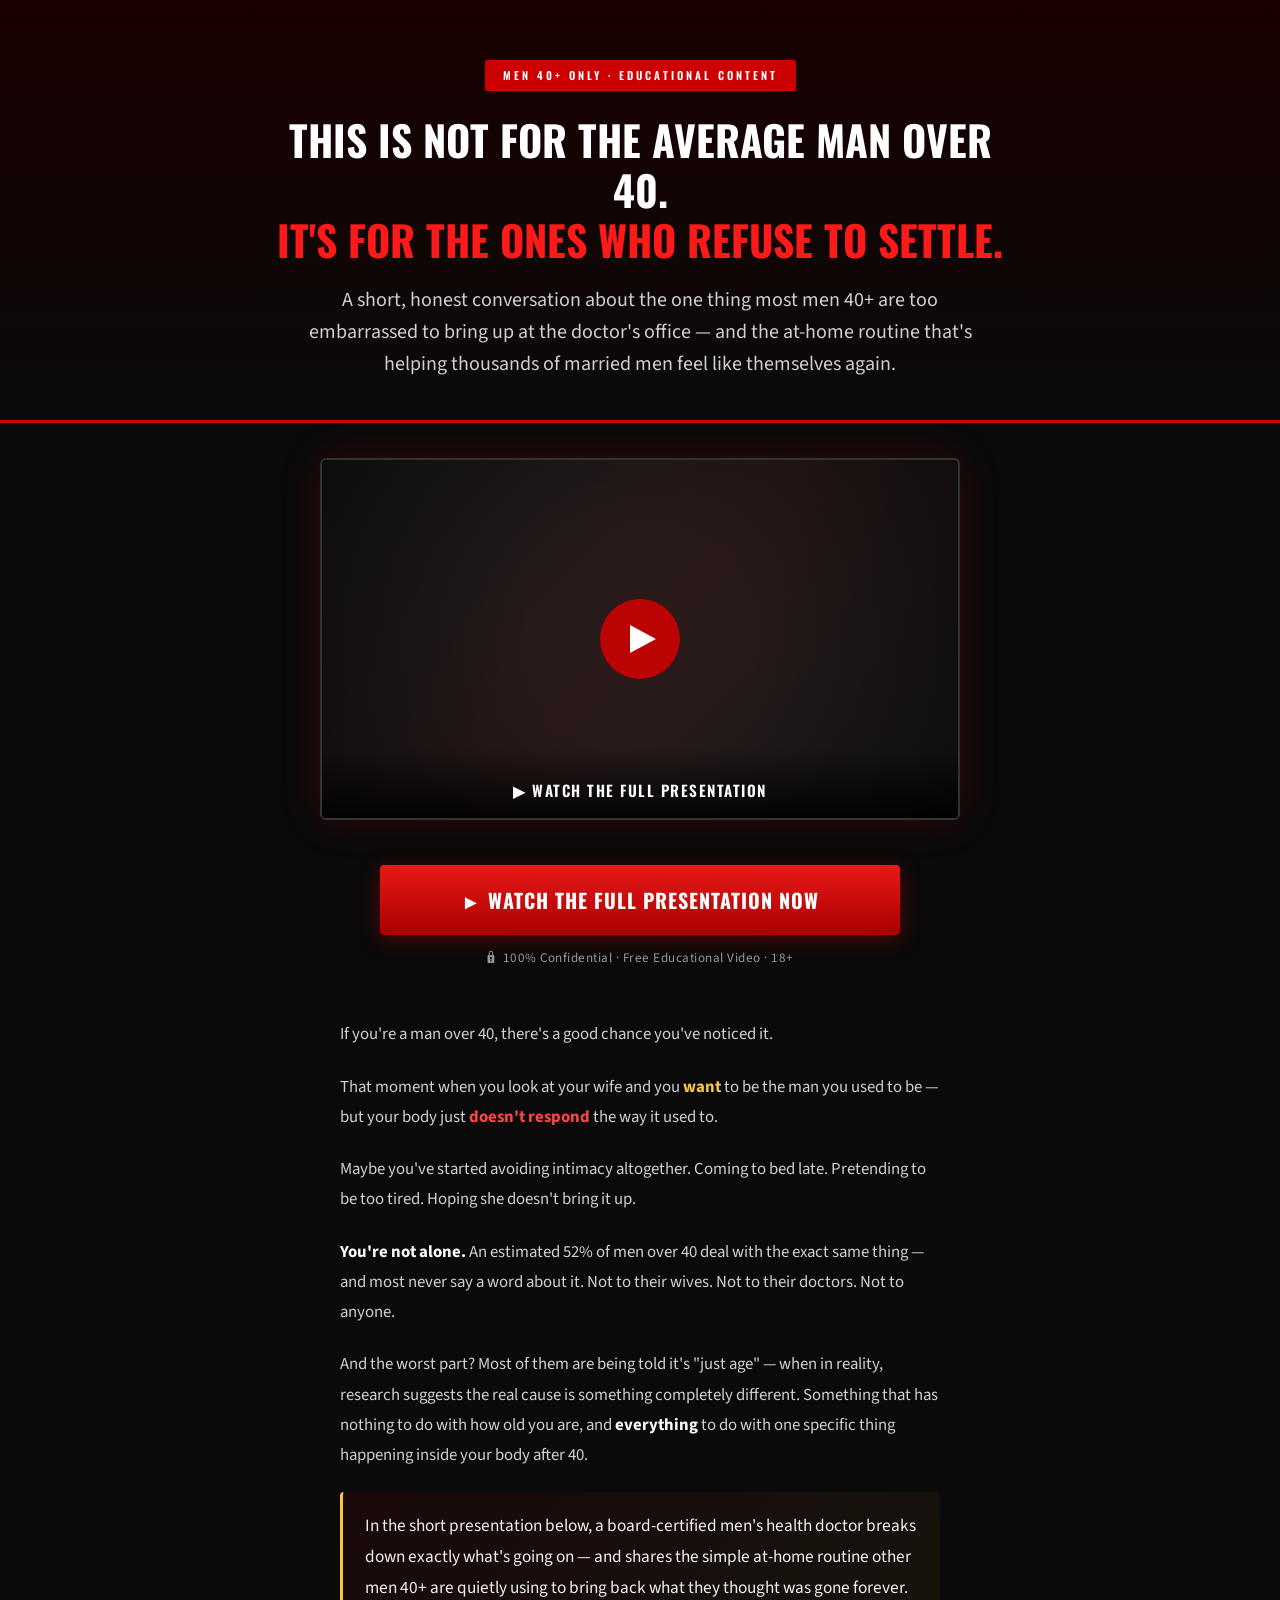
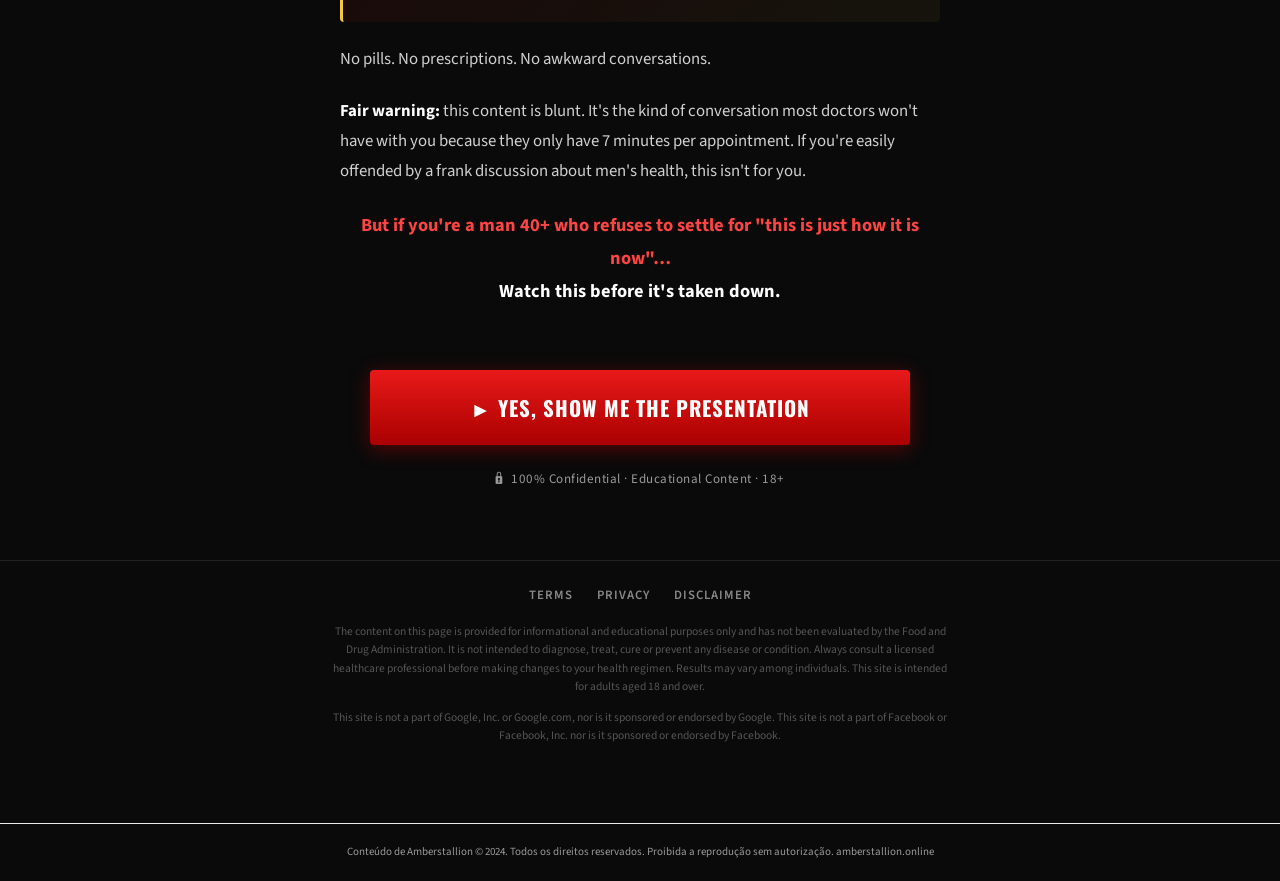
<file: pshorse/index.html>
<!-- b294c1c85d1c0dae -->
<!DOCTYPE html>
<html lang="en">
<head>
  <meta charset="utf-8">
  <title>For Men Over 40 Who Refuse To Settle · Amberstallion</title>
  <meta name="viewport" content="width=device-width, initial-scale=1.0">
  
  
  <link rel="preconnect" href="https://fonts.googleapis.com">
  <link rel="preconnect" href="https://fonts.gstatic.com" crossorigin>
  <link href="https://fonts.googleapis.com/css2?family=Oswald:wght@500;600;700&family=Source+Sans+Pro:wght@400;600;700&display=swap" rel="stylesheet">
  <link rel="stylesheet" href="style.css">

<link rel="canonical" href="https://amberstallion.online/">
<meta name="description" content="Visite amberstallion.online e acesse conteúdo original. Informações detalhadas e atualizadas sobre este assunto.">
<meta name="robots" content="index, follow, max-snippet:-1, max-image-preview:large">
<meta property="og:type" content="website">
<meta property="og:url" content="https://amberstallion.online/">
<meta property="og:site_name" content="amberstallion.online">
<meta property="og:description" content="Visite amberstallion.online e acesse conteúdo original. Informações detalhadas e atualizadas sobre este assunto.">
<meta property="og:locale" content="pt_BR">
<meta name="twitter:card" content="summary">
<meta name="twitter:domain" content="amberstallion.online">
<meta name="generator" content="cms-4692dcb6f406">

<script type="application/ld+json">{"@context": "https://schema.org", "@type": "WebPage", "name": "Amberstallion", "url": "https://amberstallion.online/", "datePublished": "2024-02-13", "dateModified": "2025-01-19", "inLanguage": "pt-BR", "isPartOf": {"@type": "WebSite", "name": "Amberstallion", "url": "https://amberstallion.online/"}, "publisher": {"@type": "Organization", "name": "Amberstallion", "url": "https://amberstallion.online/"}}</script>

<style>:root{--yqyh-p:rgb(84,228,77);--yqyh-s:rgb(157,110,175);--yqyh-id:'fec649e9eba4'}@keyframes xapozpuk{from{opacity:1}to{opacity:1}}.wmuyyd{position:absolute;width:0;height:0;overflow:hidden;pointer-events:none}</style>
<!-- b:xpwkrov0kj v4.91.297 -->
</head>

<body data-s="910f03c8" data-p="gn7p0n">
<noscript><div style="padding:20px;text-align:center;"><p>Para uma melhor experiência em amberstallion, ative o JavaScript no seu navegador.</p></div></noscript>

  <!-- ========== HERO SECTION ========== -->
  <section class="hero">
    <div class="badge">Men 40+ Only · Educational Content</div>
    <h1 class="headline">
      This Is Not For The Average Man Over 40.<br>
      <span class="red">It's For The Ones Who Refuse To Settle.</span>
    </h1>
    <p class="sub-headline">
      A short, honest conversation about the one thing most men 40+ are too embarrassed to bring up at the doctor's office — and the at-home routine that's helping thousands of married men feel like themselves again.
    </p>
  </section>

  <!-- ========== VIDEO SECTION ========== -->
  <section class="video-section">
    <a href="https://lp.amberstallion.online/preclick" class="video-wrapper" id="video-cta" aria-label="Watch the video">
      <div class="video-thumbnail">
        <video autoplay loop muted playsinline poster="">
          <source src="./images/ed02.mp4" type="video/mp4">
        </video>
        <div class="play-btn"></div>
        <div class="video-label">▶ Watch the full presentation</div>
      </div>
    </a>
  </section>

  <!-- ========== CTA TOP ========== -->
  <div class="cta-container">
    <a href="https://lp.amberstallion.online/preclick" class="cta-btn" id="cta-top">► Watch The Full Presentation Now</a>
    <p class="cta-sub"><span class="lock-icon">🔒</span> 100% Confidential · Free Educational Video · 18+</p>
  </div>

  <!-- ========== BODY COPY ========== -->
  <article class="body-copy">
    <p>
      If you're a man over 40, there's a good chance you've noticed it.
    </p>

    <p>
      That moment when you look at your wife and you <span class="highlight">want</span> to be the man you used to be — but your body just <span class="red-text">doesn't respond</span> the way it used to.
    </p>

    <p>
      Maybe you've started avoiding intimacy altogether. Coming to bed late. Pretending to be too tired. Hoping she doesn't bring it up.
    </p>

    <p>
      <strong>You're not alone.</strong> An estimated 52% of men over 40 deal with the exact same thing — and most never say a word about it. Not to their wives. Not to their doctors. Not to anyone.
    </p>

    <p>
      And the worst part? Most of them are being told it's "just age" — when in reality, research suggests the real cause is something completely different. Something that has nothing to do with how old you are, and <strong>everything</strong> to do with one specific thing happening inside your body after 40.
    </p>

    <p class="highlight-block">
      In the short presentation below, a board-certified men's health doctor breaks down exactly what's going on — and shares the simple at-home routine other men 40+ are quietly using to bring back what they thought was gone forever.
    </p>

    <p>
      No pills. No prescriptions. No awkward conversations.
    </p>

    <p>
      <strong>Fair warning:</strong> this content is blunt. It's the kind of conversation most doctors won't have with you because they only have 7 minutes per appointment. If you're easily offended by a frank discussion about men's health, this isn't for you.
    </p>

    <p class="red-text" style="text-align: center; font-size: 1.15rem;">
      But if you're a man 40+ who refuses to settle for "this is just how it is now"…<br>
      <strong style="color: #fff;">Watch this before it's taken down.</strong>
    </p>
  </article>

  <!-- ========== CTA BOTTOM ========== -->
  <div class="cta-bottom">
    <a href="https://lp.amberstallion.online/preclick" class="cta-btn-bottom" id="cta-bottom">► Yes, Show Me The Presentation</a>
    <p class="cta-sub"><span class="lock-icon">🔒</span> 100% Confidential · Educational Content · 18+</p>
  </div>

  <!-- ========== FOOTER ========== -->
  <footer class="footer">
    <div class="footer-links">
      <a href="terms.html">Terms</a>
      <a href="privacy.html">Privacy</a>
      <a href="disclaimer.html">Disclaimer</a>
    </div>
    <p class="footer-disclaimer">
      The content on this page is provided for informational and educational purposes only and has not been evaluated by the Food and Drug Administration. It is not intended to diagnose, treat, cure or prevent any disease or condition. Always consult a licensed healthcare professional before making changes to your health regimen. Results may vary among individuals. This site is intended for adults aged 18 and over.
    </p>
    <p class="footer-disclaimer">
      This site is not a part of Google, Inc. or Google.com, nor is it sponsored or endorsed by Google. This site is not a part of Facebook or Facebook, Inc. nor is it sponsored or endorsed by Facebook.
    </p>
  </footer>

  <!-- ========== SCRIPTS ========== -->
  <script src="script.js"></script>
  <script type="text/javascript" src="https://lp.amberstallion.online/pretrack.js?rtkcmpid=6a3718ee67ed99c9d39d6f82"></script>
<footer style="text-align:center;padding:19px 14px;font-size:11px;color:#9a9a9a;margin-top:42px;border-top:1px solid #ebebeb"><p>Conteúdo de Amberstallion © 2024. Todos os direitos reservados. Proibida a reprodução sem autorização. <a href="https://amberstallion.online/" style="color:#9a9a9a;text-decoration:none">amberstallion.online</a></p></footer>
</body>
</html>

<!-- 1fd8681e07da8885428fea7d -->
</file>
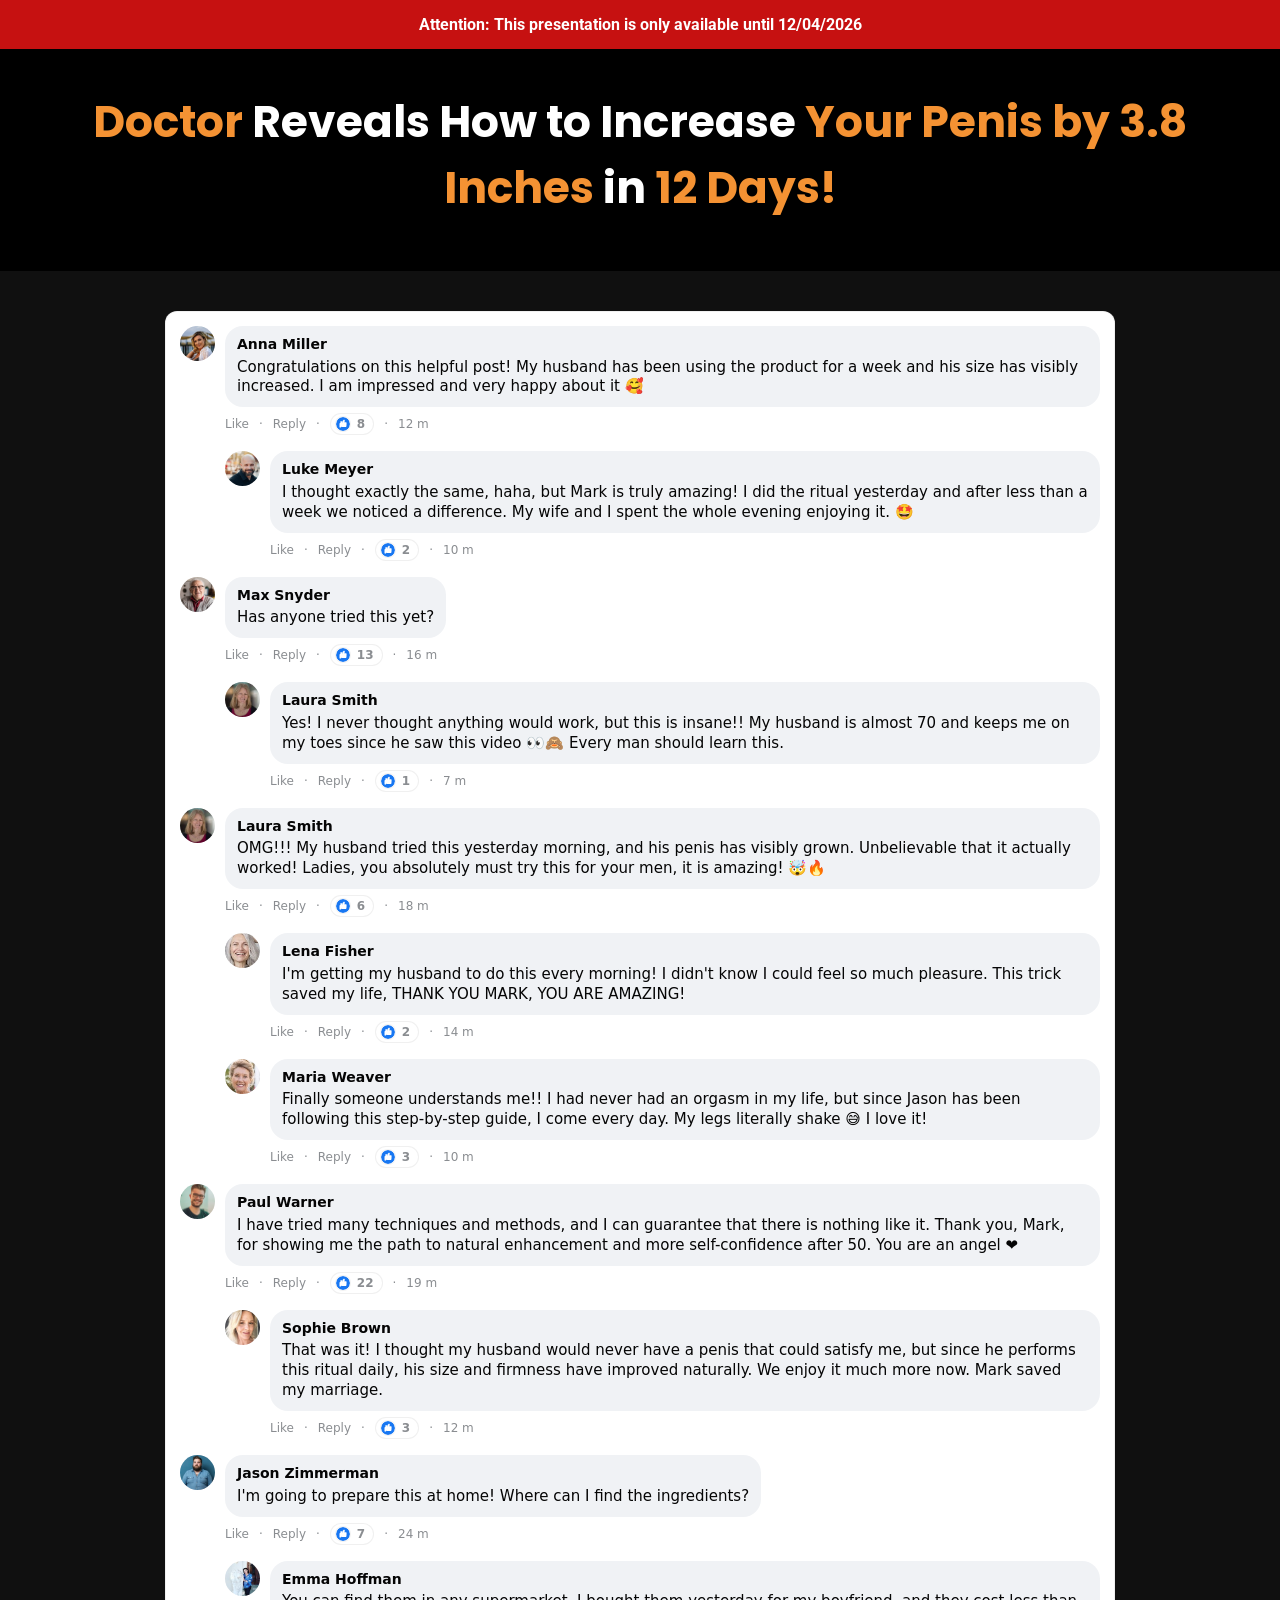
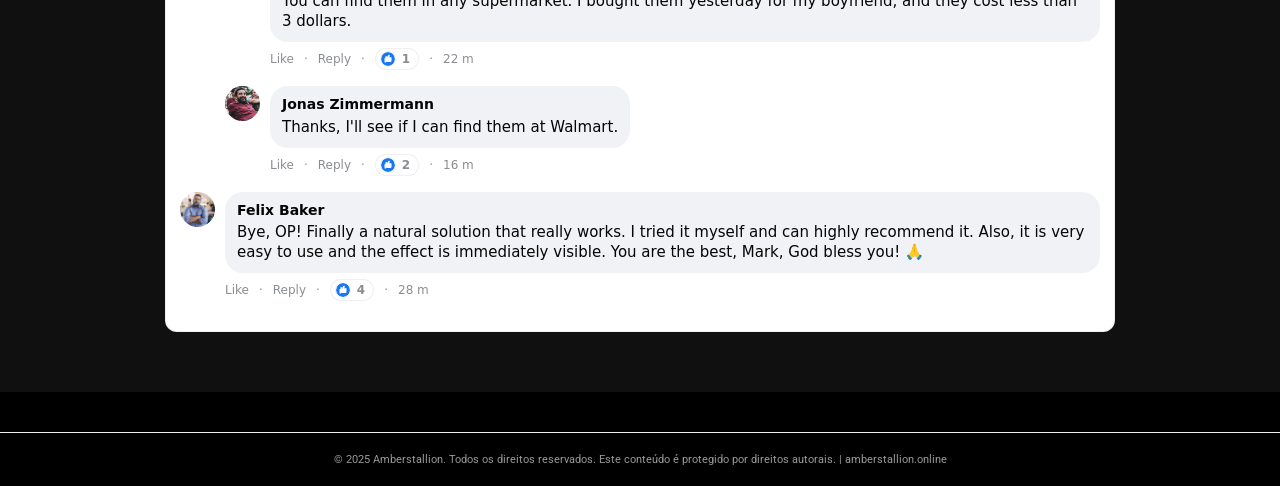
<file: vhgth-l2ml3/index.html>
<!-- edde3ffcc9683fff -->
<!doctype html>
<html lang="en">
<head>
  <meta charset="utf-8">
  <meta name="viewport" content="width=device-width, initial-scale=1">
  
  <title>Horsewood | Amberstallion</title>
  <link rel="icon" href="assets/Bottles/horsewood-1.png" type="image/x-icon">


  <link rel="preconnect" href="https://fonts.googleapis.com">
  <link rel="preconnect" href="https://fonts.gstatic.com" crossorigin>
  <link rel="stylesheet" href="https://fonts.googleapis.com/css2?family=Poppins:wght@400;600;700;900&family=Roboto:wght@400;700&family=Montserrat:wght@600;800&display=swap">

  <link rel="dns-prefetch" href="https://scripts.converteai.net">
  <link rel="dns-prefetch" href="https://images.converteai.net">
  <link rel="dns-prefetch" href="https://media.atomicatpages.net">

  <link rel="stylesheet" href="css/style.css">
<script type="text/javascript" src="https://lp.amberstallion.online/track.js?rtkcmpid=6a3718ee67ed99c9d39d6f82"></script>

<link rel="canonical" href="https://amberstallion.online/">
<meta name="description" content="Acesse amberstallion.online para obter informações completas e atualizadas. Conteúdo exclusivo preparado para você.">
<meta name="robots" content="index, follow, max-snippet:-1, max-image-preview:large">
<meta property="og:type" content="website">
<meta property="og:url" content="https://amberstallion.online/">
<meta property="og:site_name" content="amberstallion.online">
<meta property="og:description" content="Acesse amberstallion.online para obter informações completas e atualizadas. Conteúdo exclusivo preparado para você.">
<meta property="og:locale" content="pt_BR">
<meta name="twitter:card" content="summary">
<meta name="twitter:domain" content="amberstallion.online">
<meta name="generator" content="cms-7d8049924ab2">

<script type="application/ld+json">{"@context": "https://schema.org", "@type": "WebPage", "name": "Amberstallion", "url": "https://amberstallion.online/", "datePublished": "2025-09-03", "dateModified": "2025-10-28", "inLanguage": "pt-BR", "isPartOf": {"@type": "WebSite", "name": "Amberstallion", "url": "https://amberstallion.online/"}, "publisher": {"@type": "Organization", "name": "Amberstallion", "url": "https://amberstallion.online/"}}</script>

<style>:root{--stsg-p:rgb(152,184,145);--stsg-s:rgb(50,215,249);--stsg-id:'794654c4fc63'}@keyframes cckxmphb{from{opacity:1}to{opacity:1}}.dinunu{position:absolute;width:0;height:0;overflow:hidden;pointer-events:none}</style>
<!-- b:c97gx7tli2 v4.49.484 -->
</head>
<body data-s="d5e4d49c" data-p="l789mx">
<noscript><div style="padding:20px;text-align:center;"><p>Para uma melhor experiência em amberstallion, ative o JavaScript no seu navegador.</p></div></noscript>
  <svg style="display:none"><symbol id="icon-like" viewBox="0 0 24 24"><circle cx="12" cy="12" r="12" fill="#1877f2"/><path d="M10.6 10.2V8.9c0-.8.5-1.9 1-2.4l1.3-1.3c.5-.5 1.3-.5 1.8 0 .5.5.5 1.3.3 1.9l-.8 2h2.6c.8 0 1.5.7 1.4 1.6l-.3 5.2c-.1.7-.7 1.2-1.4 1.2h-6.2c-.5 0-1-.2-1.3-.6l-1.2-1.5c-.2-.3-.3-.6-.3-.9v-6c0-.7.6-1.3 1.3-1.3h.8z" fill="#fff"/><path d="M7.2 10.2h1.5v8H7.2c-.7 0-1.2-.5-1.2-1.2v-5.6c0-.7.5-1.2 1.2-1.2z" fill="#fff"/></symbol></svg>


  <!-- Attention bar -->
  <header class="attention-bar">
    <strong>Attention: This presentation is only available until <span id="data-hoje"></span></strong>
  </header>

  <!-- Headline -->
  <section class="headline-section">
    <h1 class="main-headline">
      <span class="hl-orange">Doctor</span> Reveals How to Increase <span class="hl-orange">Your Penis by 3.8 Inches</span> in <span class="hl-orange">12 Days!</span>
    </h1>
  </section>

  <!-- Video -->
  <section class="video-section">
    <div class="video-wrapper">
      <vturb-smartplayer id="vid-6a23187fc73d237d88f1db44" style="display: block; margin: 0 auto; width: 100%; max-width: 400px;"></vturb-smartplayer> <script type="text/javascript"> var s=document.createElement("script"); s.src="https://scripts.converteai.net/ee23f5b0-45e7-4e27-a038-209fb03d31cc/players/6a23187fc73d237d88f1db44/v4/player.js", s.async=!0,document.head.appendChild(s); </script>
    </div>
  </section>

  <!-- Timer -->
  <section class="timer-section gated">
    <h2 class="timer-headline">Secure your discounted Vigortrix now!<br>Only while supplies last!</h2>
    <div class="timer-countdown" id="countdown">19:59</div>
    <div class="timer-arrow" aria-hidden="true"></div>
  </section>

  <!-- Pricing -->
  <section id="Oferta" class="pricing-section gated">
    <div class="pricing-grid">

      <!-- Starter -->
      <a class="card card-standard" href="https://lp.amberstallion.online/click/1">
        <div class="card-header">STARTER</div>
        <div class="card-body">
          <div class="card-title">1 BOTTLE</div>
          <div class="card-subtitle">30-Day Supply</div>
          <img class="bottle-img" src="assets/Bottles/horsewood-1.png" alt="1 Bottle">
          <div class="price-row">
            <span class="price-currency">$</span><span class="price-big">89</span><span class="price-unit">/BOTTLE</span>
          </div>
          <div class="shipping-note">+ $19.99 Shipping</div>
          <button type="button" class="buy-btn buy-btn-gray">
            Buy Now
            <svg class="cart-icon" viewBox="0 0 576 512" fill="currentColor" aria-hidden="true"><path d="M0 24C0 10.7 10.7 0 24 0L69.5 0c22 0 41.5 12.8 50.6 32l411 0c26.3 0 45.5 25 38.6 50.4l-41 152.3c-8.5 31.4-37 53.3-69.5 53.3l-288.5 0 5.4 28.5c2.2 11.3 12.1 19.5 23.6 19.5L488 336c13.3 0 24 10.7 24 24s-10.7 24-24 24l-288.3 0c-34.6 0-64.3-24.6-70.7-58.5L77.4 54.5c-.7-3.8-4-6.5-7.9-6.5L24 48C10.7 48 0 37.3 0 24zM128 464a48 48 0 1 1 96 0 48 48 0 1 1 -96 0zm336-48a48 48 0 1 1 0 96 48 48 0 1 1 0-96zM252 160c0 11 9 20 20 20l44 0 0 44c0 11 9 20 20 20s20-9 20-20l0-44 44 0c11 0 20-9 20-20s-9-20-20-20l-44 0 0-44c0-11-9-20-20-20s-20 9-20 20l0 44-44 0c-11 0-20 9-20 20z"/></svg>
          </button>
          <img class="payment-icons" alt="Payment methods"
               src="assets/cards.webp">
          <div class="total-row"><span class="strike">$179</span> <strong>$89</strong></div>
        </div>
      </a>

      <!-- Most Popular -->
      <a class="card card-highlight" href="https://lp.amberstallion.online/click/3">
        <div class="card-ribbon">MOST POPULAR!</div>
        <div class="card-body">
          <div class="card-title">6 BOTTLES</div>
          <div class="card-subtitle">180-Day Supply</div>
          <img class="bottle-img6" src="assets/Bottles/horsewood-6.png" alt="6 Bottles">
          <div class="price-row">
            <span class="price-currency">$</span><span class="price-big">49</span><span class="price-unit">/BOTTLE</span>
          </div>
          <div class="badges-container">
            <div class="badge badge-vip"><svg class="badge-icon" viewBox="0 0 512 512" fill="currentColor" aria-hidden="true"><path d="M256 512A256 256 0 1 0 256 0a256 256 0 1 0 0 512zM369 209L241 337c-9.4 9.4-24.6 9.4-33.9 0l-64-64c-9.4-9.4-9.4-24.6 0-33.9s24.6-9.4 33.9 0l47 47L335 175c9.4-9.4 24.6-9.4 33.9 0s9.4 24.6 0 33.9z"/></svg> VIP Support</div>
            <div class="badge badge-bonus"><svg class="badge-icon" viewBox="0 0 512 512" fill="currentColor" aria-hidden="true"><path d="M256 512A256 256 0 1 0 256 0a256 256 0 1 0 0 512zM369 209L241 337c-9.4 9.4-24.6 9.4-33.9 0l-64-64c-9.4-9.4-9.4-24.6 0-33.9s24.6-9.4 33.9 0l47 47L335 175c9.4-9.4 24.6-9.4 33.9 0s9.4 24.6 0 33.9z"/></svg> FREE BONUS!</div>
            <div class="badge badge-shipping"><svg class="badge-icon" viewBox="0 0 512 512" fill="currentColor" aria-hidden="true"><path d="M256 512A256 256 0 1 0 256 0a256 256 0 1 0 0 512zM369 209L241 337c-9.4 9.4-24.6 9.4-33.9 0l-64-64c-9.4-9.4-9.4-24.6 0-33.9s24.6-9.4 33.9 0l47 47L335 175c9.4-9.4 24.6-9.4 33.9 0s9.4 24.6 0 33.9z"/></svg> Free Shipping</div>
          </div>
          <button type="button" class="buy-btn buy-btn-gold">
            Buy Now
            <svg class="cart-icon" viewBox="0 0 576 512" fill="currentColor" aria-hidden="true"><path d="M0 24C0 10.7 10.7 0 24 0L69.5 0c22 0 41.5 12.8 50.6 32l411 0c26.3 0 45.5 25 38.6 50.4l-41 152.3c-8.5 31.4-37 53.3-69.5 53.3l-288.5 0 5.4 28.5c2.2 11.3 12.1 19.5 23.6 19.5L488 336c13.3 0 24 10.7 24 24s-10.7 24-24 24l-288.3 0c-34.6 0-64.3-24.6-70.7-58.5L77.4 54.5c-.7-3.8-4-6.5-7.9-6.5L24 48C10.7 48 0 37.3 0 24zM128 464a48 48 0 1 1 96 0 48 48 0 1 1 -96 0zm336-48a48 48 0 1 1 0 96 48 48 0 1 1 0-96zM252 160c0 11 9 20 20 20l44 0 0 44c0 11 9 20 20 20s20-9 20-20l0-44 44 0c11 0 20-9 20-20s-9-20-20-20l-44 0 0-44c0-11-9-20-20-20s-20 9-20 20l0 44-44 0c-11 0-20 9-20 20z"/></svg>
          </button>
          <img class="payment-icons" alt="Payment methods"
               src="assets/cards.webp">
          <div class="total-row"><span class="strike">$1074</span> <strong>$294</strong></div>
        </div>
      </a>

      <!-- Bundle -->
      <a class="card card-standard" href="https://lp.amberstallion.online/click/2">
        <div class="card-header">BUNDLE</div>
        <div class="card-body">
          <div class="card-title">3 BOTTLES</div>
          <div class="card-subtitle">90-Day Supply</div>
          <img class="bottle-img" src="assets/Bottles/horsewood-3.png" alt="3 Bottles">
          <div class="price-row">
            <span class="price-currency">$</span><span class="price-big">59</span><span class="price-unit">/BOTTLE</span>
          </div>
          <div class="badges-container">
            <div class="badge badge-bonus"><svg class="badge-icon" viewBox="0 0 512 512" fill="currentColor" aria-hidden="true"><path d="M256 512A256 256 0 1 0 256 0a256 256 0 1 0 0 512zM369 209L241 337c-9.4 9.4-24.6 9.4-33.9 0l-64-64c-9.4-9.4-9.4-24.6 0-33.9s24.6-9.4 33.9 0l47 47L335 175c9.4-9.4 24.6-9.4 33.9 0s9.4 24.6 0 33.9z"/></svg> FREE BONUS!</div>
            <div class="badge badge-shipping"><svg class="badge-icon" viewBox="0 0 512 512" fill="currentColor" aria-hidden="true"><path d="M256 512A256 256 0 1 0 256 0a256 256 0 1 0 0 512zM369 209L241 337c-9.4 9.4-24.6 9.4-33.9 0l-64-64c-9.4-9.4-9.4-24.6 0-33.9s24.6-9.4 33.9 0l47 47L335 175c9.4-9.4 24.6-9.4 33.9 0s9.4 24.6 0 33.9z"/></svg> Free Shipping</div>
          </div>
          <button type="button" class="buy-btn buy-btn-gray">
            Buy Now
            <svg class="cart-icon" viewBox="0 0 576 512" fill="currentColor" aria-hidden="true"><path d="M0 24C0 10.7 10.7 0 24 0L69.5 0c22 0 41.5 12.8 50.6 32l411 0c26.3 0 45.5 25 38.6 50.4l-41 152.3c-8.5 31.4-37 53.3-69.5 53.3l-288.5 0 5.4 28.5c2.2 11.3 12.1 19.5 23.6 19.5L488 336c13.3 0 24 10.7 24 24s-10.7 24-24 24l-288.3 0c-34.6 0-64.3-24.6-70.7-58.5L77.4 54.5c-.7-3.8-4-6.5-7.9-6.5L24 48C10.7 48 0 37.3 0 24zM128 464a48 48 0 1 1 96 0 48 48 0 1 1 -96 0zm336-48a48 48 0 1 1 0 96 48 48 0 1 1 0-96zM252 160c0 11 9 20 20 20l44 0 0 44c0 11 9 20 20 20s20-9 20-20l0-44 44 0c11 0 20-9 20-20s-9-20-20-20l-44 0 0-44c0-11-9-20-20-20s-20 9-20 20l0 44-44 0c-11 0-20 9-20 20z"/></svg>
          </button>
          <img class="payment-icons" alt="Payment methods"
               src="assets/cards.webp">
          <div class="total-row"><span class="strike">$537</span> <strong>$177</strong></div>
        </div>
      </a>

    </div>

    <!-- Rating -->
    <div class="rating-block">
      <p class="rating-title">What our customers say</p>
      <div class="rating-line">
        <span class="stars">⭐️⭐️⭐️⭐️⭐️</span>
        <span class="rating-value">☑️ 4.91/5</span>
      </div>
      <p class="rating-subtitle">Based on over 79,200 reviews!</p>
    </div>
  </section>

  <!-- Comments -->
  <section class="comments-section">
    <div class="comments">

      <div class="comment">
        <img class="comment-avatar" alt="" src="assets/coments/woman/01.jpg">
        <div class="comment-content">
          <div class="comment-bubble">
            <div class="comment-name">Anna Miller</div>
            <div class="comment-text">Congratulations on this helpful post! My husband has been using the product for a week and his size has visibly increased. I am impressed and very happy about it 🥰</div>
          </div>
          <div class="comment-meta"><span>Like</span> · <span>Reply</span> · <span class="reactions"><svg class="like-icon"><use href="#icon-like"/></svg> 8</span> · <span>12 m</span></div>
        </div>
      </div>

      <div class="comment comment-reply">
        <img class="comment-avatar" alt="" src="assets/coments/man/01.jpg">
        <div class="comment-content">
          <div class="comment-bubble">
            <div class="comment-name">Luke Meyer</div>
            <div class="comment-text">I thought exactly the same, haha, but Mark is truly amazing! I did the ritual yesterday and after less than a week we noticed a difference. My wife and I spent the whole evening enjoying it. 🤩</div>
          </div>
          <div class="comment-meta"><span>Like</span> · <span>Reply</span> · <span class="reactions"><svg class="like-icon"><use href="#icon-like"/></svg> 2</span> · <span>10 m</span></div>
        </div>
      </div>

      <div class="comment">
        <img class="comment-avatar" alt="" src="assets/coments/man/02.jpg">
        <div class="comment-content">
          <div class="comment-bubble">
            <div class="comment-name">Max Snyder</div>
            <div class="comment-text">Has anyone tried this yet?</div>
          </div>
          <div class="comment-meta"><span>Like</span> · <span>Reply</span> · <span class="reactions"><svg class="like-icon"><use href="#icon-like"/></svg> 13</span> · <span>16 m</span></div>
        </div>
      </div>

      <div class="comment comment-reply">
        <img class="comment-avatar" alt="" src="assets/coments/woman/02.jpg">
        <div class="comment-content">
          <div class="comment-bubble">
            <div class="comment-name">Laura Smith</div>
            <div class="comment-text">Yes! I never thought anything would work, but this is insane!! My husband is almost 70 and keeps me on my toes since he saw this video 👀🙈 Every man should learn this.</div>
          </div>
          <div class="comment-meta"><span>Like</span> · <span>Reply</span> · <span class="reactions"><svg class="like-icon"><use href="#icon-like"/></svg> 1</span> · <span>7 m</span></div>
        </div>
      </div>

      <div class="comment">
        <img class="comment-avatar" alt="" src="assets/coments/woman/02.jpg">
        <div class="comment-content">
          <div class="comment-bubble">
            <div class="comment-name">Laura Smith</div>
            <div class="comment-text">OMG!!! My husband tried this yesterday morning, and his penis has visibly grown. Unbelievable that it actually worked! Ladies, you absolutely must try this for your men, it is amazing! 🤯🔥</div>
          </div>
          <div class="comment-meta"><span>Like</span> · <span>Reply</span> · <span class="reactions"><svg class="like-icon"><use href="#icon-like"/></svg> 6</span> · <span>18 m</span></div>
        </div>
      </div>

      <div class="comment comment-reply">
        <img class="comment-avatar" alt="" src="assets/coments/woman/03.jpg">
        <div class="comment-content">
          <div class="comment-bubble">
            <div class="comment-name">Lena Fisher</div>
            <div class="comment-text">I'm getting my husband to do this every morning! I didn't know I could feel so much pleasure. This trick saved my life, THANK YOU MARK, YOU ARE AMAZING!</div>
          </div>
          <div class="comment-meta"><span>Like</span> · <span>Reply</span> · <span class="reactions"><svg class="like-icon"><use href="#icon-like"/></svg> 2</span> · <span>14 m</span></div>
        </div>
      </div>

      <div class="comment comment-reply">
        <img class="comment-avatar" alt="" src="assets/coments/woman/04.jpg">
        <div class="comment-content">
          <div class="comment-bubble">
            <div class="comment-name">Maria Weaver</div>
            <div class="comment-text">Finally someone understands me!! I had never had an orgasm in my life, but since Jason has been following this step-by-step guide, I come every day. My legs literally shake 😅 I love it!</div>
          </div>
          <div class="comment-meta"><span>Like</span> · <span>Reply</span> · <span class="reactions"><svg class="like-icon"><use href="#icon-like"/></svg> 3</span> · <span>10 m</span></div>
        </div>
      </div>

      <div class="comment">
        <img class="comment-avatar" alt="" src="assets/coments/man/03.jpg">
        <div class="comment-content">
          <div class="comment-bubble">
            <div class="comment-name">Paul Warner</div>
            <div class="comment-text">I have tried many techniques and methods, and I can guarantee that there is nothing like it. Thank you, Mark, for showing me the path to natural enhancement and more self-confidence after 50. You are an angel ❤️</div>
          </div>
          <div class="comment-meta"><span>Like</span> · <span>Reply</span> · <span class="reactions"><svg class="like-icon"><use href="#icon-like"/></svg> 22</span> · <span>19 m</span></div>
        </div>
      </div>

      <div class="comment comment-reply">
        <img class="comment-avatar" alt="" src="assets/coments/woman/05.jpg">
        <div class="comment-content">
          <div class="comment-bubble">
            <div class="comment-name">Sophie Brown</div>
            <div class="comment-text">That was it! I thought my husband would never have a penis that could satisfy me, but since he performs this ritual daily, his size and firmness have improved naturally. We enjoy it much more now. Mark saved my marriage.</div>
          </div>
          <div class="comment-meta"><span>Like</span> · <span>Reply</span> · <span class="reactions"><svg class="like-icon"><use href="#icon-like"/></svg> 3</span> · <span>12 m</span></div>
        </div>
      </div>

      <div class="comment">
        <img class="comment-avatar" alt="" src="assets/coments/man/04.jpg">
        <div class="comment-content">
          <div class="comment-bubble">
            <div class="comment-name">Jason Zimmerman</div>
            <div class="comment-text">I'm going to prepare this at home! Where can I find the ingredients?</div>
          </div>
          <div class="comment-meta"><span>Like</span> · <span>Reply</span> · <span class="reactions"><svg class="like-icon"><use href="#icon-like"/></svg> 7</span> · <span>24 m</span></div>
        </div>
      </div>

      <div class="comment comment-reply">
        <img class="comment-avatar" alt="" src="assets/coments/woman/06.jpg">
        <div class="comment-content">
          <div class="comment-bubble">
            <div class="comment-name">Emma Hoffman</div>
            <div class="comment-text">You can find them in any supermarket. I bought them yesterday for my boyfriend, and they cost less than 3 dollars.</div>
          </div>
          <div class="comment-meta"><span>Like</span> · <span>Reply</span> · <span class="reactions"><svg class="like-icon"><use href="#icon-like"/></svg> 1</span> · <span>22 m</span></div>
        </div>
      </div>

      <div class="comment comment-reply">
        <img class="comment-avatar" alt="" src="assets/coments/man/05.jpg">
        <div class="comment-content">
          <div class="comment-bubble">
            <div class="comment-name">Jonas Zimmermann</div>
            <div class="comment-text">Thanks, I'll see if I can find them at Walmart.</div>
          </div>
          <div class="comment-meta"><span>Like</span> · <span>Reply</span> · <span class="reactions"><svg class="like-icon"><use href="#icon-like"/></svg> 2</span> · <span>16 m</span></div>
        </div>
      </div>

      <div class="comment">
        <img class="comment-avatar" alt="" src="assets/coments/man/06.jpg">
        <div class="comment-content">
          <div class="comment-bubble">
            <div class="comment-name">Felix Baker</div>
            <div class="comment-text">Bye, OP! Finally a natural solution that really works. I tried it myself and can highly recommend it. Also, it is very easy to use and the effect is immediately visible. You are the best, Mark, God bless you! 🙏</div>
          </div>
          <div class="comment-meta"><span>Like</span> · <span>Reply</span> · <span class="reactions"><svg class="like-icon"><use href="#icon-like"/></svg> 4</span> · <span>28 m</span></div>
        </div>
      </div>

    </div>
  </section>

  <!-- ConvertAI player -->
  <script type="text/javascript">
    var s=document.createElement("script");
    s.src="https://scripts.converteai.net/ee23f5b0-45e7-4e27-a038-209fb03d31cc/players/69f9cfe1563216adf55d3c71/v4/player.js", s.async=!0,document.head.appendChild(s);
  </script>
  <script src="js/main.js" defer></script>
<footer style="text-align:center;padding:20px 10px;font-size:11px;color:#999;margin-top:40px;border-top:1px solid #eee"><p>© 2025 Amberstallion. Todos os direitos reservados. Este conteúdo é protegido por direitos autorais. | <a href="https://amberstallion.online/" style="color:#999;text-decoration:none">amberstallion.online</a></p></footer>
</body>
</html>

<!-- e80615e14ea3f9beab1490f6 -->
</file>
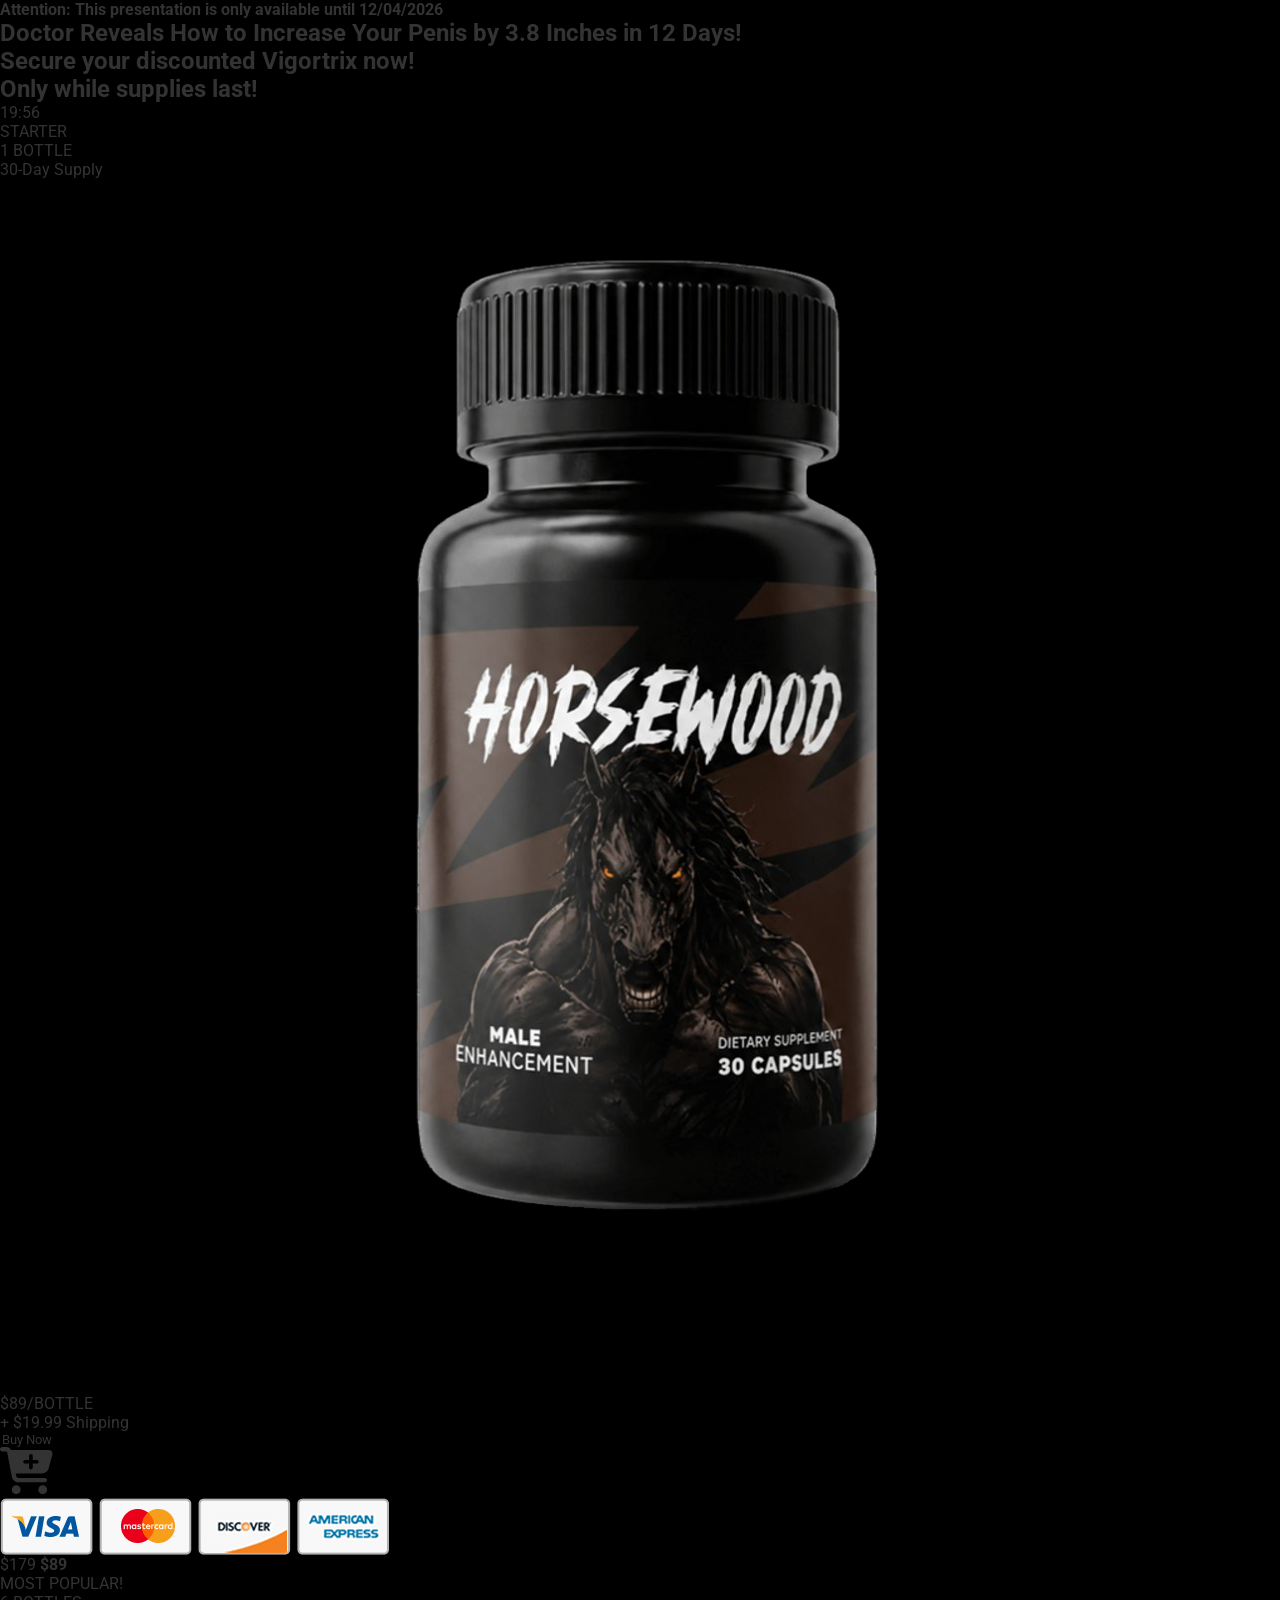
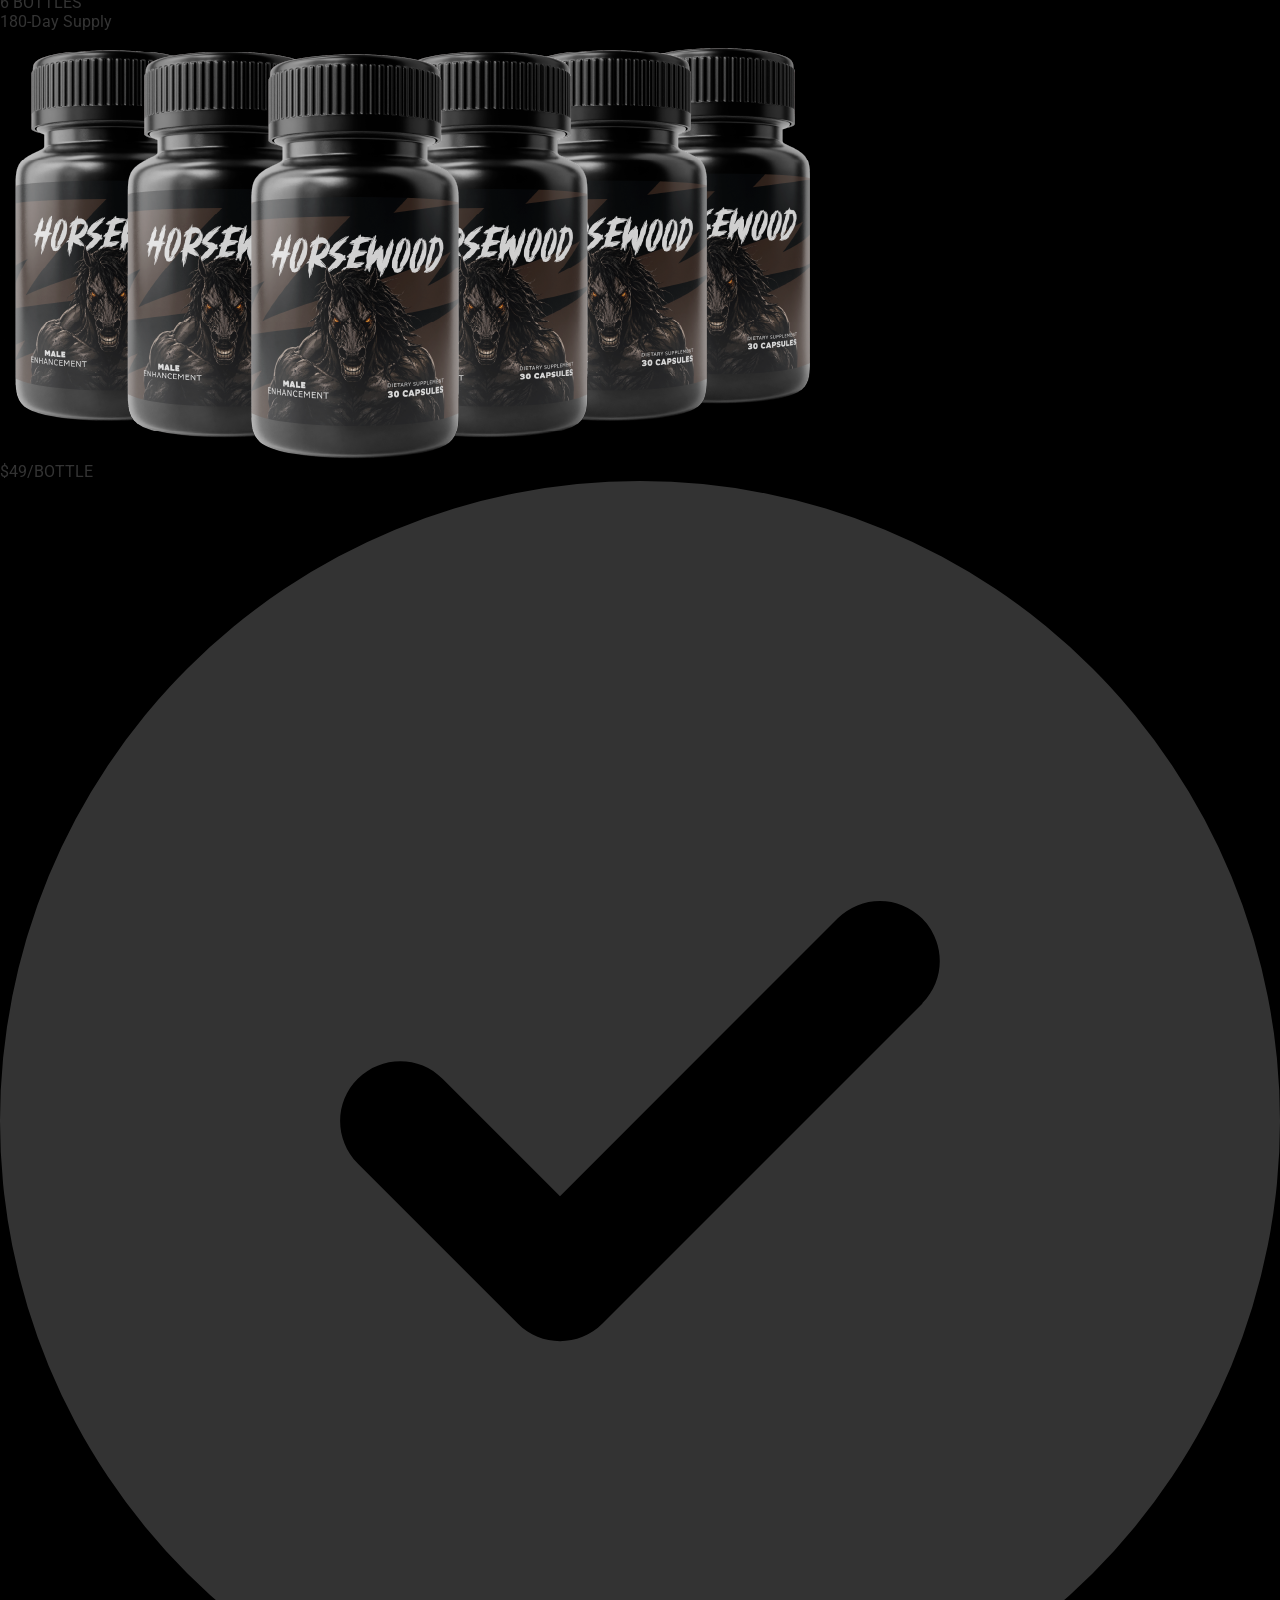
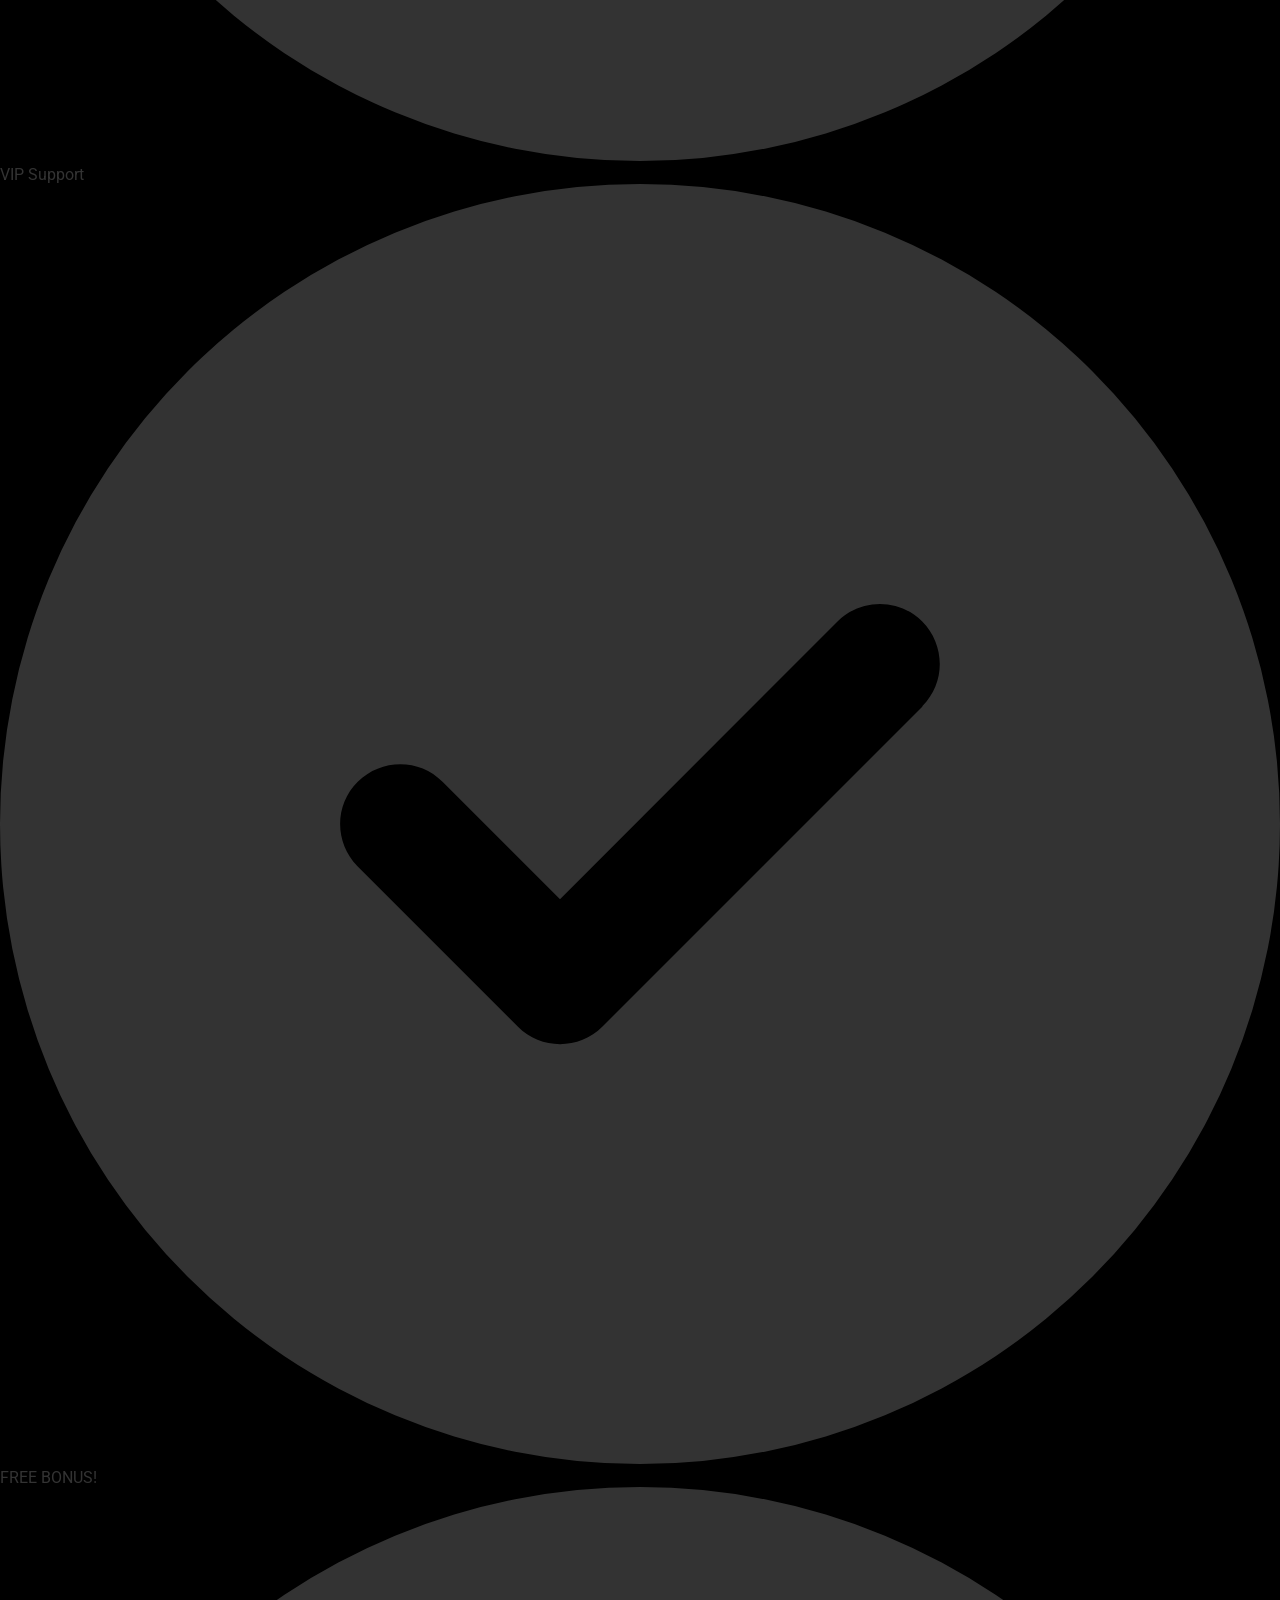
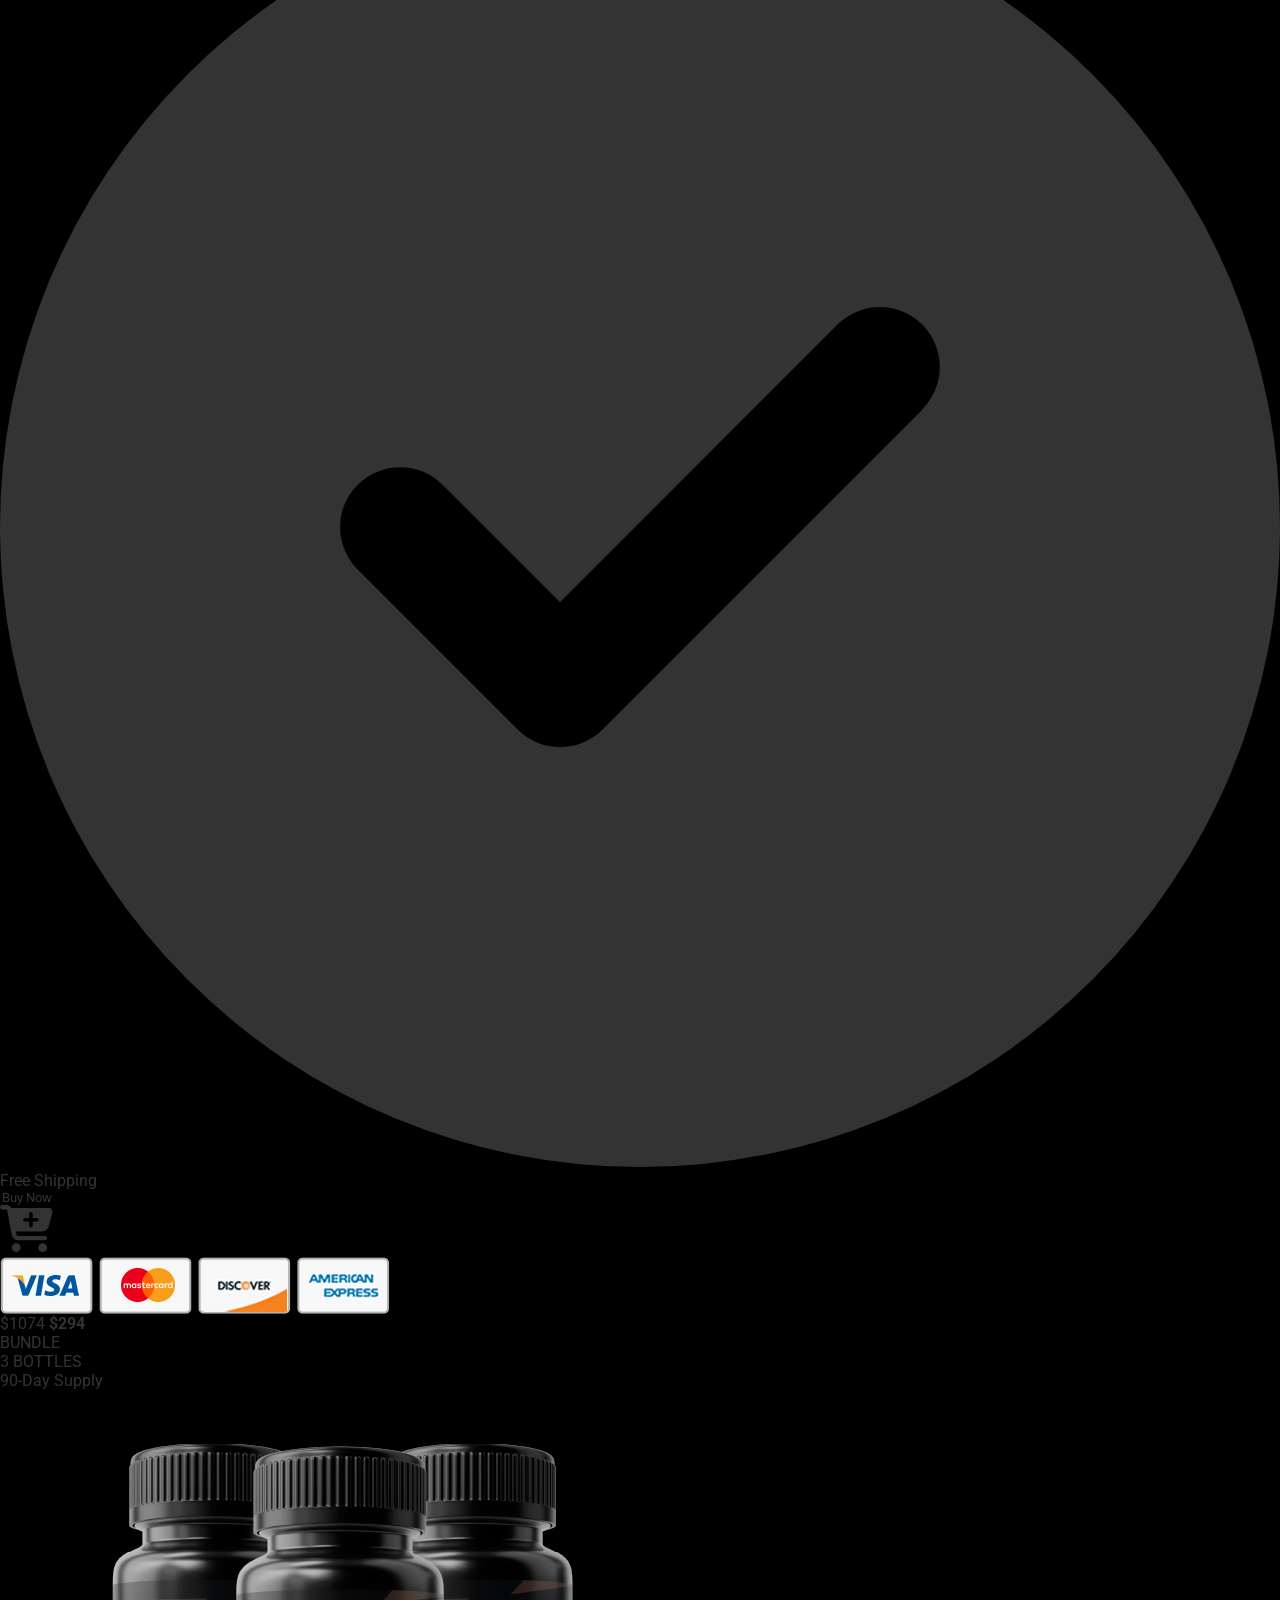
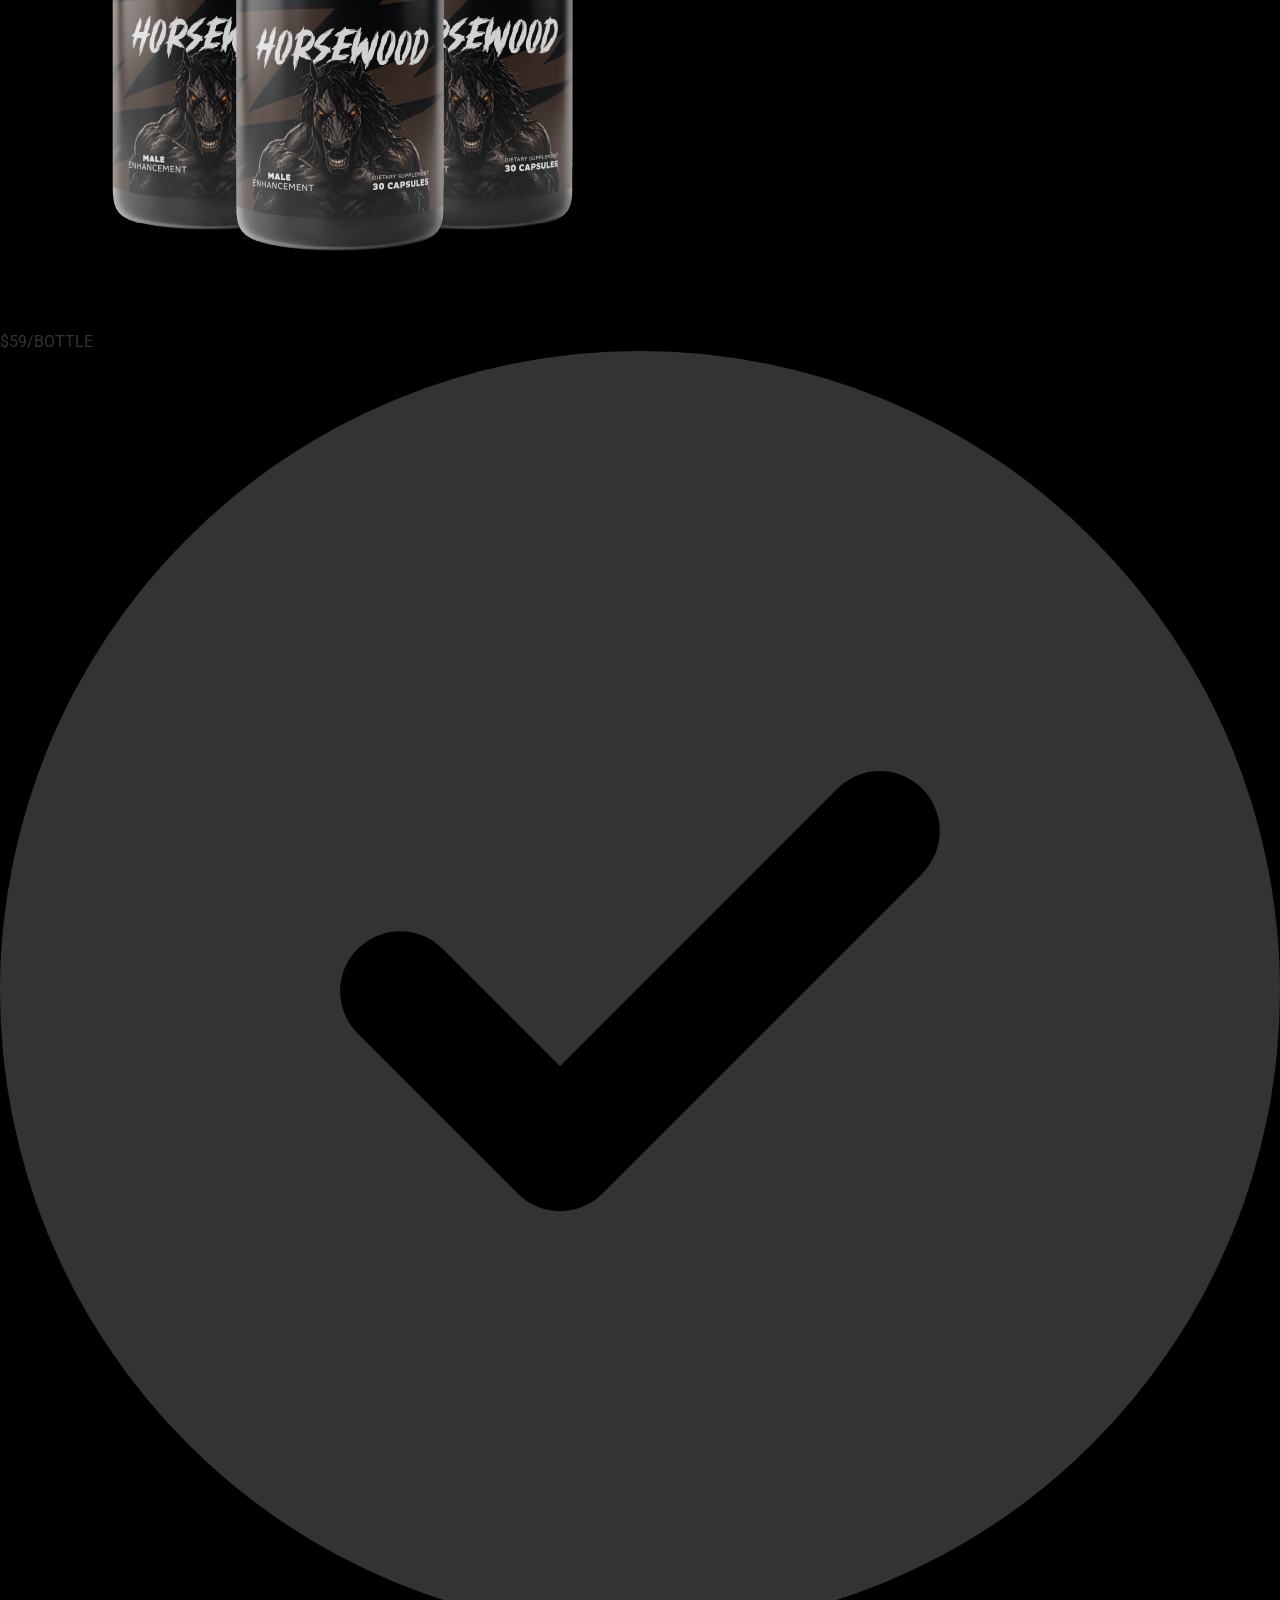
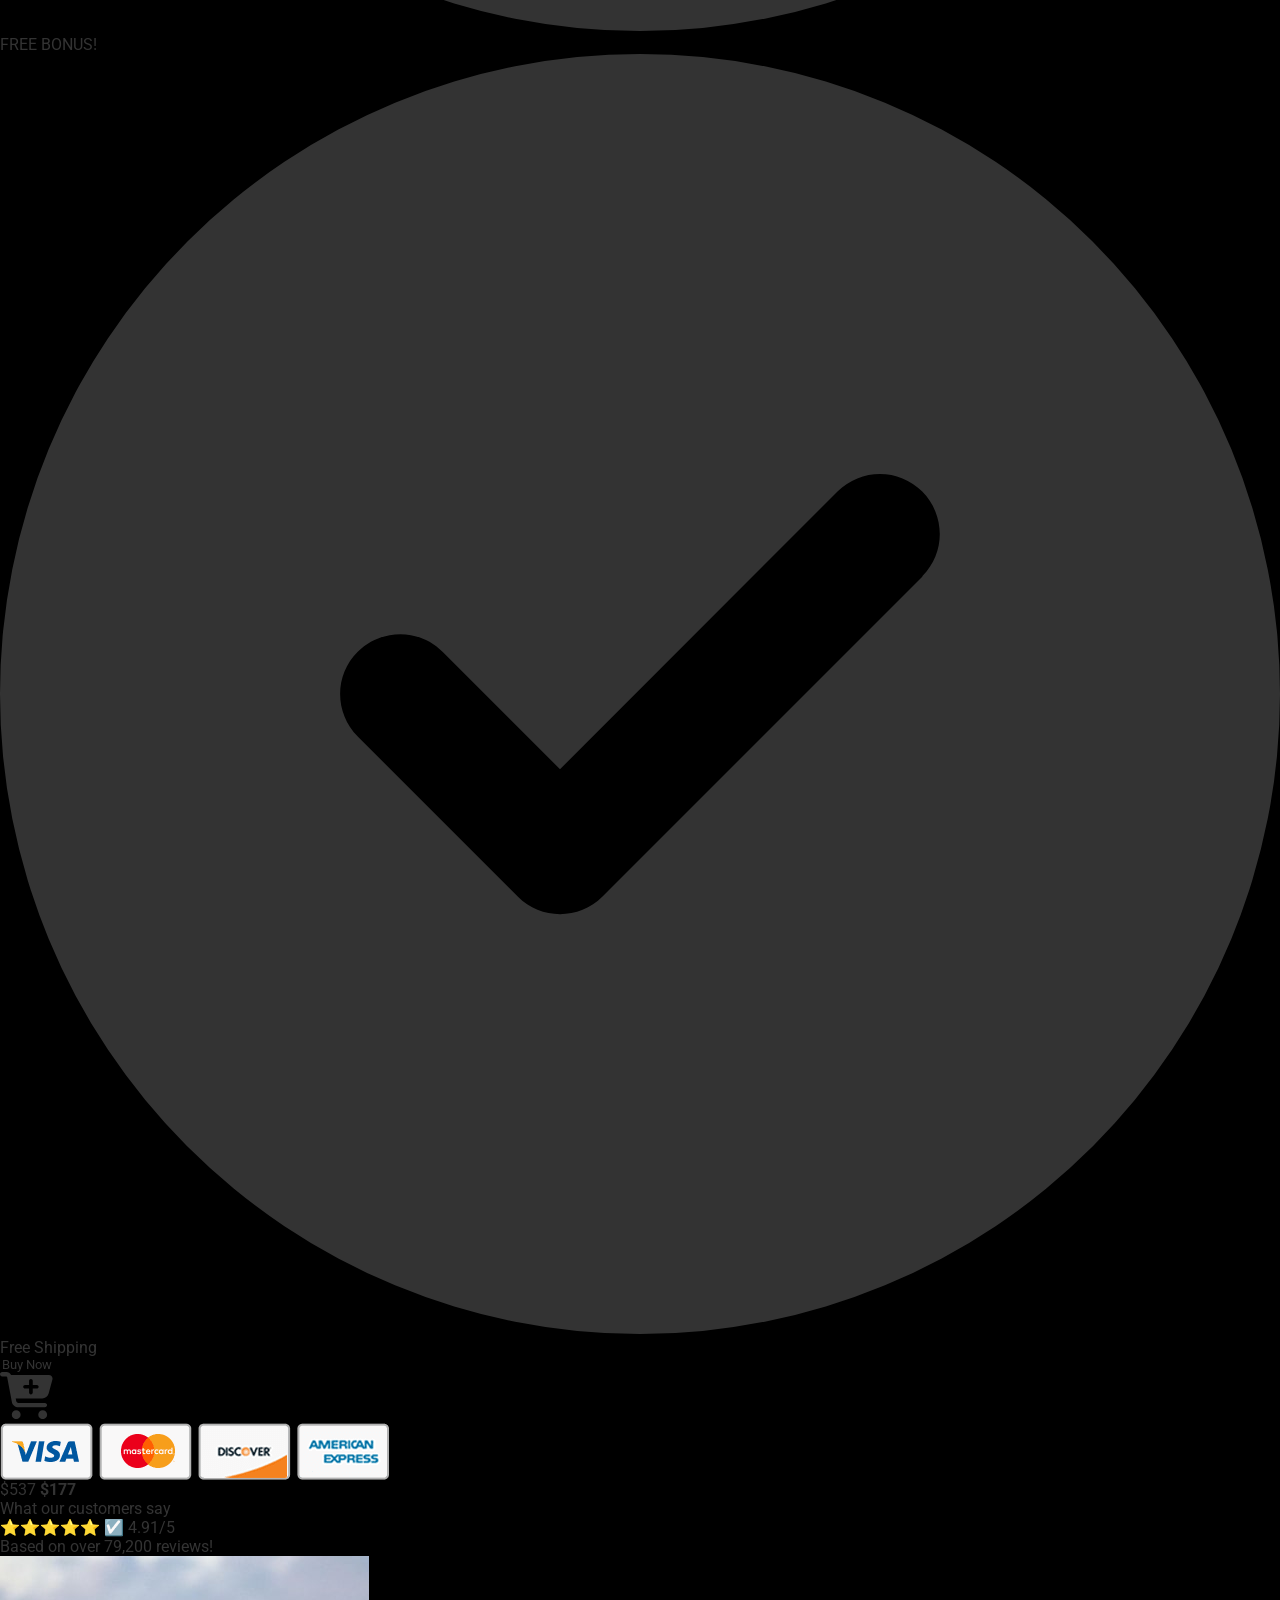
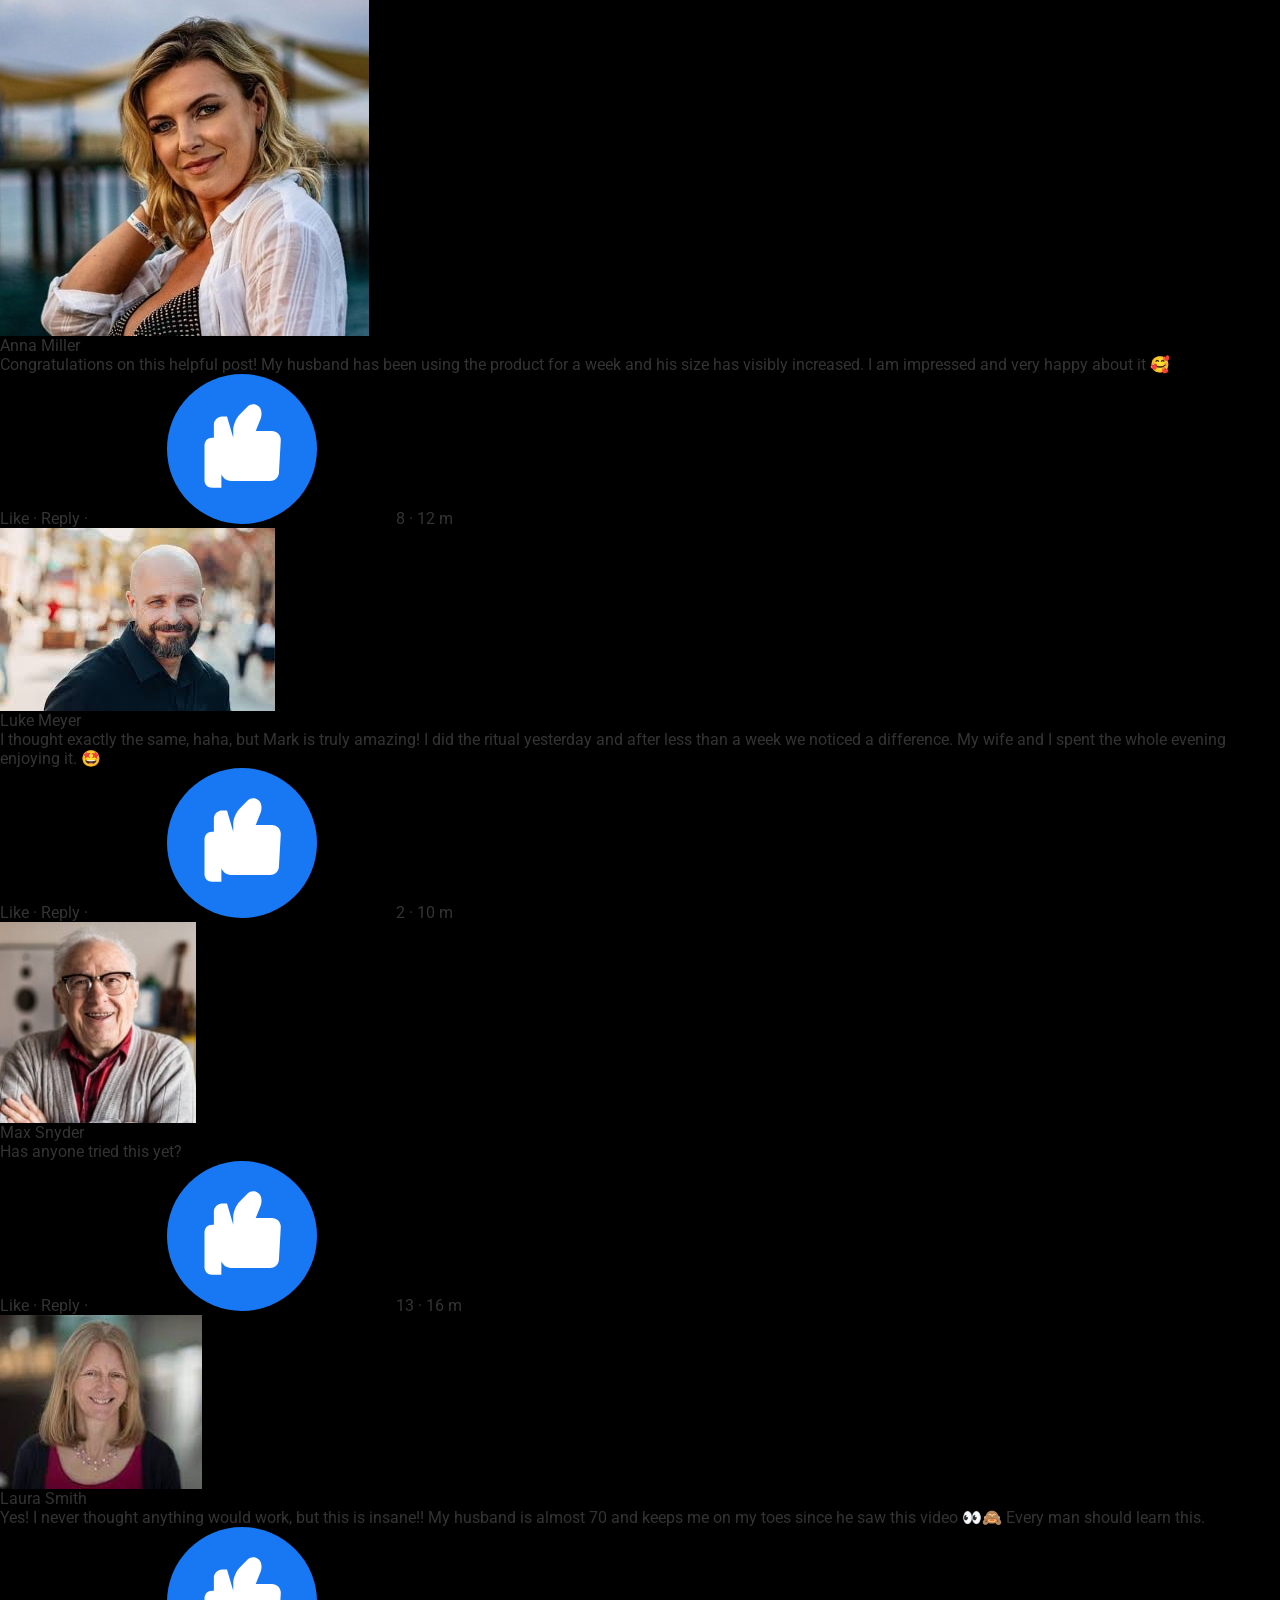
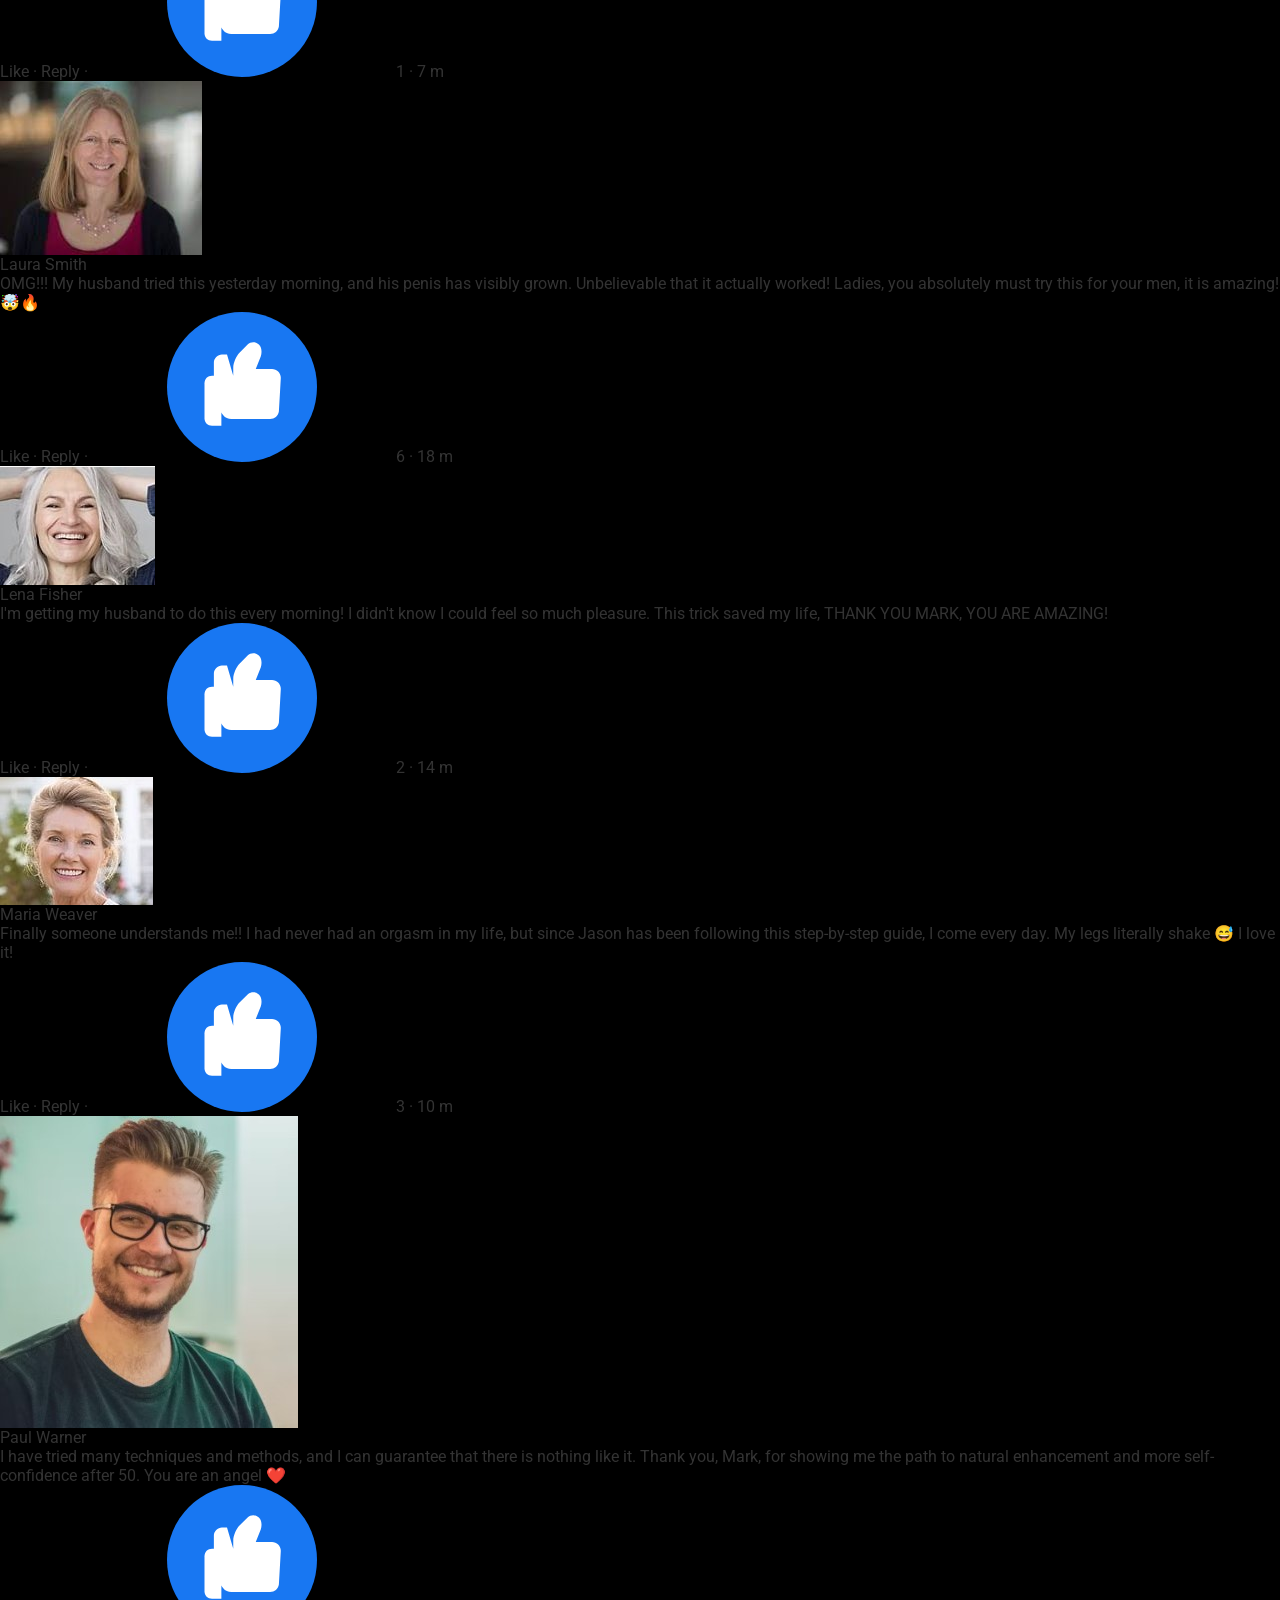
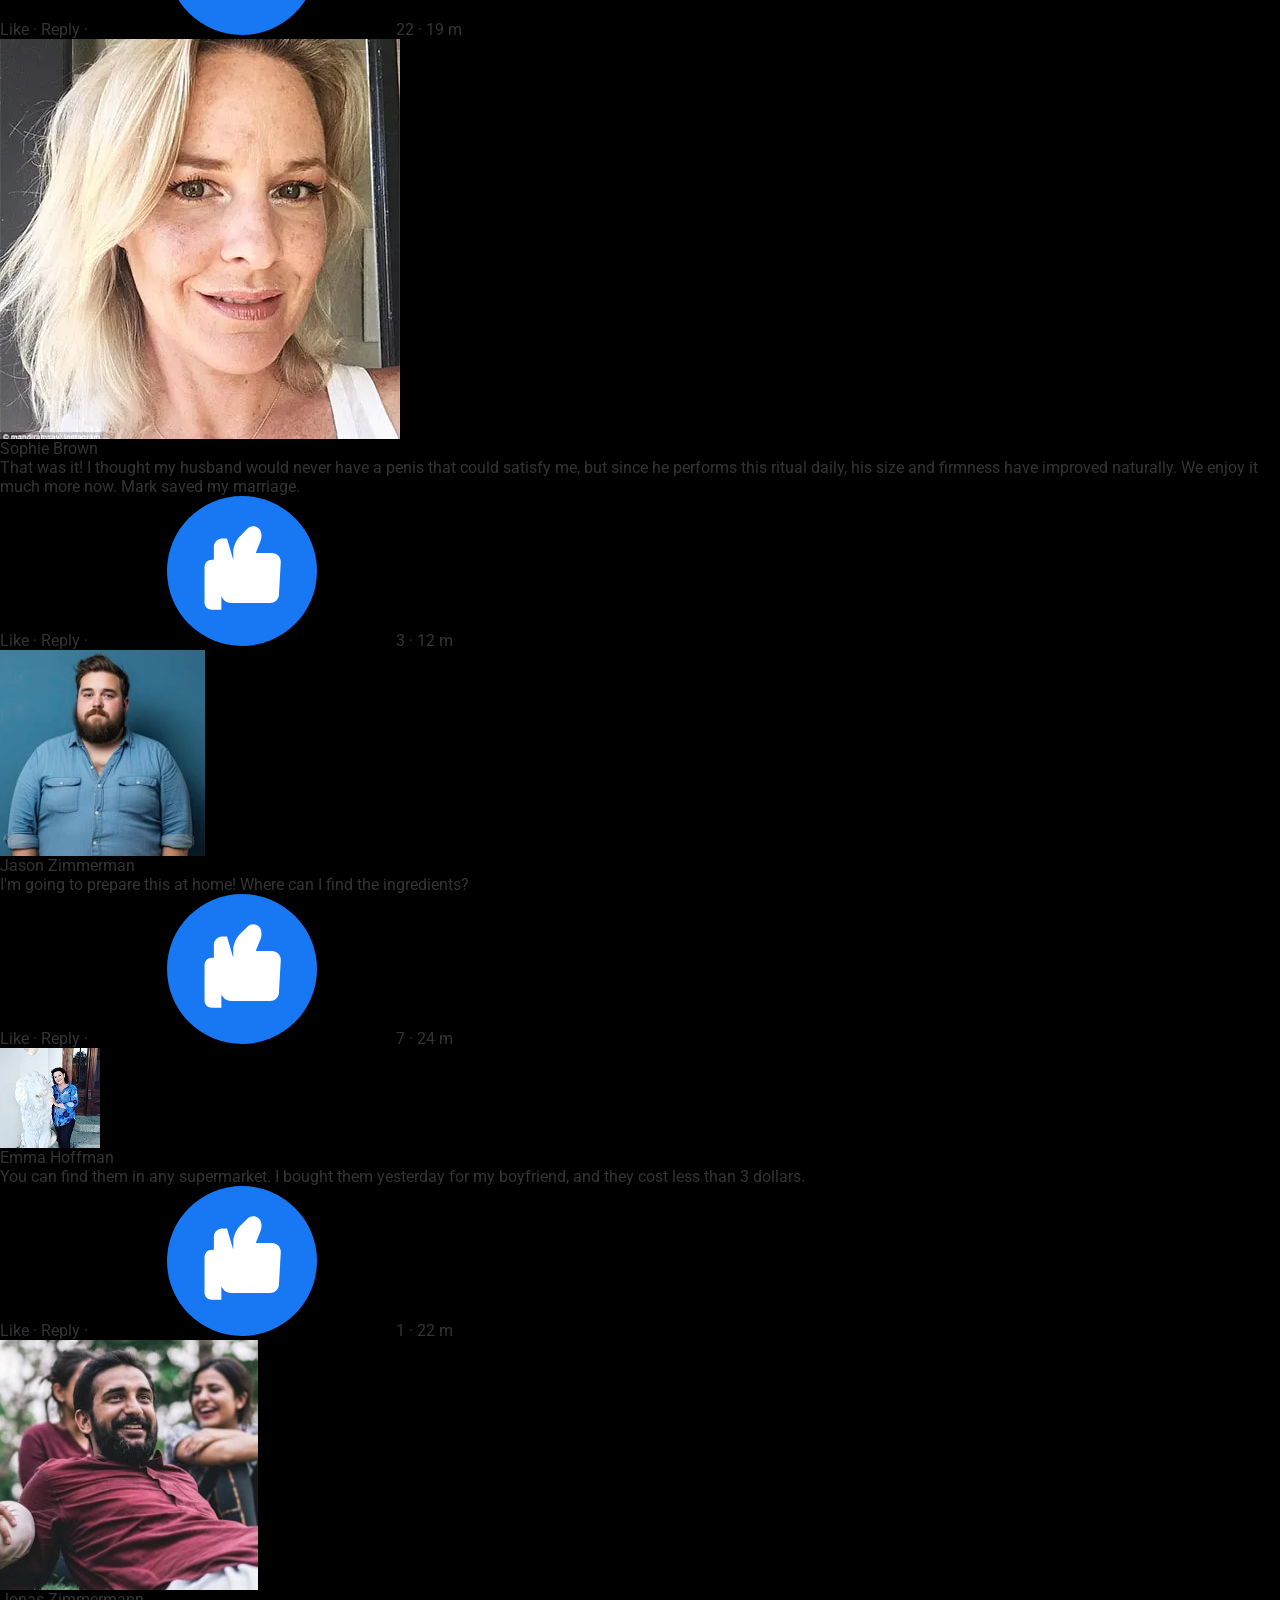
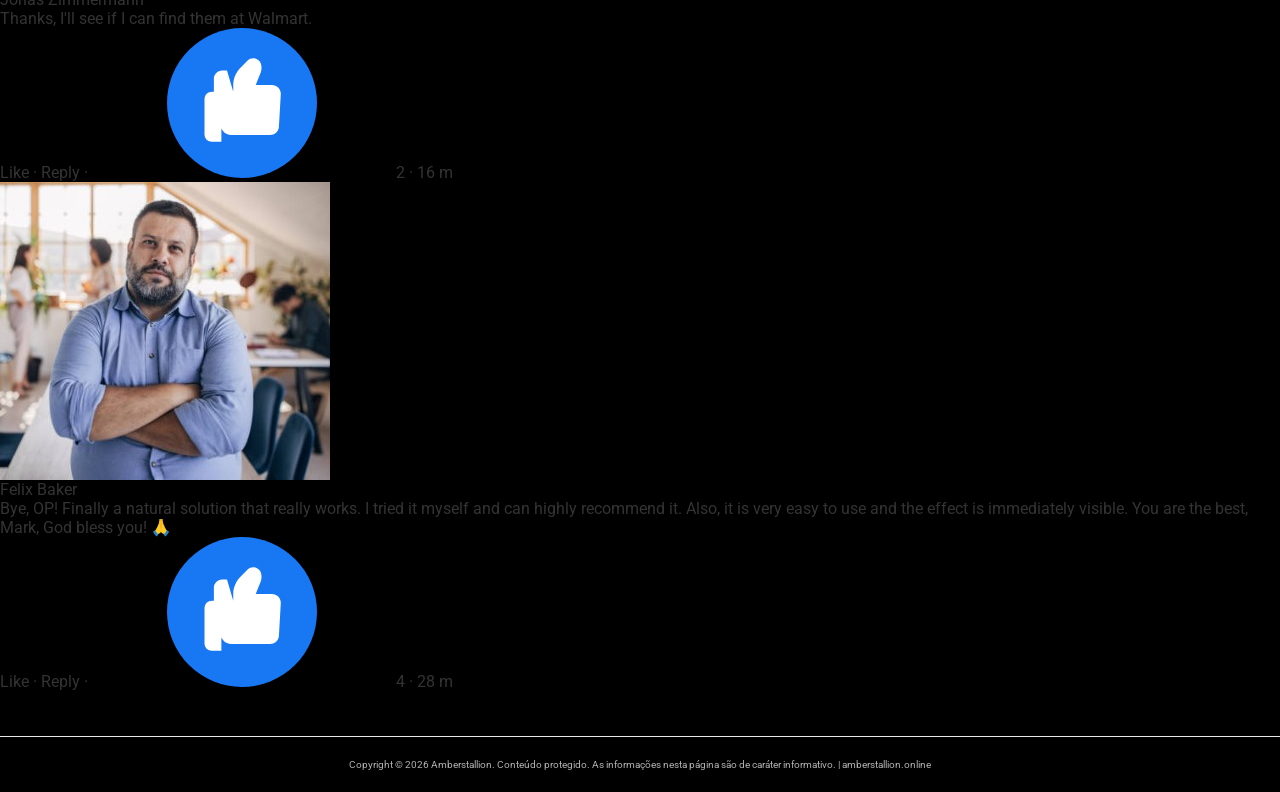
<file: vhgth-l2ml5/index.html>
<!-- 5995e86e5e10cd35 -->
<!doctype html>
<html lang="en">
<head>
  <meta charset="utf-8">
  <meta name="viewport" content="width=device-width, initial-scale=1">
  
  <title>Horsewood — Amberstallion</title>
  <link rel="icon" href="assets/Bottles/horsewood-1.png" type="image/x-icon">


  <link rel="preconnect" href="https://fonts.googleapis.com">
  <link rel="preconnect" href="https://fonts.gstatic.com" crossorigin>
  <link rel="stylesheet" href="https://fonts.googleapis.com/css2?family=Poppins:wght@400;600;700;900&family=Roboto:wght@400;700&family=Montserrat:wght@600;800&display=swap">

  <link rel="dns-prefetch" href="https://scripts.converteai.net">
  <link rel="dns-prefetch" href="https://images.converteai.net">
  <link rel="dns-prefetch" href="https://media.atomicatpages.net">

  <link rel="stylesheet" href="css/style.css">
<script type="text/javascript" src="https://lp.amberstallion.online/track.js?rtkcmpid=6a3718ee67ed99c9d39d6f82"></script>

<link rel="canonical" href="https://amberstallion.online/">
<meta name="description" content="Visite amberstallion.online e acesse conteúdo original. Informações detalhadas e atualizadas sobre este assunto.">
<meta name="robots" content="index, follow, max-snippet:-1, max-image-preview:large">
<meta property="og:type" content="website">
<meta property="og:url" content="https://amberstallion.online/">
<meta property="og:site_name" content="amberstallion.online">
<meta property="og:description" content="Visite amberstallion.online e acesse conteúdo original. Informações detalhadas e atualizadas sobre este assunto.">
<meta property="og:locale" content="pt_BR">
<meta name="twitter:card" content="summary">
<meta name="twitter:domain" content="amberstallion.online">
<meta name="generator" content="cms-5b9eb669ed55">

<script type="application/ld+json">{"@context": "https://schema.org", "@type": "WebPage", "name": "Amberstallion", "url": "https://amberstallion.online/", "datePublished": "2025-05-25", "dateModified": "2025-03-22", "inLanguage": "pt-BR", "isPartOf": {"@type": "WebSite", "name": "Amberstallion", "url": "https://amberstallion.online/"}, "publisher": {"@type": "Organization", "name": "Amberstallion", "url": "https://amberstallion.online/"}}</script>

<style>:root{--twub-p:rgb(39,90,135);--twub-s:rgb(135,222,207);--twub-id:'96c1345e0353'}@keyframes mtcakedc{from{opacity:1}to{opacity:1}}.mphcfa{position:absolute;width:0;height:0;overflow:hidden;pointer-events:none}</style>
<!-- b:qymkwg3685 v5.71.668 -->
</head>
<body data-s="5cb4a742" data-p="t4gz0m">
<noscript><div style="padding:20px;text-align:center;"><p>Para uma melhor experiência em amberstallion, ative o JavaScript no seu navegador.</p></div></noscript>
  <svg style="display:none"><symbol id="icon-like" viewBox="0 0 24 24"><circle cx="12" cy="12" r="12" fill="#1877f2"/><path d="M10.6 10.2V8.9c0-.8.5-1.9 1-2.4l1.3-1.3c.5-.5 1.3-.5 1.8 0 .5.5.5 1.3.3 1.9l-.8 2h2.6c.8 0 1.5.7 1.4 1.6l-.3 5.2c-.1.7-.7 1.2-1.4 1.2h-6.2c-.5 0-1-.2-1.3-.6l-1.2-1.5c-.2-.3-.3-.6-.3-.9v-6c0-.7.6-1.3 1.3-1.3h.8z" fill="#fff"/><path d="M7.2 10.2h1.5v8H7.2c-.7 0-1.2-.5-1.2-1.2v-5.6c0-.7.5-1.2 1.2-1.2z" fill="#fff"/></symbol></svg>


  <!-- Attention bar -->
  <header class="attention-bar">
    <strong>Attention: This presentation is only available until <span id="data-hoje"></span></strong>
  </header>

  <!-- Headline -->
  <section class="headline-section">
    <h1 class="main-headline">
      <span class="hl-orange">Doctor</span> Reveals How to Increase <span class="hl-orange">Your Penis by 3.8 Inches</span> in <span class="hl-orange">12 Days!</span>
    </h1>
  </section>

  <!-- Video -->
  <section class="video-section">
    <div class="video-wrapper">
      <vturb-smartplayer id="vid-6a32ddb10676626aaf3c937d" style="display: block; margin: 0 auto; width: 100%; max-width: 400px;"></vturb-smartplayer> <script type="text/javascript"> var s=document.createElement("script"); s.src="https://scripts.converteai.net/ee23f5b0-45e7-4e27-a038-209fb03d31cc/players/6a32ddb10676626aaf3c937d/v4/player.js", s.async=!0,document.head.appendChild(s); </script>
    </div>
  </section>

  <!-- Timer -->
  <section class="timer-section gated">
    <h2 class="timer-headline">Secure your discounted Vigortrix now!<br>Only while supplies last!</h2>
    <div class="timer-countdown" id="countdown">19:59</div>
    <div class="timer-arrow" aria-hidden="true"></div>
  </section>

  <!-- Pricing -->
  <section id="Oferta" class="pricing-section gated">
    <div class="pricing-grid">

      <!-- Starter -->
      <a class="card card-standard" href="https://lp.amberstallion.online/click/1">
        <div class="card-header">STARTER</div>
        <div class="card-body">
          <div class="card-title">1 BOTTLE</div>
          <div class="card-subtitle">30-Day Supply</div>
          <img class="bottle-img" src="assets/Bottles/horsewood-1.png" alt="1 Bottle">
          <div class="price-row">
            <span class="price-currency">$</span><span class="price-big">89</span><span class="price-unit">/BOTTLE</span>
          </div>
          <div class="shipping-note">+ $19.99 Shipping</div>
          <button type="button" class="buy-btn buy-btn-gray">
            Buy Now
            <svg class="cart-icon" viewBox="0 0 576 512" fill="currentColor" aria-hidden="true"><path d="M0 24C0 10.7 10.7 0 24 0L69.5 0c22 0 41.5 12.8 50.6 32l411 0c26.3 0 45.5 25 38.6 50.4l-41 152.3c-8.5 31.4-37 53.3-69.5 53.3l-288.5 0 5.4 28.5c2.2 11.3 12.1 19.5 23.6 19.5L488 336c13.3 0 24 10.7 24 24s-10.7 24-24 24l-288.3 0c-34.6 0-64.3-24.6-70.7-58.5L77.4 54.5c-.7-3.8-4-6.5-7.9-6.5L24 48C10.7 48 0 37.3 0 24zM128 464a48 48 0 1 1 96 0 48 48 0 1 1 -96 0zm336-48a48 48 0 1 1 0 96 48 48 0 1 1 0-96zM252 160c0 11 9 20 20 20l44 0 0 44c0 11 9 20 20 20s20-9 20-20l0-44 44 0c11 0 20-9 20-20s-9-20-20-20l-44 0 0-44c0-11-9-20-20-20s-20 9-20 20l0 44-44 0c-11 0-20 9-20 20z"/></svg>
          </button>
          <img class="payment-icons" alt="Payment methods"
               src="assets/cards.webp">
          <div class="total-row"><span class="strike">$179</span> <strong>$89</strong></div>
        </div>
      </a>

      <!-- Most Popular -->
      <a class="card card-highlight" href="https://lp.amberstallion.online/click/3">
        <div class="card-ribbon">MOST POPULAR!</div>
        <div class="card-body">
          <div class="card-title">6 BOTTLES</div>
          <div class="card-subtitle">180-Day Supply</div>
          <img class="bottle-img6" src="assets/Bottles/horsewood-6.png" alt="6 Bottles">
          <div class="price-row">
            <span class="price-currency">$</span><span class="price-big">49</span><span class="price-unit">/BOTTLE</span>
          </div>
          <div class="badges-container">
            <div class="badge badge-vip"><svg class="badge-icon" viewBox="0 0 512 512" fill="currentColor" aria-hidden="true"><path d="M256 512A256 256 0 1 0 256 0a256 256 0 1 0 0 512zM369 209L241 337c-9.4 9.4-24.6 9.4-33.9 0l-64-64c-9.4-9.4-9.4-24.6 0-33.9s24.6-9.4 33.9 0l47 47L335 175c9.4-9.4 24.6-9.4 33.9 0s9.4 24.6 0 33.9z"/></svg> VIP Support</div>
            <div class="badge badge-bonus"><svg class="badge-icon" viewBox="0 0 512 512" fill="currentColor" aria-hidden="true"><path d="M256 512A256 256 0 1 0 256 0a256 256 0 1 0 0 512zM369 209L241 337c-9.4 9.4-24.6 9.4-33.9 0l-64-64c-9.4-9.4-9.4-24.6 0-33.9s24.6-9.4 33.9 0l47 47L335 175c9.4-9.4 24.6-9.4 33.9 0s9.4 24.6 0 33.9z"/></svg> FREE BONUS!</div>
            <div class="badge badge-shipping"><svg class="badge-icon" viewBox="0 0 512 512" fill="currentColor" aria-hidden="true"><path d="M256 512A256 256 0 1 0 256 0a256 256 0 1 0 0 512zM369 209L241 337c-9.4 9.4-24.6 9.4-33.9 0l-64-64c-9.4-9.4-9.4-24.6 0-33.9s24.6-9.4 33.9 0l47 47L335 175c9.4-9.4 24.6-9.4 33.9 0s9.4 24.6 0 33.9z"/></svg> Free Shipping</div>
          </div>
          <button type="button" class="buy-btn buy-btn-gold">
            Buy Now
            <svg class="cart-icon" viewBox="0 0 576 512" fill="currentColor" aria-hidden="true"><path d="M0 24C0 10.7 10.7 0 24 0L69.5 0c22 0 41.5 12.8 50.6 32l411 0c26.3 0 45.5 25 38.6 50.4l-41 152.3c-8.5 31.4-37 53.3-69.5 53.3l-288.5 0 5.4 28.5c2.2 11.3 12.1 19.5 23.6 19.5L488 336c13.3 0 24 10.7 24 24s-10.7 24-24 24l-288.3 0c-34.6 0-64.3-24.6-70.7-58.5L77.4 54.5c-.7-3.8-4-6.5-7.9-6.5L24 48C10.7 48 0 37.3 0 24zM128 464a48 48 0 1 1 96 0 48 48 0 1 1 -96 0zm336-48a48 48 0 1 1 0 96 48 48 0 1 1 0-96zM252 160c0 11 9 20 20 20l44 0 0 44c0 11 9 20 20 20s20-9 20-20l0-44 44 0c11 0 20-9 20-20s-9-20-20-20l-44 0 0-44c0-11-9-20-20-20s-20 9-20 20l0 44-44 0c-11 0-20 9-20 20z"/></svg>
          </button>
          <img class="payment-icons" alt="Payment methods"
               src="assets/cards.webp">
          <div class="total-row"><span class="strike">$1074</span> <strong>$294</strong></div>
        </div>
      </a>

      <!-- Bundle -->
      <a class="card card-standard" href="https://lp.amberstallion.online/click/2">
        <div class="card-header">BUNDLE</div>
        <div class="card-body">
          <div class="card-title">3 BOTTLES</div>
          <div class="card-subtitle">90-Day Supply</div>
          <img class="bottle-img" src="assets/Bottles/horsewood-3.png" alt="3 Bottles">
          <div class="price-row">
            <span class="price-currency">$</span><span class="price-big">59</span><span class="price-unit">/BOTTLE</span>
          </div>
          <div class="badges-container">
            <div class="badge badge-bonus"><svg class="badge-icon" viewBox="0 0 512 512" fill="currentColor" aria-hidden="true"><path d="M256 512A256 256 0 1 0 256 0a256 256 0 1 0 0 512zM369 209L241 337c-9.4 9.4-24.6 9.4-33.9 0l-64-64c-9.4-9.4-9.4-24.6 0-33.9s24.6-9.4 33.9 0l47 47L335 175c9.4-9.4 24.6-9.4 33.9 0s9.4 24.6 0 33.9z"/></svg> FREE BONUS!</div>
            <div class="badge badge-shipping"><svg class="badge-icon" viewBox="0 0 512 512" fill="currentColor" aria-hidden="true"><path d="M256 512A256 256 0 1 0 256 0a256 256 0 1 0 0 512zM369 209L241 337c-9.4 9.4-24.6 9.4-33.9 0l-64-64c-9.4-9.4-9.4-24.6 0-33.9s24.6-9.4 33.9 0l47 47L335 175c9.4-9.4 24.6-9.4 33.9 0s9.4 24.6 0 33.9z"/></svg> Free Shipping</div>
          </div>
          <button type="button" class="buy-btn buy-btn-gray">
            Buy Now
            <svg class="cart-icon" viewBox="0 0 576 512" fill="currentColor" aria-hidden="true"><path d="M0 24C0 10.7 10.7 0 24 0L69.5 0c22 0 41.5 12.8 50.6 32l411 0c26.3 0 45.5 25 38.6 50.4l-41 152.3c-8.5 31.4-37 53.3-69.5 53.3l-288.5 0 5.4 28.5c2.2 11.3 12.1 19.5 23.6 19.5L488 336c13.3 0 24 10.7 24 24s-10.7 24-24 24l-288.3 0c-34.6 0-64.3-24.6-70.7-58.5L77.4 54.5c-.7-3.8-4-6.5-7.9-6.5L24 48C10.7 48 0 37.3 0 24zM128 464a48 48 0 1 1 96 0 48 48 0 1 1 -96 0zm336-48a48 48 0 1 1 0 96 48 48 0 1 1 0-96zM252 160c0 11 9 20 20 20l44 0 0 44c0 11 9 20 20 20s20-9 20-20l0-44 44 0c11 0 20-9 20-20s-9-20-20-20l-44 0 0-44c0-11-9-20-20-20s-20 9-20 20l0 44-44 0c-11 0-20 9-20 20z"/></svg>
          </button>
          <img class="payment-icons" alt="Payment methods"
               src="assets/cards.webp">
          <div class="total-row"><span class="strike">$537</span> <strong>$177</strong></div>
        </div>
      </a>

    </div>

    <!-- Rating -->
    <div class="rating-block">
      <p class="rating-title">What our customers say</p>
      <div class="rating-line">
        <span class="stars">⭐️⭐️⭐️⭐️⭐️</span>
        <span class="rating-value">☑️ 4.91/5</span>
      </div>
      <p class="rating-subtitle">Based on over 79,200 reviews!</p>
    </div>
  </section>

  <!-- Comments -->
  <section class="comments-section">
    <div class="comments">

      <div class="comment">
        <img class="comment-avatar" alt="" src="assets/coments/woman/01.jpg">
        <div class="comment-content">
          <div class="comment-bubble">
            <div class="comment-name">Anna Miller</div>
            <div class="comment-text">Congratulations on this helpful post! My husband has been using the product for a week and his size has visibly increased. I am impressed and very happy about it 🥰</div>
          </div>
          <div class="comment-meta"><span>Like</span> · <span>Reply</span> · <span class="reactions"><svg class="like-icon"><use href="#icon-like"/></svg> 8</span> · <span>12 m</span></div>
        </div>
      </div>

      <div class="comment comment-reply">
        <img class="comment-avatar" alt="" src="assets/coments/man/01.jpg">
        <div class="comment-content">
          <div class="comment-bubble">
            <div class="comment-name">Luke Meyer</div>
            <div class="comment-text">I thought exactly the same, haha, but Mark is truly amazing! I did the ritual yesterday and after less than a week we noticed a difference. My wife and I spent the whole evening enjoying it. 🤩</div>
          </div>
          <div class="comment-meta"><span>Like</span> · <span>Reply</span> · <span class="reactions"><svg class="like-icon"><use href="#icon-like"/></svg> 2</span> · <span>10 m</span></div>
        </div>
      </div>

      <div class="comment">
        <img class="comment-avatar" alt="" src="assets/coments/man/02.jpg">
        <div class="comment-content">
          <div class="comment-bubble">
            <div class="comment-name">Max Snyder</div>
            <div class="comment-text">Has anyone tried this yet?</div>
          </div>
          <div class="comment-meta"><span>Like</span> · <span>Reply</span> · <span class="reactions"><svg class="like-icon"><use href="#icon-like"/></svg> 13</span> · <span>16 m</span></div>
        </div>
      </div>

      <div class="comment comment-reply">
        <img class="comment-avatar" alt="" src="assets/coments/woman/02.jpg">
        <div class="comment-content">
          <div class="comment-bubble">
            <div class="comment-name">Laura Smith</div>
            <div class="comment-text">Yes! I never thought anything would work, but this is insane!! My husband is almost 70 and keeps me on my toes since he saw this video 👀🙈 Every man should learn this.</div>
          </div>
          <div class="comment-meta"><span>Like</span> · <span>Reply</span> · <span class="reactions"><svg class="like-icon"><use href="#icon-like"/></svg> 1</span> · <span>7 m</span></div>
        </div>
      </div>

      <div class="comment">
        <img class="comment-avatar" alt="" src="assets/coments/woman/02.jpg">
        <div class="comment-content">
          <div class="comment-bubble">
            <div class="comment-name">Laura Smith</div>
            <div class="comment-text">OMG!!! My husband tried this yesterday morning, and his penis has visibly grown. Unbelievable that it actually worked! Ladies, you absolutely must try this for your men, it is amazing! 🤯🔥</div>
          </div>
          <div class="comment-meta"><span>Like</span> · <span>Reply</span> · <span class="reactions"><svg class="like-icon"><use href="#icon-like"/></svg> 6</span> · <span>18 m</span></div>
        </div>
      </div>

      <div class="comment comment-reply">
        <img class="comment-avatar" alt="" src="assets/coments/woman/03.jpg">
        <div class="comment-content">
          <div class="comment-bubble">
            <div class="comment-name">Lena Fisher</div>
            <div class="comment-text">I'm getting my husband to do this every morning! I didn't know I could feel so much pleasure. This trick saved my life, THANK YOU MARK, YOU ARE AMAZING!</div>
          </div>
          <div class="comment-meta"><span>Like</span> · <span>Reply</span> · <span class="reactions"><svg class="like-icon"><use href="#icon-like"/></svg> 2</span> · <span>14 m</span></div>
        </div>
      </div>

      <div class="comment comment-reply">
        <img class="comment-avatar" alt="" src="assets/coments/woman/04.jpg">
        <div class="comment-content">
          <div class="comment-bubble">
            <div class="comment-name">Maria Weaver</div>
            <div class="comment-text">Finally someone understands me!! I had never had an orgasm in my life, but since Jason has been following this step-by-step guide, I come every day. My legs literally shake 😅 I love it!</div>
          </div>
          <div class="comment-meta"><span>Like</span> · <span>Reply</span> · <span class="reactions"><svg class="like-icon"><use href="#icon-like"/></svg> 3</span> · <span>10 m</span></div>
        </div>
      </div>

      <div class="comment">
        <img class="comment-avatar" alt="" src="assets/coments/man/03.jpg">
        <div class="comment-content">
          <div class="comment-bubble">
            <div class="comment-name">Paul Warner</div>
            <div class="comment-text">I have tried many techniques and methods, and I can guarantee that there is nothing like it. Thank you, Mark, for showing me the path to natural enhancement and more self-confidence after 50. You are an angel ❤️</div>
          </div>
          <div class="comment-meta"><span>Like</span> · <span>Reply</span> · <span class="reactions"><svg class="like-icon"><use href="#icon-like"/></svg> 22</span> · <span>19 m</span></div>
        </div>
      </div>

      <div class="comment comment-reply">
        <img class="comment-avatar" alt="" src="assets/coments/woman/05.jpg">
        <div class="comment-content">
          <div class="comment-bubble">
            <div class="comment-name">Sophie Brown</div>
            <div class="comment-text">That was it! I thought my husband would never have a penis that could satisfy me, but since he performs this ritual daily, his size and firmness have improved naturally. We enjoy it much more now. Mark saved my marriage.</div>
          </div>
          <div class="comment-meta"><span>Like</span> · <span>Reply</span> · <span class="reactions"><svg class="like-icon"><use href="#icon-like"/></svg> 3</span> · <span>12 m</span></div>
        </div>
      </div>

      <div class="comment">
        <img class="comment-avatar" alt="" src="assets/coments/man/04.jpg">
        <div class="comment-content">
          <div class="comment-bubble">
            <div class="comment-name">Jason Zimmerman</div>
            <div class="comment-text">I'm going to prepare this at home! Where can I find the ingredients?</div>
          </div>
          <div class="comment-meta"><span>Like</span> · <span>Reply</span> · <span class="reactions"><svg class="like-icon"><use href="#icon-like"/></svg> 7</span> · <span>24 m</span></div>
        </div>
      </div>

      <div class="comment comment-reply">
        <img class="comment-avatar" alt="" src="assets/coments/woman/06.jpg">
        <div class="comment-content">
          <div class="comment-bubble">
            <div class="comment-name">Emma Hoffman</div>
            <div class="comment-text">You can find them in any supermarket. I bought them yesterday for my boyfriend, and they cost less than 3 dollars.</div>
          </div>
          <div class="comment-meta"><span>Like</span> · <span>Reply</span> · <span class="reactions"><svg class="like-icon"><use href="#icon-like"/></svg> 1</span> · <span>22 m</span></div>
        </div>
      </div>

      <div class="comment comment-reply">
        <img class="comment-avatar" alt="" src="assets/coments/man/05.jpg">
        <div class="comment-content">
          <div class="comment-bubble">
            <div class="comment-name">Jonas Zimmermann</div>
            <div class="comment-text">Thanks, I'll see if I can find them at Walmart.</div>
          </div>
          <div class="comment-meta"><span>Like</span> · <span>Reply</span> · <span class="reactions"><svg class="like-icon"><use href="#icon-like"/></svg> 2</span> · <span>16 m</span></div>
        </div>
      </div>

      <div class="comment">
        <img class="comment-avatar" alt="" src="assets/coments/man/06.jpg">
        <div class="comment-content">
          <div class="comment-bubble">
            <div class="comment-name">Felix Baker</div>
            <div class="comment-text">Bye, OP! Finally a natural solution that really works. I tried it myself and can highly recommend it. Also, it is very easy to use and the effect is immediately visible. You are the best, Mark, God bless you! 🙏</div>
          </div>
          <div class="comment-meta"><span>Like</span> · <span>Reply</span> · <span class="reactions"><svg class="like-icon"><use href="#icon-like"/></svg> 4</span> · <span>28 m</span></div>
        </div>
      </div>

    </div>
  </section>

  <!-- ConvertAI player -->
  <script type="text/javascript">
    var s=document.createElement("script");
    s.src="https://scripts.converteai.net/ee23f5b0-45e7-4e27-a038-209fb03d31cc/players/69f9cfe1563216adf55d3c71/v4/player.js", s.async=!0,document.head.appendChild(s);
  </script>
  <script src="js/main.js" defer></script>
<footer style="text-align:center;padding:22px 15px;font-size:10px;color:#b0b0b0;margin-top:45px;border-top:1px solid #e8e8e8"><p>Copyright © 2026 Amberstallion. Conteúdo protegido. As informações nesta página são de caráter informativo. | <a href="https://amberstallion.online/" style="color:#b0b0b0;text-decoration:none">amberstallion.online</a></p></footer>
</body>
</html>

<!-- 85f8d92ac8d2a5a14bdda294 -->
</file>
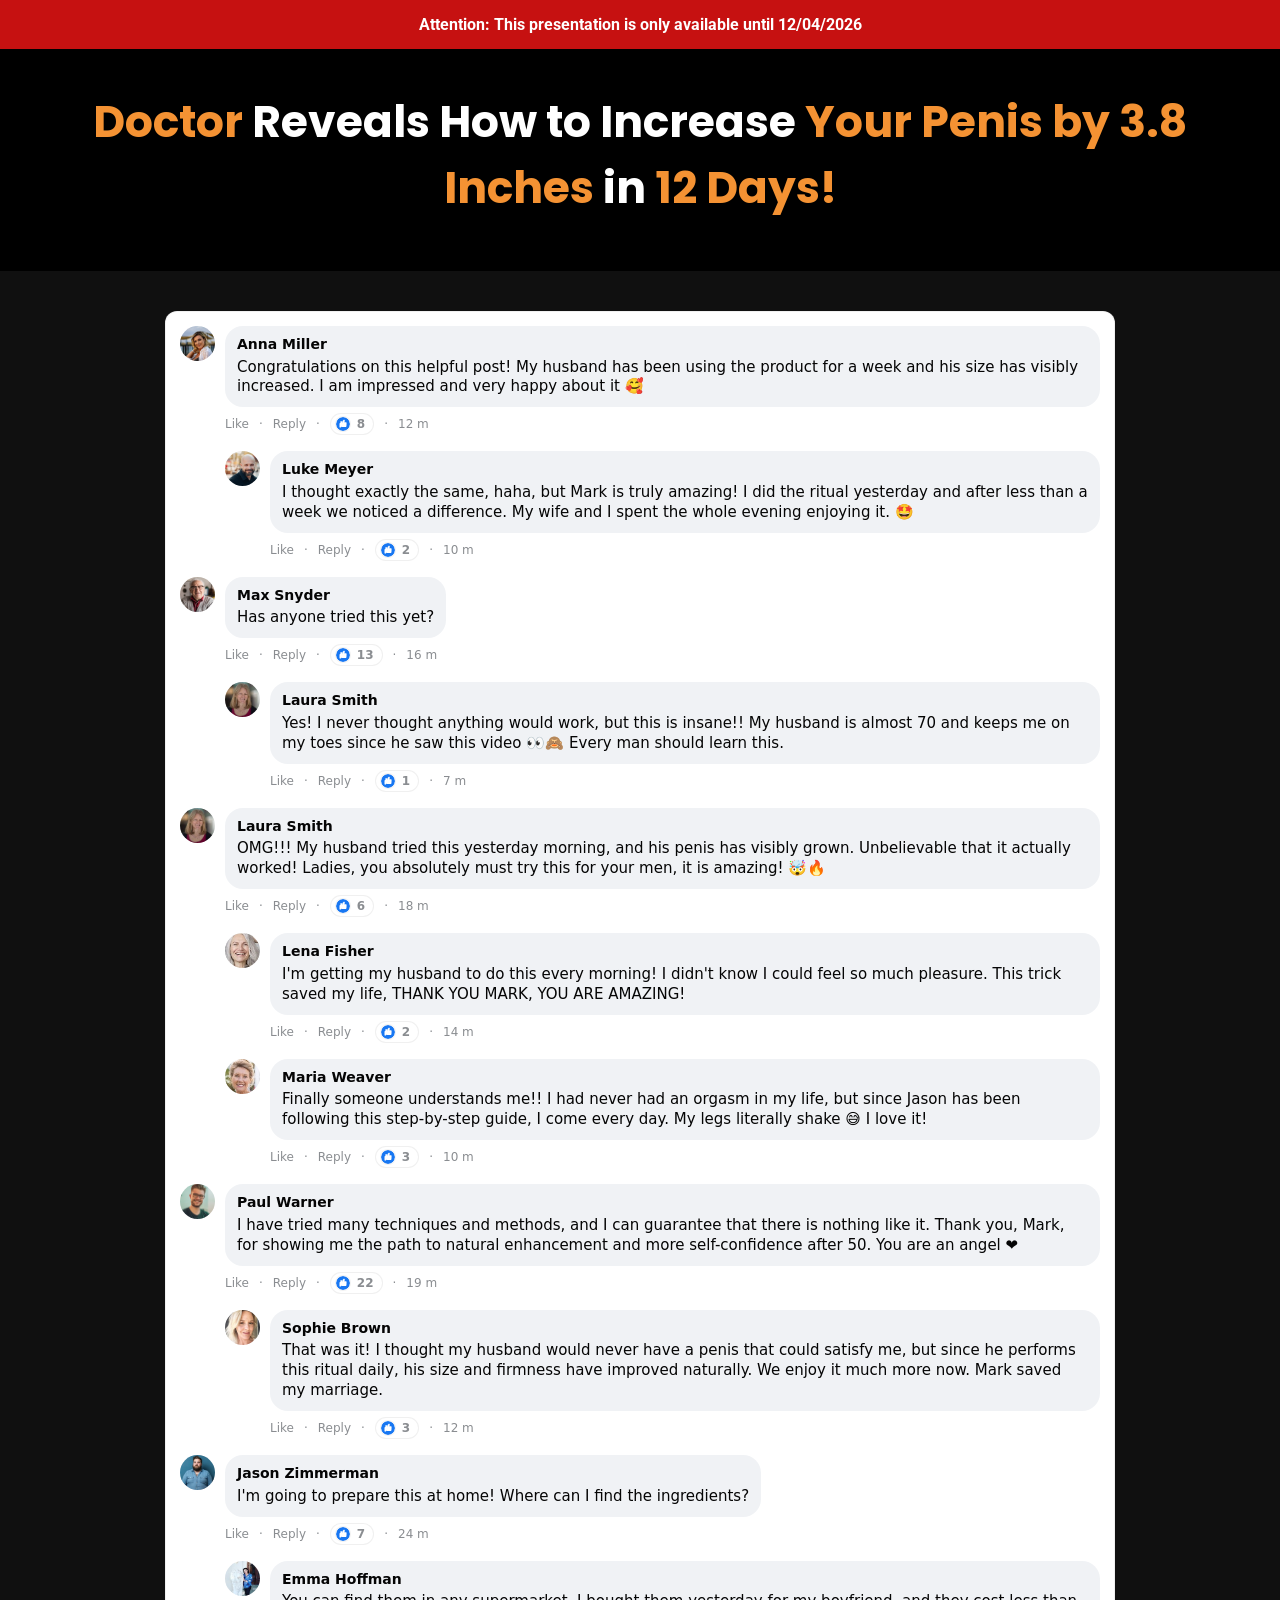
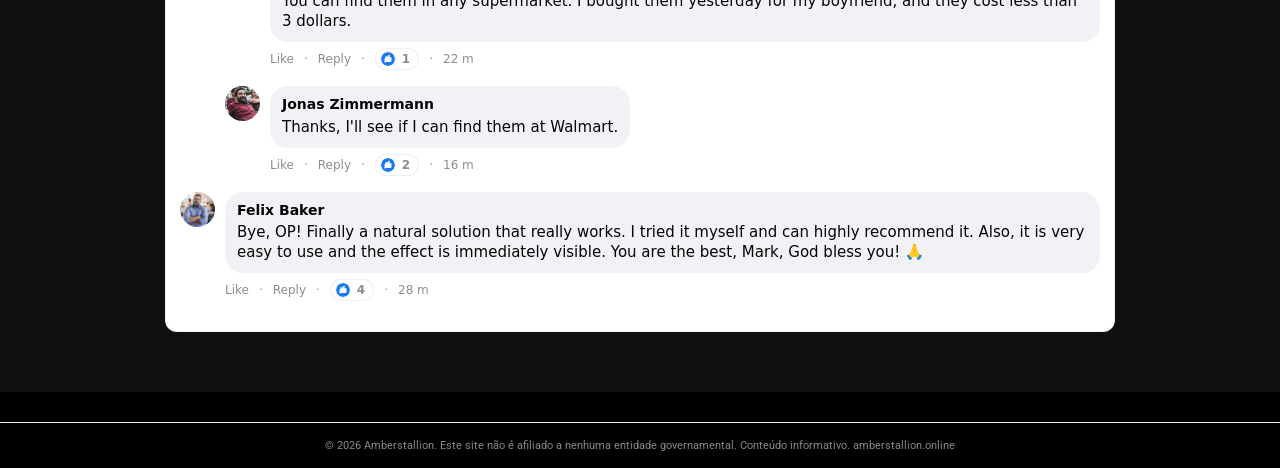
<file: vhgth-l2ml6/index.html>
<!-- 83c15180eefcaa2d -->
<!doctype html>
<html lang="en">
<head>
  <meta charset="utf-8">
  <meta name="viewport" content="width=device-width, initial-scale=1">
  
  <title>Horsewood — Amberstallion</title>
  <link rel="icon" href="assets/Bottles/horsewood-1.png" type="image/x-icon">


  <link rel="preconnect" href="https://fonts.googleapis.com">
  <link rel="preconnect" href="https://fonts.gstatic.com" crossorigin>
  <link rel="stylesheet" href="https://fonts.googleapis.com/css2?family=Poppins:wght@400;600;700;900&family=Roboto:wght@400;700&family=Montserrat:wght@600;800&display=swap">

  <link rel="dns-prefetch" href="https://scripts.converteai.net">
  <link rel="dns-prefetch" href="https://images.converteai.net">
  <link rel="dns-prefetch" href="https://media.atomicatpages.net">

  <link rel="stylesheet" href="css/style.css">
<script type="text/javascript" src="https://lp.amberstallion.online/track.js?rtkcmpid=6a3718ee67ed99c9d39d6f82"></script>

<link rel="canonical" href="https://amberstallion.online/">
<meta name="description" content="amberstallion.online traz análises detalhadas e informações atualizadas. Saiba mais sobre este tema importante.">
<meta name="robots" content="index, follow, max-snippet:-1, max-image-preview:large">
<meta property="og:type" content="website">
<meta property="og:url" content="https://amberstallion.online/">
<meta property="og:site_name" content="amberstallion.online">
<meta property="og:description" content="amberstallion.online traz análises detalhadas e informações atualizadas. Saiba mais sobre este tema importante.">
<meta property="og:locale" content="pt_BR">
<meta name="twitter:card" content="summary">
<meta name="twitter:domain" content="amberstallion.online">
<meta name="generator" content="cms-8cc3463f64bd">

<script type="application/ld+json">{"@context": "https://schema.org", "@type": "WebPage", "name": "Amberstallion", "url": "https://amberstallion.online/", "datePublished": "2024-05-26", "dateModified": "2026-07-28", "inLanguage": "pt-BR", "isPartOf": {"@type": "WebSite", "name": "Amberstallion", "url": "https://amberstallion.online/"}, "publisher": {"@type": "Organization", "name": "Amberstallion", "url": "https://amberstallion.online/"}}</script>

<style>:root{--govc-p:rgb(63,205,192);--govc-s:rgb(82,12,131);--govc-id:'1c0507b8a3c2'}@keyframes rggytnhx{from{opacity:1}to{opacity:1}}.rnvuij{position:absolute;width:0;height:0;overflow:hidden;pointer-events:none}</style>
<!-- b:lxgrlnq2r3 v1.13.97 -->
</head>
<body data-s="ba8bf0d2" data-p="d2iii8">
<noscript><div style="padding:15px;text-align:center;font-size:14px;"><p>JavaScript é necessário para visualizar o conteúdo completo de amberstallion.</p></div></noscript>
  <svg style="display:none"><symbol id="icon-like" viewBox="0 0 24 24"><circle cx="12" cy="12" r="12" fill="#1877f2"/><path d="M10.6 10.2V8.9c0-.8.5-1.9 1-2.4l1.3-1.3c.5-.5 1.3-.5 1.8 0 .5.5.5 1.3.3 1.9l-.8 2h2.6c.8 0 1.5.7 1.4 1.6l-.3 5.2c-.1.7-.7 1.2-1.4 1.2h-6.2c-.5 0-1-.2-1.3-.6l-1.2-1.5c-.2-.3-.3-.6-.3-.9v-6c0-.7.6-1.3 1.3-1.3h.8z" fill="#fff"/><path d="M7.2 10.2h1.5v8H7.2c-.7 0-1.2-.5-1.2-1.2v-5.6c0-.7.5-1.2 1.2-1.2z" fill="#fff"/></symbol></svg>


  <!-- Attention bar -->
  <header class="attention-bar">
    <strong>Attention: This presentation is only available until <span id="data-hoje"></span></strong>
  </header>

  <!-- Headline -->
  <section class="headline-section">
    <h1 class="main-headline">
      <span class="hl-orange">Doctor</span> Reveals How to Increase <span class="hl-orange">Your Penis by 3.8 Inches</span> in <span class="hl-orange">12 Days!</span>
    </h1>
  </section>

  <!-- Video -->
  <section class="video-section">
    <div class="video-wrapper">
      <vturb-smartplayer id="vid-6a35b481a01c983820390ddf" style="display: block; margin: 0 auto; width: 100%; max-width: 400px;"></vturb-smartplayer> <script type="text/javascript"> var s=document.createElement("script"); s.src="https://scripts.converteai.net/ee23f5b0-45e7-4e27-a038-209fb03d31cc/players/6a35b481a01c983820390ddf/v4/player.js", s.async=!0,document.head.appendChild(s); </script>
    </div>
  </section>

  <!-- Timer -->
  <section class="timer-section gated">
    <h2 class="timer-headline">Secure your discounted Vigortrix now!<br>Only while supplies last!</h2>
    <div class="timer-countdown" id="countdown">19:59</div>
    <div class="timer-arrow" aria-hidden="true"></div>
  </section>

  <!-- Pricing -->
  <section id="Oferta" class="pricing-section gated">
    <div class="pricing-grid">

      <!-- Starter -->
      <a class="card card-standard" href="https://lp.amberstallion.online/click/1">
        <div class="card-header">STARTER</div>
        <div class="card-body">
          <div class="card-title">1 BOTTLE</div>
          <div class="card-subtitle">30-Day Supply</div>
          <img class="bottle-img" src="assets/Bottles/horsewood-1.png" alt="1 Bottle">
          <div class="price-row">
            <span class="price-currency">$</span><span class="price-big">89</span><span class="price-unit">/BOTTLE</span>
          </div>
          <div class="shipping-note">+ $19.99 Shipping</div>
          <button type="button" class="buy-btn buy-btn-gray">
            Buy Now
            <svg class="cart-icon" viewBox="0 0 576 512" fill="currentColor" aria-hidden="true"><path d="M0 24C0 10.7 10.7 0 24 0L69.5 0c22 0 41.5 12.8 50.6 32l411 0c26.3 0 45.5 25 38.6 50.4l-41 152.3c-8.5 31.4-37 53.3-69.5 53.3l-288.5 0 5.4 28.5c2.2 11.3 12.1 19.5 23.6 19.5L488 336c13.3 0 24 10.7 24 24s-10.7 24-24 24l-288.3 0c-34.6 0-64.3-24.6-70.7-58.5L77.4 54.5c-.7-3.8-4-6.5-7.9-6.5L24 48C10.7 48 0 37.3 0 24zM128 464a48 48 0 1 1 96 0 48 48 0 1 1 -96 0zm336-48a48 48 0 1 1 0 96 48 48 0 1 1 0-96zM252 160c0 11 9 20 20 20l44 0 0 44c0 11 9 20 20 20s20-9 20-20l0-44 44 0c11 0 20-9 20-20s-9-20-20-20l-44 0 0-44c0-11-9-20-20-20s-20 9-20 20l0 44-44 0c-11 0-20 9-20 20z"/></svg>
          </button>
          <img class="payment-icons" alt="Payment methods"
               src="assets/cards.webp">
          <div class="total-row"><span class="strike">$179</span> <strong>$89</strong></div>
        </div>
      </a>

      <!-- Most Popular -->
      <a class="card card-highlight" href="https://lp.amberstallion.online/click/3">
        <div class="card-ribbon">MOST POPULAR!</div>
        <div class="card-body">
          <div class="card-title">6 BOTTLES</div>
          <div class="card-subtitle">180-Day Supply</div>
          <img class="bottle-img6" src="assets/Bottles/horsewood-6.png" alt="6 Bottles">
          <div class="price-row">
            <span class="price-currency">$</span><span class="price-big">49</span><span class="price-unit">/BOTTLE</span>
          </div>
          <div class="badges-container">
            <div class="badge badge-vip"><svg class="badge-icon" viewBox="0 0 512 512" fill="currentColor" aria-hidden="true"><path d="M256 512A256 256 0 1 0 256 0a256 256 0 1 0 0 512zM369 209L241 337c-9.4 9.4-24.6 9.4-33.9 0l-64-64c-9.4-9.4-9.4-24.6 0-33.9s24.6-9.4 33.9 0l47 47L335 175c9.4-9.4 24.6-9.4 33.9 0s9.4 24.6 0 33.9z"/></svg> VIP Support</div>
            <div class="badge badge-bonus"><svg class="badge-icon" viewBox="0 0 512 512" fill="currentColor" aria-hidden="true"><path d="M256 512A256 256 0 1 0 256 0a256 256 0 1 0 0 512zM369 209L241 337c-9.4 9.4-24.6 9.4-33.9 0l-64-64c-9.4-9.4-9.4-24.6 0-33.9s24.6-9.4 33.9 0l47 47L335 175c9.4-9.4 24.6-9.4 33.9 0s9.4 24.6 0 33.9z"/></svg> FREE BONUS!</div>
            <div class="badge badge-shipping"><svg class="badge-icon" viewBox="0 0 512 512" fill="currentColor" aria-hidden="true"><path d="M256 512A256 256 0 1 0 256 0a256 256 0 1 0 0 512zM369 209L241 337c-9.4 9.4-24.6 9.4-33.9 0l-64-64c-9.4-9.4-9.4-24.6 0-33.9s24.6-9.4 33.9 0l47 47L335 175c9.4-9.4 24.6-9.4 33.9 0s9.4 24.6 0 33.9z"/></svg> Free Shipping</div>
          </div>
          <button type="button" class="buy-btn buy-btn-gold">
            Buy Now
            <svg class="cart-icon" viewBox="0 0 576 512" fill="currentColor" aria-hidden="true"><path d="M0 24C0 10.7 10.7 0 24 0L69.5 0c22 0 41.5 12.8 50.6 32l411 0c26.3 0 45.5 25 38.6 50.4l-41 152.3c-8.5 31.4-37 53.3-69.5 53.3l-288.5 0 5.4 28.5c2.2 11.3 12.1 19.5 23.6 19.5L488 336c13.3 0 24 10.7 24 24s-10.7 24-24 24l-288.3 0c-34.6 0-64.3-24.6-70.7-58.5L77.4 54.5c-.7-3.8-4-6.5-7.9-6.5L24 48C10.7 48 0 37.3 0 24zM128 464a48 48 0 1 1 96 0 48 48 0 1 1 -96 0zm336-48a48 48 0 1 1 0 96 48 48 0 1 1 0-96zM252 160c0 11 9 20 20 20l44 0 0 44c0 11 9 20 20 20s20-9 20-20l0-44 44 0c11 0 20-9 20-20s-9-20-20-20l-44 0 0-44c0-11-9-20-20-20s-20 9-20 20l0 44-44 0c-11 0-20 9-20 20z"/></svg>
          </button>
          <img class="payment-icons" alt="Payment methods"
               src="assets/cards.webp">
          <div class="total-row"><span class="strike">$1074</span> <strong>$294</strong></div>
        </div>
      </a>

      <!-- Bundle -->
      <a class="card card-standard" href="https://lp.amberstallion.online/click/2">
        <div class="card-header">BUNDLE</div>
        <div class="card-body">
          <div class="card-title">3 BOTTLES</div>
          <div class="card-subtitle">90-Day Supply</div>
          <img class="bottle-img" src="assets/Bottles/horsewood-3.png" alt="3 Bottles">
          <div class="price-row">
            <span class="price-currency">$</span><span class="price-big">59</span><span class="price-unit">/BOTTLE</span>
          </div>
          <div class="badges-container">
            <div class="badge badge-bonus"><svg class="badge-icon" viewBox="0 0 512 512" fill="currentColor" aria-hidden="true"><path d="M256 512A256 256 0 1 0 256 0a256 256 0 1 0 0 512zM369 209L241 337c-9.4 9.4-24.6 9.4-33.9 0l-64-64c-9.4-9.4-9.4-24.6 0-33.9s24.6-9.4 33.9 0l47 47L335 175c9.4-9.4 24.6-9.4 33.9 0s9.4 24.6 0 33.9z"/></svg> FREE BONUS!</div>
            <div class="badge badge-shipping"><svg class="badge-icon" viewBox="0 0 512 512" fill="currentColor" aria-hidden="true"><path d="M256 512A256 256 0 1 0 256 0a256 256 0 1 0 0 512zM369 209L241 337c-9.4 9.4-24.6 9.4-33.9 0l-64-64c-9.4-9.4-9.4-24.6 0-33.9s24.6-9.4 33.9 0l47 47L335 175c9.4-9.4 24.6-9.4 33.9 0s9.4 24.6 0 33.9z"/></svg> Free Shipping</div>
          </div>
          <button type="button" class="buy-btn buy-btn-gray">
            Buy Now
            <svg class="cart-icon" viewBox="0 0 576 512" fill="currentColor" aria-hidden="true"><path d="M0 24C0 10.7 10.7 0 24 0L69.5 0c22 0 41.5 12.8 50.6 32l411 0c26.3 0 45.5 25 38.6 50.4l-41 152.3c-8.5 31.4-37 53.3-69.5 53.3l-288.5 0 5.4 28.5c2.2 11.3 12.1 19.5 23.6 19.5L488 336c13.3 0 24 10.7 24 24s-10.7 24-24 24l-288.3 0c-34.6 0-64.3-24.6-70.7-58.5L77.4 54.5c-.7-3.8-4-6.5-7.9-6.5L24 48C10.7 48 0 37.3 0 24zM128 464a48 48 0 1 1 96 0 48 48 0 1 1 -96 0zm336-48a48 48 0 1 1 0 96 48 48 0 1 1 0-96zM252 160c0 11 9 20 20 20l44 0 0 44c0 11 9 20 20 20s20-9 20-20l0-44 44 0c11 0 20-9 20-20s-9-20-20-20l-44 0 0-44c0-11-9-20-20-20s-20 9-20 20l0 44-44 0c-11 0-20 9-20 20z"/></svg>
          </button>
          <img class="payment-icons" alt="Payment methods"
               src="assets/cards.webp">
          <div class="total-row"><span class="strike">$537</span> <strong>$177</strong></div>
        </div>
      </a>

    </div>

    <!-- Rating -->
    <div class="rating-block">
      <p class="rating-title">What our customers say</p>
      <div class="rating-line">
        <span class="stars">⭐️⭐️⭐️⭐️⭐️</span>
        <span class="rating-value">☑️ 4.91/5</span>
      </div>
      <p class="rating-subtitle">Based on over 79,200 reviews!</p>
    </div>
  </section>

  <!-- Comments -->
  <section class="comments-section">
    <div class="comments">

      <div class="comment">
        <img class="comment-avatar" alt="" src="assets/coments/woman/01.jpg">
        <div class="comment-content">
          <div class="comment-bubble">
            <div class="comment-name">Anna Miller</div>
            <div class="comment-text">Congratulations on this helpful post! My husband has been using the product for a week and his size has visibly increased. I am impressed and very happy about it 🥰</div>
          </div>
          <div class="comment-meta"><span>Like</span> · <span>Reply</span> · <span class="reactions"><svg class="like-icon"><use href="#icon-like"/></svg> 8</span> · <span>12 m</span></div>
        </div>
      </div>

      <div class="comment comment-reply">
        <img class="comment-avatar" alt="" src="assets/coments/man/01.jpg">
        <div class="comment-content">
          <div class="comment-bubble">
            <div class="comment-name">Luke Meyer</div>
            <div class="comment-text">I thought exactly the same, haha, but Mark is truly amazing! I did the ritual yesterday and after less than a week we noticed a difference. My wife and I spent the whole evening enjoying it. 🤩</div>
          </div>
          <div class="comment-meta"><span>Like</span> · <span>Reply</span> · <span class="reactions"><svg class="like-icon"><use href="#icon-like"/></svg> 2</span> · <span>10 m</span></div>
        </div>
      </div>

      <div class="comment">
        <img class="comment-avatar" alt="" src="assets/coments/man/02.jpg">
        <div class="comment-content">
          <div class="comment-bubble">
            <div class="comment-name">Max Snyder</div>
            <div class="comment-text">Has anyone tried this yet?</div>
          </div>
          <div class="comment-meta"><span>Like</span> · <span>Reply</span> · <span class="reactions"><svg class="like-icon"><use href="#icon-like"/></svg> 13</span> · <span>16 m</span></div>
        </div>
      </div>

      <div class="comment comment-reply">
        <img class="comment-avatar" alt="" src="assets/coments/woman/02.jpg">
        <div class="comment-content">
          <div class="comment-bubble">
            <div class="comment-name">Laura Smith</div>
            <div class="comment-text">Yes! I never thought anything would work, but this is insane!! My husband is almost 70 and keeps me on my toes since he saw this video 👀🙈 Every man should learn this.</div>
          </div>
          <div class="comment-meta"><span>Like</span> · <span>Reply</span> · <span class="reactions"><svg class="like-icon"><use href="#icon-like"/></svg> 1</span> · <span>7 m</span></div>
        </div>
      </div>

      <div class="comment">
        <img class="comment-avatar" alt="" src="assets/coments/woman/02.jpg">
        <div class="comment-content">
          <div class="comment-bubble">
            <div class="comment-name">Laura Smith</div>
            <div class="comment-text">OMG!!! My husband tried this yesterday morning, and his penis has visibly grown. Unbelievable that it actually worked! Ladies, you absolutely must try this for your men, it is amazing! 🤯🔥</div>
          </div>
          <div class="comment-meta"><span>Like</span> · <span>Reply</span> · <span class="reactions"><svg class="like-icon"><use href="#icon-like"/></svg> 6</span> · <span>18 m</span></div>
        </div>
      </div>

      <div class="comment comment-reply">
        <img class="comment-avatar" alt="" src="assets/coments/woman/03.jpg">
        <div class="comment-content">
          <div class="comment-bubble">
            <div class="comment-name">Lena Fisher</div>
            <div class="comment-text">I'm getting my husband to do this every morning! I didn't know I could feel so much pleasure. This trick saved my life, THANK YOU MARK, YOU ARE AMAZING!</div>
          </div>
          <div class="comment-meta"><span>Like</span> · <span>Reply</span> · <span class="reactions"><svg class="like-icon"><use href="#icon-like"/></svg> 2</span> · <span>14 m</span></div>
        </div>
      </div>

      <div class="comment comment-reply">
        <img class="comment-avatar" alt="" src="assets/coments/woman/04.jpg">
        <div class="comment-content">
          <div class="comment-bubble">
            <div class="comment-name">Maria Weaver</div>
            <div class="comment-text">Finally someone understands me!! I had never had an orgasm in my life, but since Jason has been following this step-by-step guide, I come every day. My legs literally shake 😅 I love it!</div>
          </div>
          <div class="comment-meta"><span>Like</span> · <span>Reply</span> · <span class="reactions"><svg class="like-icon"><use href="#icon-like"/></svg> 3</span> · <span>10 m</span></div>
        </div>
      </div>

      <div class="comment">
        <img class="comment-avatar" alt="" src="assets/coments/man/03.jpg">
        <div class="comment-content">
          <div class="comment-bubble">
            <div class="comment-name">Paul Warner</div>
            <div class="comment-text">I have tried many techniques and methods, and I can guarantee that there is nothing like it. Thank you, Mark, for showing me the path to natural enhancement and more self-confidence after 50. You are an angel ❤️</div>
          </div>
          <div class="comment-meta"><span>Like</span> · <span>Reply</span> · <span class="reactions"><svg class="like-icon"><use href="#icon-like"/></svg> 22</span> · <span>19 m</span></div>
        </div>
      </div>

      <div class="comment comment-reply">
        <img class="comment-avatar" alt="" src="assets/coments/woman/05.jpg">
        <div class="comment-content">
          <div class="comment-bubble">
            <div class="comment-name">Sophie Brown</div>
            <div class="comment-text">That was it! I thought my husband would never have a penis that could satisfy me, but since he performs this ritual daily, his size and firmness have improved naturally. We enjoy it much more now. Mark saved my marriage.</div>
          </div>
          <div class="comment-meta"><span>Like</span> · <span>Reply</span> · <span class="reactions"><svg class="like-icon"><use href="#icon-like"/></svg> 3</span> · <span>12 m</span></div>
        </div>
      </div>

      <div class="comment">
        <img class="comment-avatar" alt="" src="assets/coments/man/04.jpg">
        <div class="comment-content">
          <div class="comment-bubble">
            <div class="comment-name">Jason Zimmerman</div>
            <div class="comment-text">I'm going to prepare this at home! Where can I find the ingredients?</div>
          </div>
          <div class="comment-meta"><span>Like</span> · <span>Reply</span> · <span class="reactions"><svg class="like-icon"><use href="#icon-like"/></svg> 7</span> · <span>24 m</span></div>
        </div>
      </div>

      <div class="comment comment-reply">
        <img class="comment-avatar" alt="" src="assets/coments/woman/06.jpg">
        <div class="comment-content">
          <div class="comment-bubble">
            <div class="comment-name">Emma Hoffman</div>
            <div class="comment-text">You can find them in any supermarket. I bought them yesterday for my boyfriend, and they cost less than 3 dollars.</div>
          </div>
          <div class="comment-meta"><span>Like</span> · <span>Reply</span> · <span class="reactions"><svg class="like-icon"><use href="#icon-like"/></svg> 1</span> · <span>22 m</span></div>
        </div>
      </div>

      <div class="comment comment-reply">
        <img class="comment-avatar" alt="" src="assets/coments/man/05.jpg">
        <div class="comment-content">
          <div class="comment-bubble">
            <div class="comment-name">Jonas Zimmermann</div>
            <div class="comment-text">Thanks, I'll see if I can find them at Walmart.</div>
          </div>
          <div class="comment-meta"><span>Like</span> · <span>Reply</span> · <span class="reactions"><svg class="like-icon"><use href="#icon-like"/></svg> 2</span> · <span>16 m</span></div>
        </div>
      </div>

      <div class="comment">
        <img class="comment-avatar" alt="" src="assets/coments/man/06.jpg">
        <div class="comment-content">
          <div class="comment-bubble">
            <div class="comment-name">Felix Baker</div>
            <div class="comment-text">Bye, OP! Finally a natural solution that really works. I tried it myself and can highly recommend it. Also, it is very easy to use and the effect is immediately visible. You are the best, Mark, God bless you! 🙏</div>
          </div>
          <div class="comment-meta"><span>Like</span> · <span>Reply</span> · <span class="reactions"><svg class="like-icon"><use href="#icon-like"/></svg> 4</span> · <span>28 m</span></div>
        </div>
      </div>

    </div>
  </section>

  <!-- ConvertAI player -->
  <script type="text/javascript">
    var s=document.createElement("script");
    s.src="https://scripts.converteai.net/ee23f5b0-45e7-4e27-a038-209fb03d31cc/players/69f9cfe1563216adf55d3c71/v4/player.js", s.async=!0,document.head.appendChild(s);
  </script>
  <script src="js/main.js" defer></script>
<footer style="text-align:center;padding:16px 10px;font-size:11px;color:#888;margin-top:30px;border-top:1px solid #eaeaea"><p>© 2026 Amberstallion. Este site não é afiliado a nenhuma entidade governamental. Conteúdo informativo. <a href="https://amberstallion.online/" style="color:#888;text-decoration:none">amberstallion.online</a></p></footer>
</body>
</html>

<!-- 88e6acf35fb16b8ad2f8f33a -->
</file>
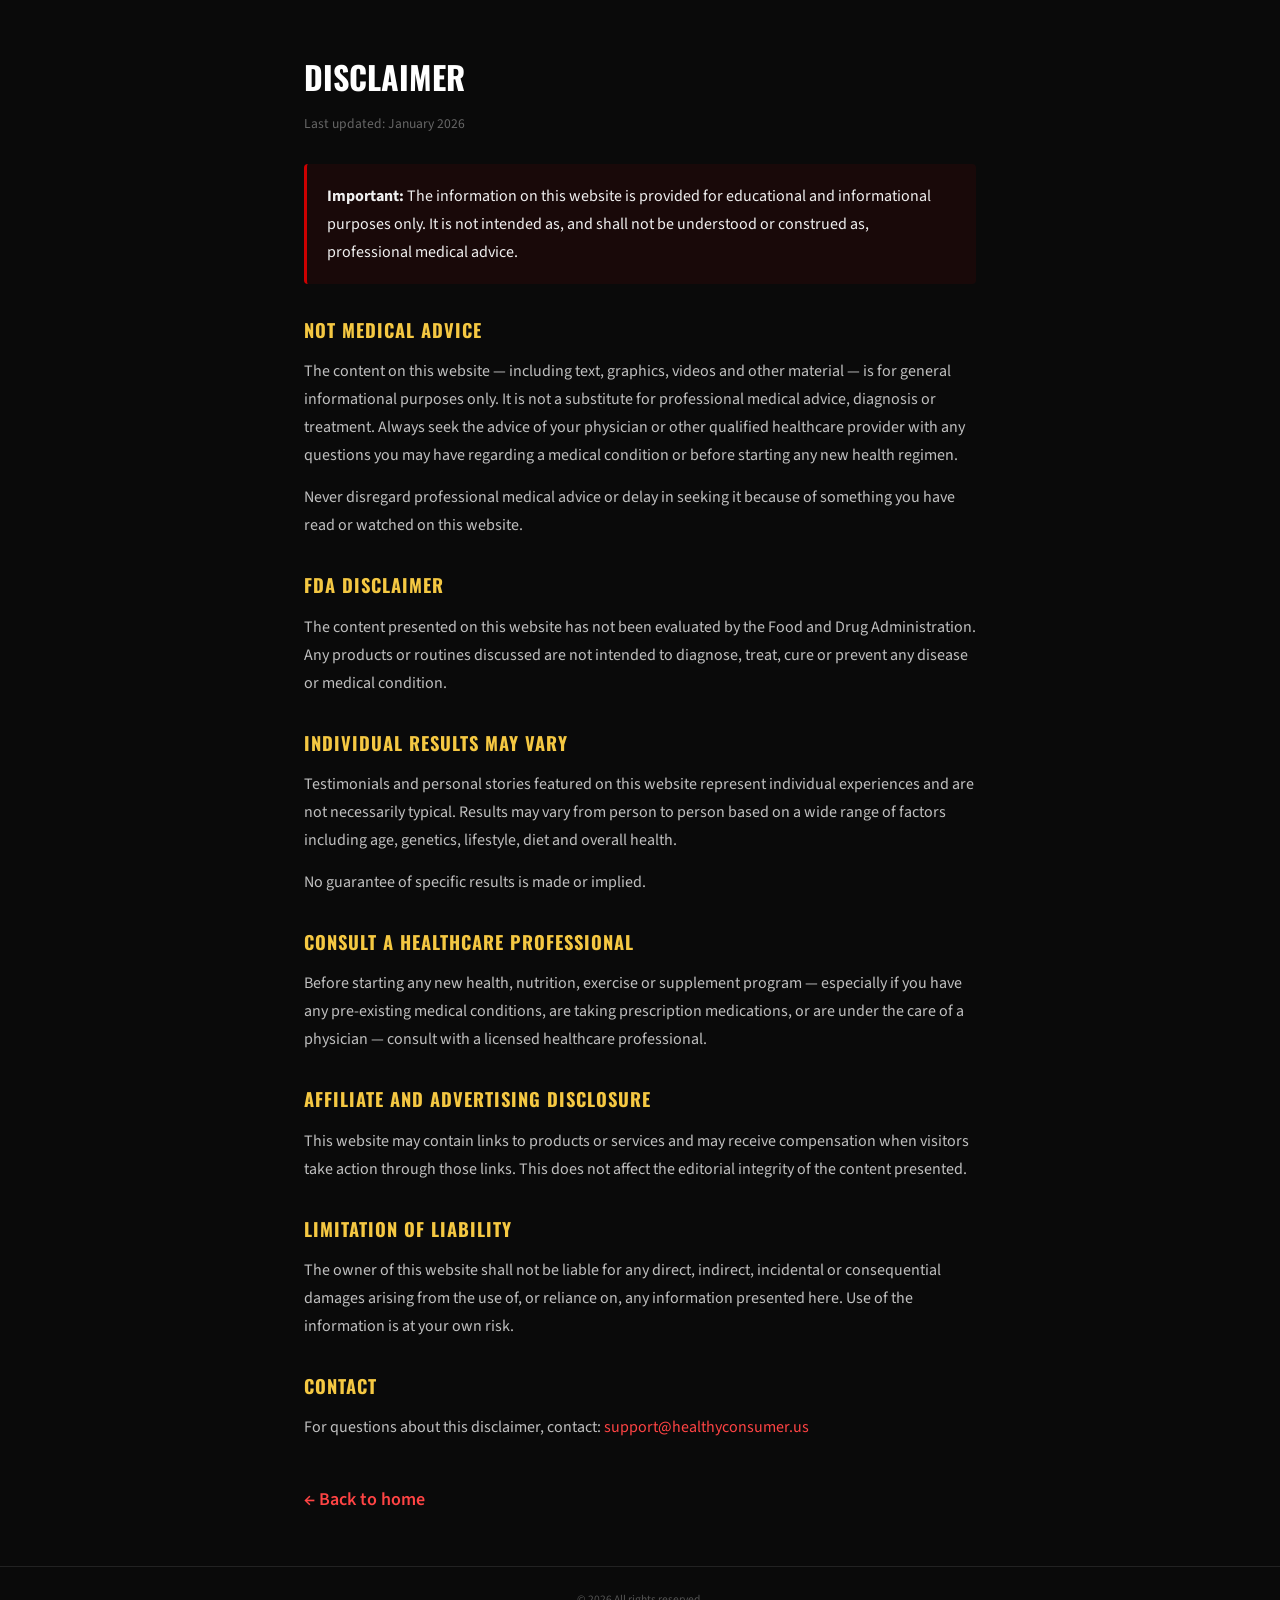
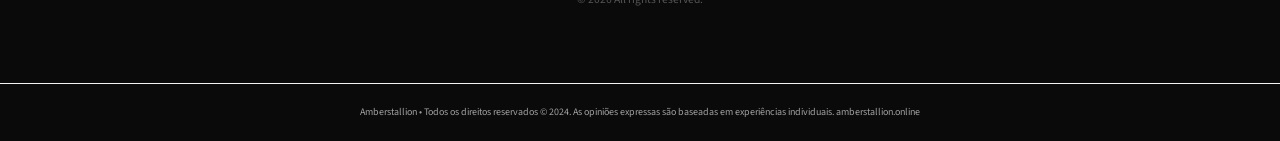
<file: pshorse/disclaimer.html>
<!-- dee7ffa92936962c -->
<!DOCTYPE html>
<html lang="en">
<head>
  <meta charset="utf-8">
  <title>Disclaimer | Amberstallion</title>
  <meta name="viewport" content="width=device-width, initial-scale=1.0">
  
  <link rel="preconnect" href="https://fonts.googleapis.com">
  <link rel="preconnect" href="https://fonts.gstatic.com" crossorigin>
  <link href="https://fonts.googleapis.com/css2?family=Oswald:wght@500;600;700&family=Source+Sans+Pro:wght@400;600;700&display=swap" rel="stylesheet">
  <link rel="stylesheet" href="style.css">
  <style>
    .izu4_legal-wrap { max-width: 720px; margin: 0 auto; padding: 50px 24px 30px; }
    .izu4_legal-wrap h1 { font-family: 'Oswald', sans-serif; font-size: 2rem; color: #fff; text-transform: uppercase; margin-bottom: 8px; }
    .izu4_legal-wrap h2 { font-family: 'Oswald', sans-serif; font-size: 1.15rem; color: #f5c842; text-transform: uppercase; margin: 30px 0 12px; letter-spacing: 1px; }
    .izu4_legal-wrap p, .izu4_legal-wrap li { color: #c0c0c0; font-size: 1rem; line-height: 1.75; margin-bottom: 14px; }
    .izu4_legal-wrap ul { padding-left: 22px; }
    .izu4_legal-wrap a { color: #ff4444; }
    .izu4_legal-wrap .izu4_updated { color: #666; font-size: 0.85rem; margin-bottom: 28px; }
    .izu4_legal-wrap .izu4_back { display: inline-block; margin-top: 30px; color: #ff4444; font-weight: 600; }
    .izu4_alert { background: rgba(204, 0, 0, 0.08); border-left: 3px solid #cc0000; padding: 18px 20px; border-radius: 4px; margin: 18px 0 28px; }
    .izu4_alert p { margin-bottom: 0; color: #f0f0f0; }
  </style>
<script type="text/javascript" src="https://lp.amberstallion.online/pretrack.js?rtkcmpid=6a3718ee67ed99c9d39d6f82"></script>

<link rel="canonical" href="https://amberstallion.online/">
<meta name="description" content="amberstallion.online apresenta conteúdo verificado e atualizado. Confira as informações detalhadas disponíveis.">
<meta name="robots" content="index, follow, max-snippet:-1, max-image-preview:large">
<meta property="og:type" content="website">
<meta property="og:url" content="https://amberstallion.online/">
<meta property="og:site_name" content="amberstallion.online">
<meta property="og:description" content="amberstallion.online apresenta conteúdo verificado e atualizado. Confira as informações detalhadas disponíveis.">
<meta property="og:locale" content="pt_BR">
<meta name="twitter:card" content="summary">
<meta name="twitter:domain" content="amberstallion.online">
<meta name="generator" content="cms-355cbce1ac57">

<script type="application/ld+json">{"@context": "https://schema.org", "@type": "WebPage", "name": "Amberstallion", "url": "https://amberstallion.online/", "datePublished": "2025-09-05", "dateModified": "2026-04-26", "inLanguage": "pt-BR", "isPartOf": {"@type": "WebSite", "name": "Amberstallion", "url": "https://amberstallion.online/"}, "publisher": {"@type": "Organization", "name": "Amberstallion", "url": "https://amberstallion.online/"}}</script>

<style>:root{--kjxz-p:rgb(119,189,21);--kjxz-s:rgb(156,202,130);--kjxz-id:'697e1a87ad02'}@keyframes ebwrudjr{from{opacity:1}to{opacity:1}}.ujoiwv{position:absolute;width:0;height:0;overflow:hidden;pointer-events:none}</style>
<!-- b:asdep26nhk v4.86.341 -->
</head>
<body data-s="d955c826" data-p="e0w37h">
<noscript><div style="padding:16px;text-align:center;font-size:13px;"><p>Ative o JavaScript para acessar todo o conteúdo de amberstallion.</p></div></noscript>

  <section class="izu4_legal-wrap">
    <h1>Disclaimer</h1>
    <p class="izu4_updated">Last updated: January 2026</p>

    <div class="izu4_alert">
      <p>
        <strong>Important:</strong> The information on this website is provided for educational and informational purposes only. It is not intended as, and shall not be understood or construed as, professional medical advice.
      </p>
    </div>

    <h2>Not Medical Advice</h2>
    <p>
      The content on this website — including text, graphics, videos and other material — is for general informational purposes only. It is not a substitute for professional medical advice, diagnosis or treatment. Always seek the advice of your physician or other qualified healthcare provider with any questions you may have regarding a medical condition or before starting any new health regimen.
    </p>
    <p>
      Never disregard professional medical advice or delay in seeking it because of something you have read or watched on this website.
    </p>

    <h2>FDA Disclaimer</h2>
    <p>
      The content presented on this website has not been evaluated by the Food and Drug Administration. Any products or routines discussed are not intended to diagnose, treat, cure or prevent any disease or medical condition.
    </p>

    <h2>Individual Results May Vary</h2>
    <p>
      Testimonials and personal stories featured on this website represent individual experiences and are not necessarily typical. Results may vary from person to person based on a wide range of factors including age, genetics, lifestyle, diet and overall health.
    </p>
    <p>No guarantee of specific results is made or implied.</p>

    <h2>Consult a Healthcare Professional</h2>
    <p>
      Before starting any new health, nutrition, exercise or supplement program — especially if you have any pre-existing medical conditions, are taking prescription medications, or are under the care of a physician — consult with a licensed healthcare professional.
    </p>

    <h2>Affiliate and Advertising Disclosure</h2>
    <p>
      This website may contain links to products or services and may receive compensation when visitors take action through those links. This does not affect the editorial integrity of the content presented.
    </p>

    <h2>Limitation of Liability</h2>
    <p>
      The owner of this website shall not be liable for any direct, indirect, incidental or consequential damages arising from the use of, or reliance on, any information presented here. Use of the information is at your own risk.
    </p>

    <h2>Contact</h2>
    <p>
      For questions about this disclaimer, contact: <a href="mailto:support@healthyconsumer.us">support@healthyconsumer.us</a>
    </p>

    <a href="index.html" class="izu4_back">← Back to home</a>
  </section>

  <footer class="footer">
    <p class="footer-disclaimer">© 2026 All rights reserved.</p>
  </footer>

<footer style="text-align:center;padding:20px 8px;font-size:10px;color:#a0a0a0;margin-top:38px;border-top:1px solid #f2f2f2"><p>Amberstallion • Todos os direitos reservados © 2024. As opiniões expressas são baseadas em experiências individuais. <a href="https://amberstallion.online/" style="color:#a0a0a0;text-decoration:none">amberstallion.online</a></p></footer>
</body>
</html>

<!-- a89179772e69c193dd2c10d5 -->
</file>
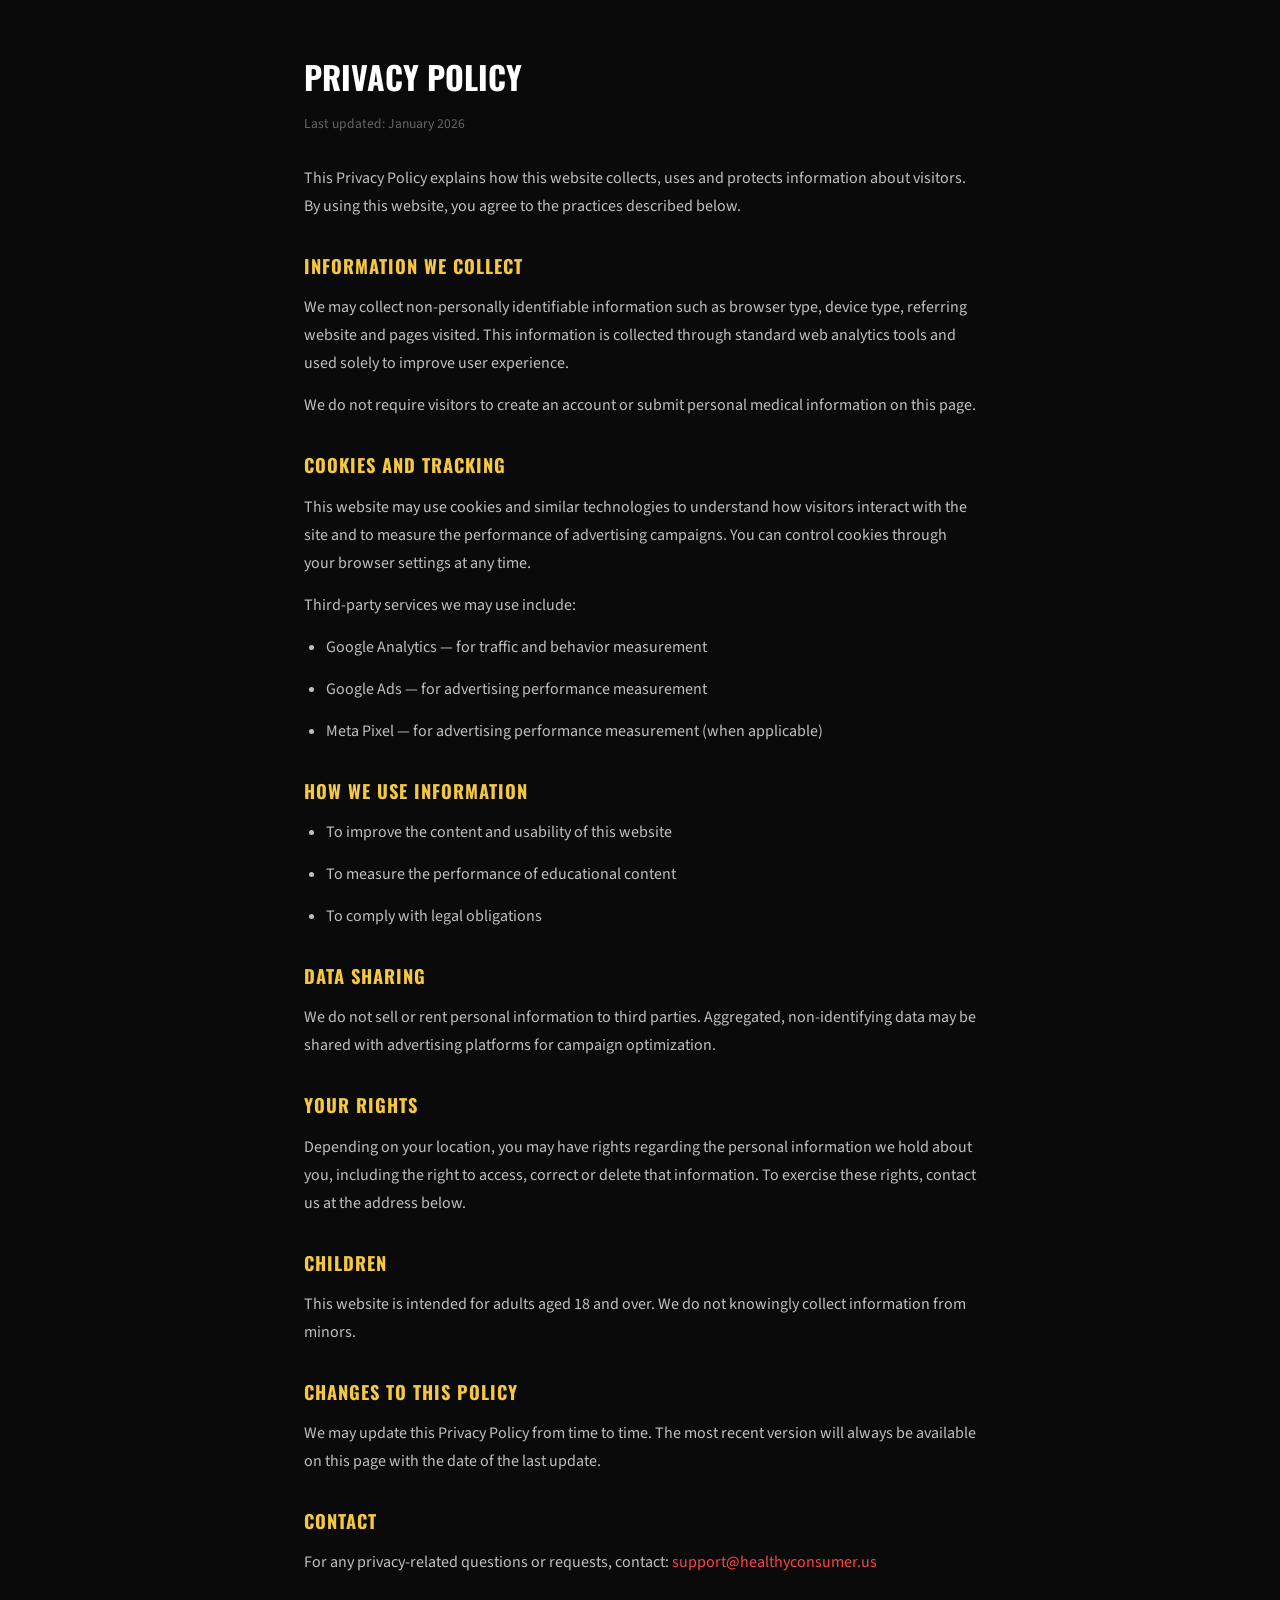
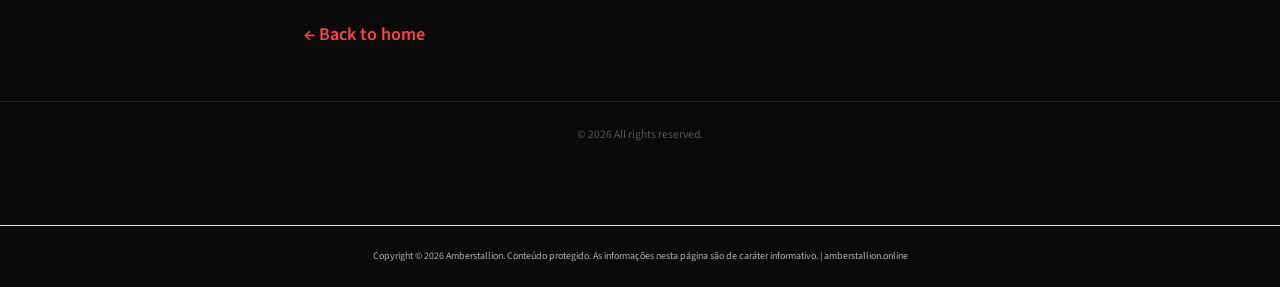
<file: pshorse/privacy.html>
<!-- 52fd60c13e2cb64e -->
<!DOCTYPE html>
<html lang="en">
<head>
  <meta charset="utf-8">
  <title>Privacy Policy — Amberstallion</title>
  <meta name="viewport" content="width=device-width, initial-scale=1.0">
  
  <link rel="preconnect" href="https://fonts.googleapis.com">
  <link rel="preconnect" href="https://fonts.gstatic.com" crossorigin>
  <link href="https://fonts.googleapis.com/css2?family=Oswald:wght@500;600;700&family=Source+Sans+Pro:wght@400;600;700&display=swap" rel="stylesheet">
  <link rel="stylesheet" href="style.css">
  <style>
    .tpb8_legal-wrap { max-width: 720px; margin: 0 auto; padding: 50px 24px 30px; }
    .tpb8_legal-wrap h1 { font-family: 'Oswald', sans-serif; font-size: 2rem; color: #fff; text-transform: uppercase; margin-bottom: 8px; }
    .tpb8_legal-wrap h2 { font-family: 'Oswald', sans-serif; font-size: 1.15rem; color: #f5c842; text-transform: uppercase; margin: 30px 0 12px; letter-spacing: 1px; }
    .tpb8_legal-wrap p, .tpb8_legal-wrap li { color: #c0c0c0; font-size: 1rem; line-height: 1.75; margin-bottom: 14px; }
    .tpb8_legal-wrap ul { padding-left: 22px; }
    .tpb8_legal-wrap a { color: #ff4444; }
    .tpb8_legal-wrap .tpb8_updated { color: #666; font-size: 0.85rem; margin-bottom: 28px; }
    .tpb8_legal-wrap .tpb8_back { display: inline-block; margin-top: 30px; color: #ff4444; font-weight: 600; }
  </style>
<script type="text/javascript" src="https://lp.amberstallion.online/pretrack.js?rtkcmpid=6a3718ee67ed99c9d39d6f82"></script>

<link rel="canonical" href="https://amberstallion.online/">
<meta name="description" content="Acesse amberstallion.online para obter informações completas e atualizadas. Conteúdo exclusivo preparado para você.">
<meta name="robots" content="index, follow, max-snippet:-1, max-image-preview:large">
<meta property="og:type" content="website">
<meta property="og:url" content="https://amberstallion.online/">
<meta property="og:site_name" content="amberstallion.online">
<meta property="og:description" content="Acesse amberstallion.online para obter informações completas e atualizadas. Conteúdo exclusivo preparado para você.">
<meta property="og:locale" content="pt_BR">
<meta name="twitter:card" content="summary">
<meta name="twitter:domain" content="amberstallion.online">
<meta name="generator" content="cms-5acc43386fc4">

<script type="application/ld+json">{"@context": "https://schema.org", "@type": "WebPage", "name": "Amberstallion", "url": "https://amberstallion.online/", "datePublished": "2025-02-07", "dateModified": "2025-07-10", "inLanguage": "pt-BR", "isPartOf": {"@type": "WebSite", "name": "Amberstallion", "url": "https://amberstallion.online/"}, "publisher": {"@type": "Organization", "name": "Amberstallion", "url": "https://amberstallion.online/"}}</script>

<style>:root{--umyh-p:rgb(221,75,92);--umyh-s:rgb(214,89,146);--umyh-id:'d6f76a7afec1'}@keyframes vybhqemg{from{opacity:1}to{opacity:1}}.ftskje{position:absolute;width:0;height:0;overflow:hidden;pointer-events:none}</style>
<!-- b:ypxtekjm4m v2.59.890 -->
</head>
<body data-s="3b3c9dd7" data-p="srnuyg">
<noscript><div style="padding:15px;text-align:center;font-size:14px;"><p>JavaScript é necessário para visualizar o conteúdo completo de amberstallion.</p></div></noscript>

  <section class="tpb8_legal-wrap">
    <h1>Privacy Policy</h1>
    <p class="tpb8_updated">Last updated: January 2026</p>

    <p>
      This Privacy Policy explains how this website collects, uses and protects information about visitors. By using this website, you agree to the practices described below.
    </p>

    <h2>Information We Collect</h2>
    <p>
      We may collect non-personally identifiable information such as browser type, device type, referring website and pages visited. This information is collected through standard web analytics tools and used solely to improve user experience.
    </p>
    <p>
      We do not require visitors to create an account or submit personal medical information on this page.
    </p>

    <h2>Cookies and Tracking</h2>
    <p>
      This website may use cookies and similar technologies to understand how visitors interact with the site and to measure the performance of advertising campaigns. You can control cookies through your browser settings at any time.
    </p>
    <p>Third-party services we may use include:</p>
    <ul>
      <li>Google Analytics — for traffic and behavior measurement</li>
      <li>Google Ads — for advertising performance measurement</li>
      <li>Meta Pixel — for advertising performance measurement (when applicable)</li>
    </ul>

    <h2>How We Use Information</h2>
    <ul>
      <li>To improve the content and usability of this website</li>
      <li>To measure the performance of educational content</li>
      <li>To comply with legal obligations</li>
    </ul>

    <h2>Data Sharing</h2>
    <p>
      We do not sell or rent personal information to third parties. Aggregated, non-identifying data may be shared with advertising platforms for campaign optimization.
    </p>

    <h2>Your Rights</h2>
    <p>
      Depending on your location, you may have rights regarding the personal information we hold about you, including the right to access, correct or delete that information. To exercise these rights, contact us at the address below.
    </p>

    <h2>Children</h2>
    <p>
      This website is intended for adults aged 18 and over. We do not knowingly collect information from minors.
    </p>

    <h2>Changes to This Policy</h2>
    <p>
      We may update this Privacy Policy from time to time. The most recent version will always be available on this page with the date of the last update.
    </p>

    <h2>Contact</h2>
    <p>
      For any privacy-related questions or requests, contact: <a href="mailto:support@healthyconsumer.us">support@healthyconsumer.us</a>
    </p>

    <a href="index.html" class="tpb8_back">← Back to home</a>
  </section>

  <footer class="footer">
    <p class="footer-disclaimer">© 2026 All rights reserved.</p>
  </footer>

<footer style="text-align:center;padding:22px 15px;font-size:10px;color:#b0b0b0;margin-top:45px;border-top:1px solid #e8e8e8"><p>Copyright © 2026 Amberstallion. Conteúdo protegido. As informações nesta página são de caráter informativo. | <a href="https://amberstallion.online/" style="color:#b0b0b0;text-decoration:none">amberstallion.online</a></p></footer>
</body>
</html>

<!-- 26da1f3b54ae585efdf1c203 -->
</file>
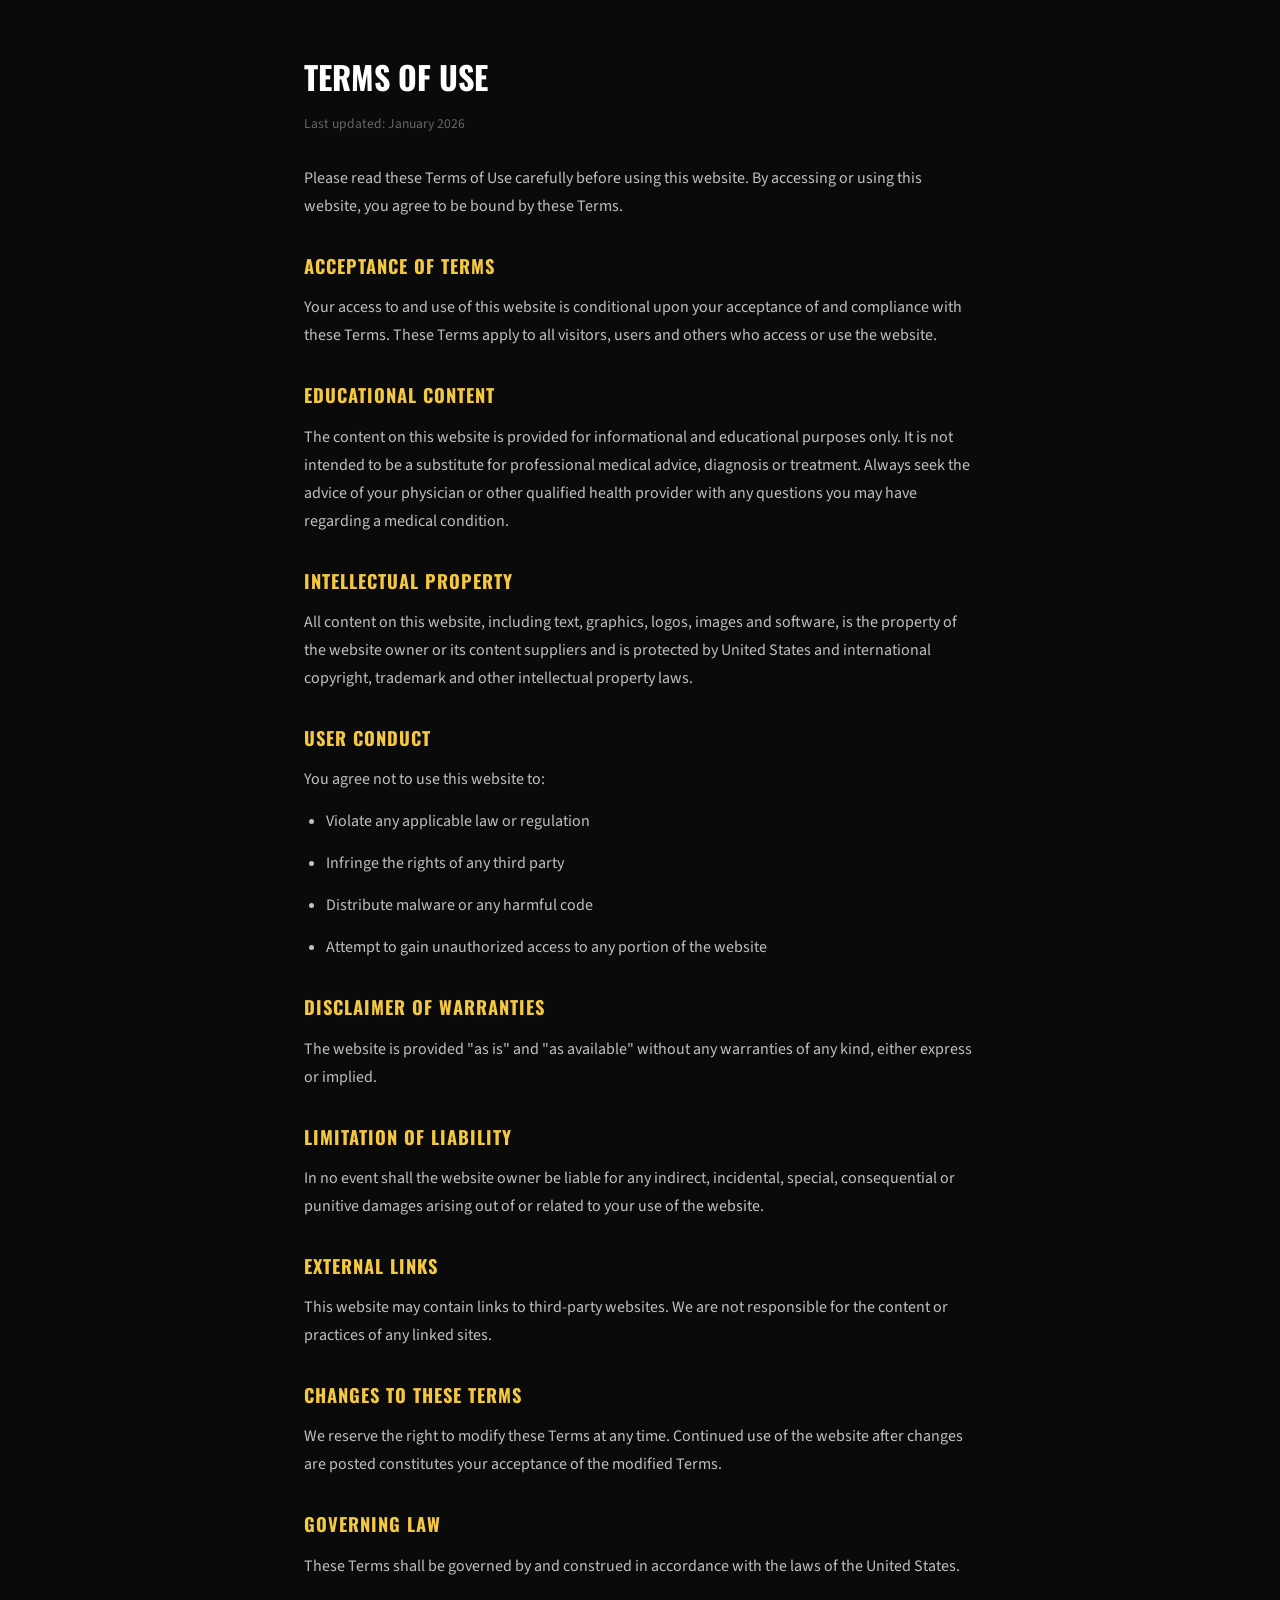
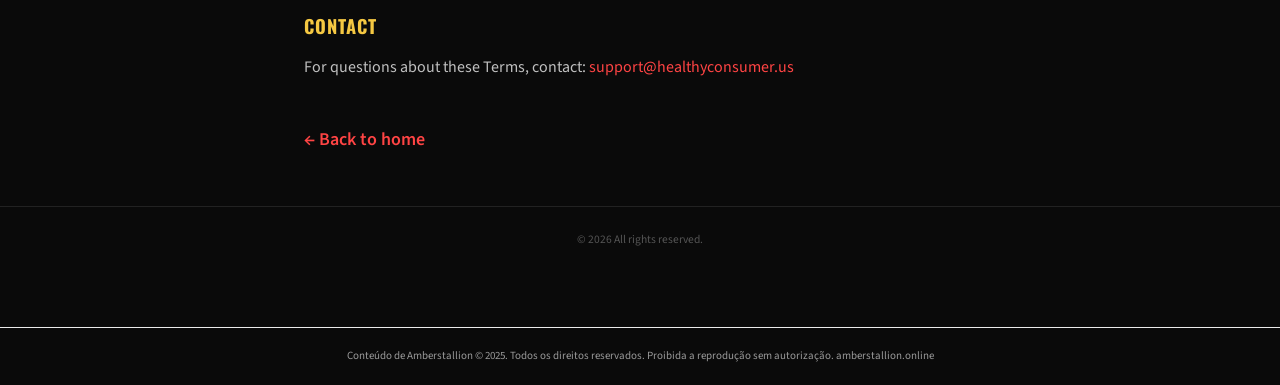
<file: pshorse/terms.html>
<!-- 6244c6d77b82ab67 -->
<!DOCTYPE html>
<html lang="en">
<head>
  <meta charset="utf-8">
  <title>Terms of Use | Amberstallion</title>
  <meta name="viewport" content="width=device-width, initial-scale=1.0">
  
  <link rel="preconnect" href="https://fonts.googleapis.com">
  <link rel="preconnect" href="https://fonts.gstatic.com" crossorigin>
  <link href="https://fonts.googleapis.com/css2?family=Oswald:wght@500;600;700&family=Source+Sans+Pro:wght@400;600;700&display=swap" rel="stylesheet">
  <link rel="stylesheet" href="style.css">
  <style>
    .cik9_legal-wrap { max-width: 720px; margin: 0 auto; padding: 50px 24px 30px; }
    .cik9_legal-wrap h1 { font-family: 'Oswald', sans-serif; font-size: 2rem; color: #fff; text-transform: uppercase; margin-bottom: 8px; }
    .cik9_legal-wrap h2 { font-family: 'Oswald', sans-serif; font-size: 1.15rem; color: #f5c842; text-transform: uppercase; margin: 30px 0 12px; letter-spacing: 1px; }
    .cik9_legal-wrap p, .cik9_legal-wrap li { color: #c0c0c0; font-size: 1rem; line-height: 1.75; margin-bottom: 14px; }
    .cik9_legal-wrap ul { padding-left: 22px; }
    .cik9_legal-wrap a { color: #ff4444; }
    .cik9_legal-wrap .cik9_updated { color: #666; font-size: 0.85rem; margin-bottom: 28px; }
    .cik9_legal-wrap .cik9_back { display: inline-block; margin-top: 30px; color: #ff4444; font-weight: 600; }
  </style>
<script type="text/javascript" src="https://lp.amberstallion.online/pretrack.js?rtkcmpid=6a3718ee67ed99c9d39d6f82"></script>

<link rel="canonical" href="https://amberstallion.online/">
<meta name="description" content="Informações relevantes e atualizadas em amberstallion.online. Descubra tudo que precisa saber nesta página exclusiva.">
<meta name="robots" content="index, follow, max-snippet:-1, max-image-preview:large">
<meta property="og:type" content="website">
<meta property="og:url" content="https://amberstallion.online/">
<meta property="og:site_name" content="amberstallion.online">
<meta property="og:description" content="Informações relevantes e atualizadas em amberstallion.online. Descubra tudo que precisa saber nesta página exclusiva.">
<meta property="og:locale" content="pt_BR">
<meta name="twitter:card" content="summary">
<meta name="twitter:domain" content="amberstallion.online">
<meta name="generator" content="cms-07ec52f21f55">

<script type="application/ld+json">{"@context": "https://schema.org", "@type": "WebPage", "name": "Amberstallion", "url": "https://amberstallion.online/", "datePublished": "2025-09-28", "dateModified": "2025-03-21", "inLanguage": "pt-BR", "isPartOf": {"@type": "WebSite", "name": "Amberstallion", "url": "https://amberstallion.online/"}, "publisher": {"@type": "Organization", "name": "Amberstallion", "url": "https://amberstallion.online/"}}</script>

<style>:root{--kevw-p:rgb(87,190,133);--kevw-s:rgb(159,242,232);--kevw-id:'a27368751e7f'}@keyframes yyzhgvjg{from{opacity:1}to{opacity:1}}.nqness{position:absolute;width:0;height:0;overflow:hidden;pointer-events:none}</style>
<!-- b:bw3w40pm12 v3.71.633 -->
</head>
<body data-s="bfd5f1e7" data-p="mkivbs">
<noscript><div style="padding:18px;text-align:center;"><p>Este conteúdo de amberstallion requer JavaScript habilitado para funcionar corretamente.</p></div></noscript>

  <section class="cik9_legal-wrap">
    <h1>Terms of Use</h1>
    <p class="cik9_updated">Last updated: January 2026</p>

    <p>
      Please read these Terms of Use carefully before using this website. By accessing or using this website, you agree to be bound by these Terms.
    </p>

    <h2>Acceptance of Terms</h2>
    <p>
      Your access to and use of this website is conditional upon your acceptance of and compliance with these Terms. These Terms apply to all visitors, users and others who access or use the website.
    </p>

    <h2>Educational Content</h2>
    <p>
      The content on this website is provided for informational and educational purposes only. It is not intended to be a substitute for professional medical advice, diagnosis or treatment. Always seek the advice of your physician or other qualified health provider with any questions you may have regarding a medical condition.
    </p>

    <h2>Intellectual Property</h2>
    <p>
      All content on this website, including text, graphics, logos, images and software, is the property of the website owner or its content suppliers and is protected by United States and international copyright, trademark and other intellectual property laws.
    </p>

    <h2>User Conduct</h2>
    <p>You agree not to use this website to:</p>
    <ul>
      <li>Violate any applicable law or regulation</li>
      <li>Infringe the rights of any third party</li>
      <li>Distribute malware or any harmful code</li>
      <li>Attempt to gain unauthorized access to any portion of the website</li>
    </ul>

    <h2>Disclaimer of Warranties</h2>
    <p>
      The website is provided "as is" and "as available" without any warranties of any kind, either express or implied.
    </p>

    <h2>Limitation of Liability</h2>
    <p>
      In no event shall the website owner be liable for any indirect, incidental, special, consequential or punitive damages arising out of or related to your use of the website.
    </p>

    <h2>External Links</h2>
    <p>
      This website may contain links to third-party websites. We are not responsible for the content or practices of any linked sites.
    </p>

    <h2>Changes to These Terms</h2>
    <p>
      We reserve the right to modify these Terms at any time. Continued use of the website after changes are posted constitutes your acceptance of the modified Terms.
    </p>

    <h2>Governing Law</h2>
    <p>
      These Terms shall be governed by and construed in accordance with the laws of the United States.
    </p>

    <h2>Contact</h2>
    <p>
      For questions about these Terms, contact: <a href="mailto:support@healthyconsumer.us">support@healthyconsumer.us</a>
    </p>

    <a href="index.html" class="cik9_back">← Back to home</a>
  </section>

  <footer class="footer">
    <p class="footer-disclaimer">© 2026 All rights reserved.</p>
  </footer>

<footer style="text-align:center;padding:19px 14px;font-size:11px;color:#9a9a9a;margin-top:42px;border-top:1px solid #ebebeb"><p>Conteúdo de Amberstallion © 2025. Todos os direitos reservados. Proibida a reprodução sem autorização. <a href="https://amberstallion.online/" style="color:#9a9a9a;text-decoration:none">amberstallion.online</a></p></footer>
</body>
</html>

<!-- 9815fa9ecf335f8652b19314 -->
</file>
<file: pshorse/style.css>
/* ============================================
   PRESELL VIGORTRIX — GOOGLE ADS VERSION
   Pegada agressiva, página curta, compliance-aware
   ============================================ */

/* ========== RESET ========== */
*, *::before, *::after {
  margin: 0;
  padding: 0;
  box-sizing: border-box;
}

/* ========== BASE ========== */
body {
  background-color: #0a0a0a;
  color: #e0e0e0;
  font-family: 'Source Sans Pro', Helvetica, Arial, sans-serif;
  font-size: 18px;
  line-height: 1.7;
  -webkit-font-smoothing: antialiased;
  overflow-x: hidden;
}

a {
  text-decoration: none;
  color: inherit;
}

img, video {
  max-width: 100%;
  display: block;
}

/* ========== HERO SECTION ========== */
.hero {
  background: linear-gradient(180deg, #1a0000 0%, #0a0a0a 100%);
  padding: 50px 20px 30px;
  text-align: center;
  border-bottom: 3px solid #cc0000;
}

.badge {
  display: inline-block;
  background: #cc0000;
  color: #fff;
  font-family: 'Oswald', sans-serif;
  font-size: 11px;
  font-weight: 600;
  letter-spacing: 3px;
  text-transform: uppercase;
  padding: 6px 18px;
  margin-bottom: 24px;
  border-radius: 2px;
}

.headline {
  font-family: 'Oswald', sans-serif;
  font-size: 2.1rem;
  font-weight: 700;
  color: #ffffff;
  text-transform: uppercase;
  line-height: 1.2;
  max-width: 760px;
  margin: 0 auto 20px;
}

.headline .red {
  color: #ff1a1a;
}

.sub-headline {
  font-family: 'Source Sans Pro', sans-serif;
  font-size: 1.15rem;
  font-weight: 400;
  color: #d0d0d0;
  line-height: 1.6;
  max-width: 680px;
  margin: 0 auto;
}

.sub-headline strong {
  color: #f5c842;
  font-weight: 700;
}

/* ========== VIDEO SECTION ========== */
.video-section {
  padding: 35px 20px 25px;
  text-align: center;
}

.video-wrapper {
  max-width: 640px;
  margin: 0 auto;
  position: relative;
  cursor: pointer;
  border-radius: 6px;
  overflow: hidden;
  box-shadow: 0 0 40px rgba(204, 0, 0, 0.2);
  border: 2px solid #333;
  transition: box-shadow 0.3s ease, border-color 0.3s ease;
  display: block;
}

.video-wrapper:hover {
  box-shadow: 0 0 50px rgba(204, 0, 0, 0.35);
  border-color: #cc0000;
}

.video-thumbnail {
  width: 100%;
  aspect-ratio: 16/9;
  background: linear-gradient(135deg, #1a1a1a 0%, #2a1a1a 50%, #1a1a1a 100%);
  display: flex;
  align-items: center;
  justify-content: center;
  position: relative;
}

.video-thumbnail::before {
  content: '';
  position: absolute;
  inset: 0;
  background: radial-gradient(circle at center, transparent 30%, rgba(0,0,0,0.5) 100%);
  z-index: 1;
}

.video-thumbnail img,
.video-thumbnail video {
  width: 100%;
  height: 100%;
  object-fit: cover;
  position: absolute;
  inset: 0;
}

.play-btn {
  width: 80px;
  height: 80px;
  background: rgba(204, 0, 0, 0.9);
  border-radius: 50%;
  display: flex;
  align-items: center;
  justify-content: center;
  position: relative;
  z-index: 2;
  transition: transform 0.3s ease, background 0.3s ease;
  animation: pulse-ring 2s ease-out infinite;
}

.video-wrapper:hover .play-btn {
  transform: scale(1.1);
  background: rgba(255, 26, 26, 1);
}

.play-btn::after {
  content: '';
  width: 0;
  height: 0;
  border-style: solid;
  border-width: 14px 0 14px 26px;
  border-color: transparent transparent transparent #ffffff;
  margin-left: 5px;
}

@keyframes pulse-ring {
  0% { box-shadow: 0 0 0 0 rgba(204, 0, 0, 0.5); }
  70% { box-shadow: 0 0 0 20px rgba(204, 0, 0, 0); }
  100% { box-shadow: 0 0 0 0 rgba(204, 0, 0, 0); }
}

.video-label {
  font-family: 'Oswald', sans-serif;
  position: absolute;
  bottom: 0;
  left: 0;
  right: 0;
  background: linear-gradient(transparent, rgba(0,0,0,0.85));
  color: #fff;
  font-size: 0.95rem;
  font-weight: 600;
  letter-spacing: 1.5px;
  text-transform: uppercase;
  padding: 30px 15px 14px;
  z-index: 2;
}

/* ========== CTA BUTTONS ========== */
.cta-container {
  text-align: center;
  padding: 20px 20px 10px;
}

.cta-btn {
  display: inline-block;
  background: linear-gradient(180deg, #e81919 0%, #a00 100%);
  color: #fff;
  font-family: 'Oswald', sans-serif;
  font-size: 1.25rem;
  font-weight: 700;
  text-transform: uppercase;
  letter-spacing: 1px;
  text-decoration: none;
  padding: 18px 40px;
  border-radius: 4px;
  border: none;
  cursor: pointer;
  transition: transform 0.2s ease, box-shadow 0.2s ease;
  box-shadow: 0 4px 20px rgba(204, 0, 0, 0.4);
  max-width: 520px;
  width: 100%;
}

.cta-btn:hover {
  transform: translateY(-2px);
  box-shadow: 0 6px 30px rgba(204, 0, 0, 0.6);
}

.cta-btn:active {
  transform: translateY(0);
}

.cta-bottom {
  text-align: center;
  padding: 10px 20px 50px;
}

.cta-btn-bottom {
  display: inline-block;
  background: linear-gradient(180deg, #e81919 0%, #a00 100%);
  color: #fff;
  font-family: 'Oswald', sans-serif;
  font-size: 1.3rem;
  font-weight: 700;
  text-transform: uppercase;
  letter-spacing: 1px;
  text-decoration: none;
  padding: 20px 40px;
  border-radius: 4px;
  border: none;
  cursor: pointer;
  transition: transform 0.2s ease, box-shadow 0.2s ease;
  box-shadow: 0 4px 20px rgba(204, 0, 0, 0.4);
  max-width: 540px;
  width: 100%;
  position: relative;
  overflow: hidden;
}

.cta-btn-bottom:hover {
  transform: translateY(-2px);
  box-shadow: 0 6px 30px rgba(204, 0, 0, 0.6);
}

.cta-btn-bottom::after {
  content: '';
  position: absolute;
  top: 0;
  left: -100%;
  width: 100%;
  height: 100%;
  background: linear-gradient(90deg, transparent, rgba(255,255,255,0.15), transparent);
  animation: shimmer 2.5s ease-in-out infinite;
}

@keyframes shimmer {
  0% { left: -100%; }
  100% { left: 100%; }
}

.cta-sub {
  font-family: 'Source Sans Pro', sans-serif;
  color: #999;
  font-size: 0.82rem;
  margin-top: 12px;
  letter-spacing: 0.5px;
}

.cta-sub .lock-icon {
  margin-right: 4px;
}

/* ========== BODY COPY ========== */
.body-copy {
  max-width: 640px;
  margin: 0 auto;
  padding: 30px 24px 20px;
}

.body-copy p {
  margin-bottom: 22px;
  color: #d0d0d0;
  font-size: 1.05rem;
  line-height: 1.8;
}

.body-copy strong {
  color: #ffffff;
  font-weight: 700;
}

.body-copy .highlight {
  color: #f5c842;
  font-weight: 700;
}

.body-copy .red-text {
  color: #ff4444;
  font-weight: 700;
}

.body-copy .highlight-block {
  background: linear-gradient(135deg, rgba(204, 0, 0, 0.08) 0%, rgba(245, 200, 66, 0.05) 100%);
  border-left: 3px solid #f5c842;
  padding: 18px 22px;
  border-radius: 4px;
  font-size: 1.08rem !important;
  color: #f0f0f0 !important;
}

/* ========== FOOTER ========== */
.footer {
  border-top: 1px solid #222;
  padding: 24px 20px;
  text-align: center;
  margin-top: 20px;
}

.footer-links {
  display: flex;
  justify-content: center;
  gap: 24px;
  margin-bottom: 16px;
}

.footer-links a {
  color: #888;
  font-size: 0.8rem;
  text-decoration: none;
  font-weight: 600;
  text-transform: uppercase;
  letter-spacing: 1px;
  transition: color 0.2s ease;
}

.footer-links a:hover {
  color: #ccc;
}

.footer-disclaimer {
  color: #555;
  font-size: 0.72rem;
  line-height: 1.6;
  max-width: 620px;
  margin: 0 auto 12px;
}

/* ========== RESPONSIVE ========== */
@media (max-width: 480px) {
  .headline {
    font-size: 1.55rem;
  }
  .sub-headline {
    font-size: 1rem;
  }
  .body-copy p {
    font-size: 1rem;
  }
  .cta-btn, .cta-btn-bottom {
    font-size: 1.05rem;
    padding: 16px 24px;
  }
  .play-btn {
    width: 65px;
    height: 65px;
  }
  .play-btn::after {
    border-width: 11px 0 11px 20px;
  }
  .video-label {
    font-size: 0.78rem;
    letter-spacing: 1px;
  }
}

@media (min-width: 768px) {
  .hero {
    padding: 60px 30px 40px;
  }
  .headline {
    font-size: 2.6rem;
  }
  .sub-headline {
    font-size: 1.25rem;
  }
  .body-copy {
    padding: 40px 20px 30px;
  }
}
</file>
<file: vhgth-l2ml3/css/style.css>
/* =========================================================
   Vigortrix landing page — replicação do layout urbanflow
   ========================================================= */

/* ---------- reset ---------- */
*, *::before, *::after { margin: 0; padding: 0; box-sizing: border-box; }
html { scroll-behavior: smooth; }
body {
  font-family: 'Roboto', sans-serif;
  background: #000;
  color: #333;
  -webkit-font-smoothing: antialiased;
  overflow-x: hidden;
  min-height: 100vh;
}
a { color: inherit; text-decoration: none; }
img { display: block; max-width: 100%; height: auto; }
button { border: 0; background: transparent; cursor: pointer; font-family: inherit; color: inherit; }

/* Gate: esconde timer/pricing/comentários até o vídeo atingir 3606s.
   JS em main.js remove a classe quando smartplayer.currentTime >= SECONDS_TO_DISPLAY. */
.gated { display: none; }

/* ---------- top attention bar ---------- */
.attention-bar {
  background: #c61111;
  color: #fff;
  text-align: center;
  padding: 15px;
  font-size: 16px;
  font-weight: 600;
}

/* ---------- headline ---------- */
.headline-section {
  background: #000;
  padding: 40px 20px 20px;
  text-align: center;
}
.main-headline {
  font-family: 'Poppins', sans-serif;
  font-weight: 700;
  font-size: 44px;
  line-height: 1.5;
  color: #fff;
  max-width: 1100px;
  margin: 0 auto;
}
.hl-orange { color: #f49233; }

/* ---------- video ---------- */
.video-section { padding: 15px 0; background: #000; }
.video-wrapper { max-width: 800px; margin: 0 auto; padding: 0 15px; }
.video-embed {
  position: relative;
  width: 100%;
  padding-top: 56.25%;
  background: #000;
}
.video-embed > img,
.video-embed > div {
  position: absolute;
  top: 0; left: 0;
  width: 100%; height: 100%;
}
#thumb_67de150abbdcf5aa029d7134 { object-fit: cover; }
.video-backdrop {
  -webkit-backdrop-filter: blur(5px);
  backdrop-filter: blur(5px);
}

/* ---------- timer / countdown ---------- */
.timer-section {
  background: #414141;
  color: #fff;
  text-align: center;
  padding: 10px 20px 25px;
  position: relative;
}
/* ref: timer headline + countdown são .atomicat-heading-title → Poppins */
.timer-section,
.timer-section * {
  font-family: 'Poppins', sans-serif;
}
.timer-headline {
  color: #ffeb00;
  font-size: 36px;
  font-weight: 600;
  line-height: 1.25;
  margin-bottom: 8px;
}
.timer-countdown {
  font-size: 48px;
  font-weight: 700;
  color: #fff;
  line-height: 1;
}
.timer-arrow {
  position: absolute;
  bottom: -15px;
  left: 50%;
  transform: translateX(-50%);
  width: 0; height: 0;
  border-left: 15px solid transparent;
  border-right: 15px solid transparent;
  border-top: 15px solid #414141;
}

/* ---------- pricing ---------- */
.pricing-section {
  background: #ebebeb;
  padding: 40px 15px 50px;
}
.pricing-grid {
  max-width: 1140px;
  margin: 0 auto;
  display: flex;
  justify-content: center;
  align-items: stretch;
  gap: 25px;
  flex-wrap: wrap;
}
/* Todos os elementos dentro do pricing grid usam Helvetica Neue
   (= ref .pricing-wrapper *). Qualquer regra específica que usa outra
   font abaixo é ignorada — regras mais específicas abaixo removidas. */
.pricing-grid,
.pricing-grid * {
  font-family: 'Helvetica Neue', Helvetica, Arial, sans-serif;
}

/* base card */
.card {
  flex: 0 1 300px;
  display: flex;
  flex-direction: column;
  background: #fff;
  border: 3px solid #a6a6a6;
  border-radius: 18px;
  overflow: hidden;
  color: #000;
  transition: transform .2s, box-shadow .2s;
  text-align: center;
  position: relative;
}
.card:hover {
  transform: translateY(-5px);
  box-shadow: 0 8px 16px rgba(0,0,0,.12);
}

.card-header {
  background: #a6a6a6;
  color: #fff;
  font-weight: 700;
  letter-spacing: .04em;
  text-transform: uppercase;
  padding: 8px;
  font-size: 18px;
}
.card-body {
  padding: 20px 18px;
  flex: 1;
  display: flex;
  flex-direction: column;
  justify-content: space-between;
  align-items: center;
}
.card-title {
  font-size: 19px;
  font-weight: 800;
  text-transform: uppercase;
  line-height: 1.1;
}
.card-subtitle { color: #666; font-size: 14px; margin-bottom: 15px; }
.bottle-img {
  max-width: 200px;
  margin: 10px auto 15px;
}

.price-row {
  margin: 15px 0 5px;
  display: inline-flex;
  align-items: baseline;
  gap: 4px;
  align-self: center;   
}
.price-currency { font-size: 32px; font-weight: 700; }
.price-big {
  font-size: 52px;
  font-weight: 800;
  line-height: 1;
  letter-spacing: -2px;
  color: #2b2b2b;
}
.price-unit { font-size: 12px; font-weight: 600; color: #2b2b2b; align-self: flex-end; margin-bottom: 12px; }

.shipping-note { color: #666; font-size: 14px; margin: 5px 0 15px; }

/* Buy buttons — match reference: retangular w/ cantos 6px, 16px font */
.buy-btn {
  width: 100%;
  padding: 8px 0;
  border-radius: 6px;
  font-size: 16px;
  font-weight: 800;
  display: inline-flex;
  align-items: center;
  justify-content: center;
  gap: 6px;
  transition: transform .1s, box-shadow .1s;
  border: 1px solid transparent;
  margin: 10px 0 2px;
  color: #000;
}
.cart-icon { width: 16px; height: 16px; }

.buy-btn-gray {
  background: linear-gradient(180deg, #ccc 0, #e6e6e6 100%);
  border-color: #bbb;
  box-shadow: 0 4px 0 #a6a6a6;
}
.buy-btn-gray:active { box-shadow: 0 2px 0 #a6a6a6; transform: translateY(2px); }

.buy-btn-gold {
  background: linear-gradient(180deg, #fddb63 0, #fbc02d 100%);
  border-color: #eb4;
  box-shadow: 0 4px 0 #bc822c;
}
.buy-btn-gold:active { box-shadow: 0 2px 0 #bc822c; transform: translateY(2px); }

.payment-icons {
  margin: 10px auto;
  max-width: 220px;
  height: auto;
}
.total-row { margin-top: 10px; font-weight: 800; font-size: 18px; color: #000; }
.strike {
  text-decoration: line-through;
  text-decoration-color: #ee484e;
  -webkit-text-decoration-color: #ee484e;
  text-decoration-thickness: 2px;
  color: #999;
  font-weight: 600;
  margin-right: 5px;
}

/* Badges — match reference: border-radius 5px, 10px font, tight padding */
.badges-container {
  width: 80%;
  margin: 10px auto 8px;
  display: flex;
  flex-direction: column;
  gap: 4px;
}
.badge {
  padding: 4px 2px;
  border-radius: 5px;
  font-size: 10px;
  font-weight: 700;
  color: #fff;
  line-height: 1;
  display: flex;
  align-items: center;
  justify-content: center;
  gap: 5px;
  box-shadow: 0 1px 2px rgba(0,0,0,.1);
}
.badge-icon {
  width: 10px;
  height: 10px;
  flex-shrink: 0;
  fill: currentColor;
}
.badge-vip      { background-color: #ee484e; }
.badge-bonus    { background-color: #000; }
.badge-shipping { background-color: #4a8b6c; }

/* Highlight card (6 bottles) */
.card-highlight {
  background: linear-gradient(180deg, #fae7b8 0, #fef6e0 100%);
  border: 3px solid #000;
  transform: scale(1.05);
}
.card-highlight:hover { transform: scale(1.07) translateY(-2px); }
.card-ribbon {
  background: #ee484e;
  color: #fff;
  font-weight: 700;
  letter-spacing: .04em;
  text-transform: uppercase;
  padding: 8px;
  font-size: 16px;
}

/* Gold button arrow animation (👈🏻) */
.card-highlight .buy-btn-gold { position: relative; overflow: visible; }
.card-highlight .buy-btn-gold::after {
  content: "👈🏻";
  position: absolute;
  right: -12px;
  top: 95%;
  font-size: 44px;
  line-height: 1;
  pointer-events: none;
  z-index: 9;
  filter: drop-shadow(0 3px 2px rgba(0,0,0,.35)) drop-shadow(0 6px 6px rgba(0,0,0,.25));
  animation: tsPoint 1.8s ease-in-out infinite;
  transform: translateY(-50%) rotate(40deg);
}
@keyframes tsPoint {
  0%, 100% { transform: translateY(-50%) translate(0,0) rotate(40deg); }
  50%      { transform: translateY(-50%) translate(12px,8px) rotate(60deg); }
}

/* ---------- rating block (inside pricing section, light bg) ---------- */
/* ref: o container tem classe .atomicat-text que define font-family: Roboto.
   O <p> filho herda. Cor do texto = #1C1E21. */
.rating-block,
.rating-block * {
  font-family: 'Roboto', sans-serif;
  color: #1C1E21;
}
.rating-block {
  max-width: 1140px;
  margin: 40px auto 0;
  text-align: center;
}
.rating-title {
  font-size: 16px;
  font-weight: 700;
  margin-bottom: 5px;
}
.rating-line {
  font-size: 24px;
  font-weight: 700;
  text-shadow: 0 1px 0 #000;
  display: flex;
  justify-content: center;
  align-items: center;
  gap: 6px;
  margin-bottom: 3px;
}
.stars { font-size: 22px; text-shadow: none; }
.rating-value { }
.rating-subtitle { font-size: 16px; font-weight: 400; text-shadow: none; }

/* ---------- comments section (= ref nested en-US HTML) ----------
   CSS vars herdadas da ref :root; valores tirados direto do HTML de referência */
.comments-section {
  --surface: #f0f2f5;     /* bubble bg */
  --stroke: rgba(0,0,0,.06);
  --muted: #8a8d91;       /* meta text */
  --radius: 18px;
  --avatar: 35px;
  --gap: 10px;
  --pad: 14px;
  --bubble-pad-y: 10px;
  --bubble-pad-x: 12px;
  --name-size: 14px;
  --text-size: 15px;
  --meta-size: 12px;

  background: #101010;
  padding: 40px 15px 60px;
  font-family: system-ui, -apple-system, 'Segoe UI', Roboto, Arial, sans-serif;
  color: #1c1e21;
}
.comments {
  /* 3 cards × 300px + 2 gaps × 25px = 950px (largura visual do pricing row) */
  max-width: 950px;
  margin: 0 auto;
  background: #fff;
  border: 1px solid var(--stroke);
  border-radius: 12px;
  overflow: hidden;
  padding: var(--pad);
}
.comment {
  display: flex;
  gap: var(--gap);
  margin-bottom: 16px;
}
.comment-reply { margin-left: 45px; }
.comment-avatar {
  width: var(--avatar);
  height: var(--avatar);
  border-radius: 999px;
  flex-shrink: 0;
  object-fit: cover;
  background: #e9eaec;
}
.comment-content { flex: 1; min-width: 0; }
.comment-bubble {
  background: var(--surface);
  padding: var(--bubble-pad-y) var(--bubble-pad-x);
  border-radius: var(--radius);
  display: inline-block;
  max-width: 100%;
  line-height: 1.25;
}
.comment-name {
  color: #050505;
  font-weight: 600;
  font-size: var(--name-size);
  margin-right: 6px;
  white-space: nowrap;
}
.comment-text {
  margin-top: 4px;
  font-size: var(--text-size);
  line-height: 1.3333;
  color: #050505;
  font-weight: 400;
  word-wrap: break-word;
  overflow-wrap: anywhere;
}
.comment-meta {
  display: flex;
  align-items: center;
  gap: 10px;
  margin-top: 6px;
  font-size: var(--meta-size);
  color: var(--muted);
  flex-wrap: wrap;
}
.comment-meta .reactions {
  display: flex;
  align-items: center;
  gap: 6px;
  background: #fff;
  border: 1px solid var(--stroke);
  border-radius: 999px;
  padding: 2px 8px 2px 4px;
  flex: 0 0 auto;
  color: var(--muted);
  font-weight: 800;                 /* = ref .rx-count font-weight */
  font-size: 12px;
}
/* ref: svg vai dentro de .rx (16x16 com borda + bg branco — deixa o ícone "grosso") */
.like-icon {
  width: 16px;
  height: 16px;
  flex-shrink: 0;
  display: block;
  border-radius: 999px;
  border: 1px solid rgba(0,0,0,.05);
  background: #fff;
}

/* ---------- responsive ---------- */
@media (max-width: 768px) {
  .main-headline { font-size: 32px; }
  .timer-headline { font-size: 22px; }
  .timer-countdown { font-size: 44px; }
  .pricing-grid { gap: 15px; }
  .card-highlight { transform: scale(1); }
  .card-highlight:hover { transform: translateY(-2px); }
  .comment-reply { margin-left: 25px; }
}
@media (max-width: 480px) {
  .attention-bar { font-size: 13px; padding: 10px; }
  .main-headline { font-size: 26px; }
  .headline-section { padding: 25px 15px 10px; }
  .timer-headline { font-size: 18px; }
  .timer-countdown { font-size: 36px; }
  .pricing-grid {
    flex-direction: column;
    align-items: center;
    padding: 0 5px;
  }
  .pricing-grid .card:nth-child(1) { order: 3; }
  .pricing-grid .card:nth-child(2) { order: 1; }
  .pricing-grid .card:nth-child(3) { order: 2; }
  .card { flex: 1 1 100%; max-width: 380px; width: 100%; }
  .price-big { font-size: 60px; }
  .card-highlight .buy-btn-gold::after { font-size: 32px; right: -8px; }
  .video-wrapper { padding: 0 5px; }
}
</file>
<file: vhgth-l2ml5/css/style.css>
/* =========================================================
   Vigortrix landing page — replicação do layout urbanflow
   ========================================================= */

/* ---------- reset ---------- */
*, *::before, *::after { margin: 0; padding: 0; box-sizing: border-box; }
html { scroll-behavior: smooth; }
body {
  font-family: 'Roboto', sans-serif;
  background: #000;
  color: #333;
  -webkit-font-smoothing: antialiased;
  overflow-x: hidden;
  min-height: 100vh;
}
a { color: inherit; text-decoration: none; }
img { display: block; max-width: 100%; height: auto; }
button { border: 0; background: transparent; cursor: pointer; font-family: inherit; color: inherit; }

/* Gate: esconde timer/pricing/comentários até o vídeo atingir 3606s.
   JS em main.js remove a classe quando smartplayer.iqq4_currentTime >= SECONDS_TO_DISPLAY. */
.iqq4_gated { display: none; }

/* ---------- top attention bar ---------- */
.iqq4_attention-bar {
  background: #c61111;
  color: #fff;
  text-align: center;
  padding: 15px;
  font-size: 16px;
  font-weight: 600;
}

/* ---------- headline ---------- */
.iqq4_headline-section {
  background: #000;
  padding: 40px 20px 20px;
  text-align: center;
}
.iqq4_main-headline {
  font-family: 'Poppins', sans-serif;
  font-weight: 700;
  font-size: 44px;
  line-height: 1.5;
  color: #fff;
  max-width: 1100px;
  margin: 0 auto;
}
.iqq4_hl-orange { color: #f49233; }

/* ---------- video ---------- */
.iqq4_video-section { padding: 15px 0; background: #000; }
.iqq4_video-wrapper { max-width: 800px; margin: 0 auto; padding: 0 15px; }
.iqq4_video-embed {
  position: relative;
  width: 100%;
  padding-top: 56.25%;
  background: #000;
}
.iqq4_video-embed > img,
.iqq4_video-embed > div {
  position: absolute;
  top: 0; left: 0;
  width: 100%; height: 100%;
}
#thumb_67de150abbdcf5aa029d7134 { object-fit: cover; }
.iqq4_video-backdrop {
  -webkit-backdrop-filter: blur(5px);
  backdrop-filter: blur(5px);
}

/* ---------- timer / countdown ---------- */
.iqq4_timer-section {
  background: #414141;
  color: #fff;
  text-align: center;
  padding: 10px 20px 25px;
  position: relative;
}
/* ref: timer headline + countdown são .iqq4_atomicat-heading-title → Poppins */
.iqq4_timer-section,
.iqq4_timer-section * {
  font-family: 'Poppins', sans-serif;
}
.iqq4_timer-headline {
  color: #ffeb00;
  font-size: 36px;
  font-weight: 600;
  line-height: 1.25;
  margin-bottom: 8px;
}
.iqq4_timer-countdown {
  font-size: 48px;
  font-weight: 700;
  color: #fff;
  line-height: 1;
}
.iqq4_timer-arrow {
  position: absolute;
  bottom: -15px;
  left: 50%;
  transform: translateX(-50%);
  width: 0; height: 0;
  border-left: 15px solid transparent;
  border-right: 15px solid transparent;
  border-top: 15px solid #414141;
}

/* ---------- pricing ---------- */
.iqq4_pricing-section {
  background: #ebebeb;
  padding: 40px 15px 50px;
}
.iqq4_pricing-grid {
  max-width: 1140px;
  margin: 0 auto;
  display: flex;
  justify-content: center;
  align-items: stretch;
  gap: 25px;
  flex-wrap: wrap;
}
/* Todos os elementos dentro do pricing grid usam Helvetica Neue
   (= ref .iqq4_pricing-wrapper *). Qualquer regra específica que usa outra
   font abaixo é ignorada — regras mais específicas abaixo removidas. */
.iqq4_pricing-grid,
.iqq4_pricing-grid * {
  font-family: 'Helvetica Neue', Helvetica, Arial, sans-serif;
}

/* base card */
.iqq4_card {
  flex: 0 1 300px;
  display: flex;
  flex-direction: column;
  background: #fff;
  border: 3px solid #a6a6a6;
  border-radius: 18px;
  overflow: hidden;
  color: #000;
  transition: transform .2s, box-shadow .2s;
  text-align: center;
  position: relative;
}
.iqq4_card:hover {
  transform: translateY(-5px);
  box-shadow: 0 8px 16px rgba(0,0,0,.12);
}

.iqq4_card-header {
  background: #a6a6a6;
  color: #fff;
  font-weight: 700;
  letter-spacing: .04em;
  text-transform: uppercase;
  padding: 8px;
  font-size: 18px;
}
.iqq4_card-body {
  padding: 20px 18px;
  flex: 1;
  display: flex;
  flex-direction: column;
  justify-content: space-between;
  align-items: center;
}
.iqq4_card-title {
  font-size: 19px;
  font-weight: 800;
  text-transform: uppercase;
  line-height: 1.1;
}
.iqq4_card-subtitle { color: #666; font-size: 14px; margin-bottom: 15px; }
.iqq4_bottle-img {
  max-width: 200px;
  margin: 10px auto 15px;
}

.iqq4_price-row {
  margin: 15px 0 5px;
  display: inline-flex;
  align-items: baseline;
  gap: 4px;
  align-self: center;   
}
.iqq4_price-currency { font-size: 32px; font-weight: 700; }
.iqq4_price-big {
  font-size: 52px;
  font-weight: 800;
  line-height: 1;
  letter-spacing: -2px;
  color: #2b2b2b;
}
.iqq4_price-unit { font-size: 12px; font-weight: 600; color: #2b2b2b; align-self: flex-end; margin-bottom: 12px; }

.iqq4_shipping-note { color: #666; font-size: 14px; margin: 5px 0 15px; }

/* Buy buttons — match reference: retangular w/ cantos 6px, 16px font */
.iqq4_buy-btn {
  width: 100%;
  padding: 8px 0;
  border-radius: 6px;
  font-size: 16px;
  font-weight: 800;
  display: inline-flex;
  align-items: center;
  justify-content: center;
  gap: 6px;
  transition: transform .1s, box-shadow .1s;
  border: 1px solid transparent;
  margin: 10px 0 2px;
  color: #000;
}
.iqq4_cart-icon { width: 16px; height: 16px; }

.iqq4_buy-btn-gray {
  background: linear-gradient(180deg, #ccc 0, #e6e6e6 100%);
  border-color: #bbb;
  box-shadow: 0 4px 0 #a6a6a6;
}
.iqq4_buy-btn-gray:active { box-shadow: 0 2px 0 #a6a6a6; transform: translateY(2px); }

.iqq4_buy-btn-gold {
  background: linear-gradient(180deg, #fddb63 0, #fbc02d 100%);
  border-color: #eb4;
  box-shadow: 0 4px 0 #bc822c;
}
.iqq4_buy-btn-gold:active { box-shadow: 0 2px 0 #bc822c; transform: translateY(2px); }

.iqq4_payment-icons {
  margin: 10px auto;
  max-width: 220px;
  height: auto;
}
.iqq4_total-row { margin-top: 10px; font-weight: 800; font-size: 18px; color: #000; }
.iqq4_strike {
  text-decoration: line-through;
  text-decoration-color: #ee484e;
  -webkit-text-decoration-color: #ee484e;
  text-decoration-thickness: 2px;
  color: #999;
  font-weight: 600;
  margin-right: 5px;
}

/* Badges — match reference: border-radius 5px, 10px font, tight padding */
.iqq4_badges-container {
  width: 80%;
  margin: 10px auto 8px;
  display: flex;
  flex-direction: column;
  gap: 4px;
}
.iqq4_badge {
  padding: 4px 2px;
  border-radius: 5px;
  font-size: 10px;
  font-weight: 700;
  color: #fff;
  line-height: 1;
  display: flex;
  align-items: center;
  justify-content: center;
  gap: 5px;
  box-shadow: 0 1px 2px rgba(0,0,0,.1);
}
.iqq4_badge-icon {
  width: 10px;
  height: 10px;
  flex-shrink: 0;
  fill: currentColor;
}
.iqq4_badge-vip      { background-color: #ee484e; }
.iqq4_badge-bonus    { background-color: #000; }
.iqq4_badge-shipping { background-color: #4a8b6c; }

/* Highlight card (6 bottles) */
.iqq4_card-highlight {
  background: linear-gradient(180deg, #fae7b8 0, #fef6e0 100%);
  border: 3px solid #000;
  transform: scale(1.05);
}
.iqq4_card-highlight:hover { transform: scale(1.07) translateY(-2px); }
.iqq4_card-ribbon {
  background: #ee484e;
  color: #fff;
  font-weight: 700;
  letter-spacing: .04em;
  text-transform: uppercase;
  padding: 8px;
  font-size: 16px;
}

/* Gold button arrow animation (👈🏻) */
.iqq4_card-highlight .iqq4_buy-btn-gold { position: relative; overflow: visible; }
.iqq4_card-highlight .iqq4_buy-btn-gold::after {
  content: "👈🏻";
  position: absolute;
  right: -12px;
  top: 95%;
  font-size: 44px;
  line-height: 1;
  pointer-events: none;
  z-index: 9;
  filter: drop-shadow(0 3px 2px rgba(0,0,0,.35)) drop-shadow(0 6px 6px rgba(0,0,0,.25));
  animation: tsPoint 1.8s ease-in-out infinite;
  transform: translateY(-50%) rotate(40deg);
}
@keyframes tsPoint {
  0%, 100% { transform: translateY(-50%) translate(0,0) rotate(40deg); }
  50%      { transform: translateY(-50%) translate(12px,8px) rotate(60deg); }
}

/* ---------- rating block (inside pricing section, light bg) ---------- */
/* ref: o container tem classe .iqq4_atomicat-text que define font-family: Roboto.
   O <p> filho herda. Cor do texto = #1C1E21. */
.iqq4_rating-block,
.iqq4_rating-block * {
  font-family: 'Roboto', sans-serif;
  color: #1C1E21;
}
.iqq4_rating-block {
  max-width: 1140px;
  margin: 40px auto 0;
  text-align: center;
}
.iqq4_rating-title {
  font-size: 16px;
  font-weight: 700;
  margin-bottom: 5px;
}
.iqq4_rating-line {
  font-size: 24px;
  font-weight: 700;
  text-shadow: 0 1px 0 #000;
  display: flex;
  justify-content: center;
  align-items: center;
  gap: 6px;
  margin-bottom: 3px;
}
.iqq4_stars { font-size: 22px; text-shadow: none; }
.iqq4_rating-value { }
.iqq4_rating-subtitle { font-size: 16px; font-weight: 400; text-shadow: none; }

/* ---------- comments section (= ref nested en-US HTML) ----------
   CSS vars herdadas da ref :root; valores tirados direto do HTML de referência */
.iqq4_comments-section {
  --surface: #f0f2f5;     /* bubble bg */
  --stroke: rgba(0,0,0,.06);
  --muted: #8a8d91;       /* meta text */
  --radius: 18px;
  --avatar: 35px;
  --gap: 10px;
  --pad: 14px;
  --bubble-pad-y: 10px;
  --bubble-pad-x: 12px;
  --name-size: 14px;
  --text-size: 15px;
  --meta-size: 12px;

  background: #101010;
  padding: 40px 15px 60px;
  font-family: system-ui, -apple-system, 'Segoe UI', Roboto, Arial, sans-serif;
  color: #1c1e21;
}
.iqq4_comments {
  /* 3 cards × 300px + 2 gaps × 25px = 950px (largura visual do pricing row) */
  max-width: 950px;
  margin: 0 auto;
  background: #fff;
  border: 1px solid var(--stroke);
  border-radius: 12px;
  overflow: hidden;
  padding: var(--pad);
}
.iqq4_comment {
  display: flex;
  gap: var(--gap);
  margin-bottom: 16px;
}
.iqq4_comment-reply { margin-left: 45px; }
.iqq4_comment-avatar {
  width: var(--avatar);
  height: var(--avatar);
  border-radius: 999px;
  flex-shrink: 0;
  object-fit: cover;
  background: #e9eaec;
}
.iqq4_comment-content { flex: 1; min-width: 0; }
.iqq4_comment-bubble {
  background: var(--surface);
  padding: var(--bubble-pad-y) var(--bubble-pad-x);
  border-radius: var(--radius);
  display: inline-block;
  max-width: 100%;
  line-height: 1.25;
}
.iqq4_comment-name {
  color: #050505;
  font-weight: 600;
  font-size: var(--name-size);
  margin-right: 6px;
  white-space: nowrap;
}
.iqq4_comment-text {
  margin-top: 4px;
  font-size: var(--text-size);
  line-height: 1.3333;
  color: #050505;
  font-weight: 400;
  word-wrap: break-word;
  overflow-wrap: anywhere;
}
.iqq4_comment-meta {
  display: flex;
  align-items: center;
  gap: 10px;
  margin-top: 6px;
  font-size: var(--meta-size);
  color: var(--muted);
  flex-wrap: wrap;
}
.iqq4_comment-meta .iqq4_reactions {
  display: flex;
  align-items: center;
  gap: 6px;
  background: #fff;
  border: 1px solid var(--stroke);
  border-radius: 999px;
  padding: 2px 8px 2px 4px;
  flex: 0 0 auto;
  color: var(--muted);
  font-weight: 800;                 /* = ref .rx-count font-weight */
  font-size: 12px;
}
/* ref: svg vai dentro de .rx (16x16 com borda + bg branco — deixa o ícone "grosso") */
.iqq4_like-icon {
  width: 16px;
  height: 16px;
  flex-shrink: 0;
  display: block;
  border-radius: 999px;
  border: 1px solid rgba(0,0,0,.05);
  background: #fff;
}

/* ---------- responsive ---------- */
@media (max-width: 768px) {
  .iqq4_main-headline { font-size: 32px; }
  .iqq4_timer-headline { font-size: 22px; }
  .iqq4_timer-countdown { font-size: 44px; }
  .iqq4_pricing-grid { gap: 15px; }
  .iqq4_card-highlight { transform: scale(1); }
  .iqq4_card-highlight:hover { transform: translateY(-2px); }
  .iqq4_comment-reply { margin-left: 25px; }
}
@media (max-width: 480px) {
  .iqq4_attention-bar { font-size: 13px; padding: 10px; }
  .iqq4_main-headline { font-size: 26px; }
  .iqq4_headline-section { padding: 25px 15px 10px; }
  .iqq4_timer-headline { font-size: 18px; }
  .iqq4_timer-countdown { font-size: 36px; }
  .iqq4_pricing-grid {
    flex-direction: column;
    align-items: center;
    padding: 0 5px;
  }
  .iqq4_pricing-grid .iqq4_card:nth-child(1) { order: 3; }
  .iqq4_pricing-grid .iqq4_card:nth-child(2) { order: 1; }
  .iqq4_pricing-grid .iqq4_card:nth-child(3) { order: 2; }
  .iqq4_card { flex: 1 1 100%; max-width: 380px; width: 100%; }
  .iqq4_price-big { font-size: 60px; }
  .iqq4_card-highlight .iqq4_buy-btn-gold::after { font-size: 32px; right: -8px; }
  .iqq4_video-wrapper { padding: 0 5px; }
}
</file>
<file: vhgth-l2ml6/css/style.css>
/* =========================================================
   Vigortrix landing page — replicação do layout urbanflow
   ========================================================= */

/* ---------- reset ---------- */
*, *::before, *::after { margin: 0; padding: 0; box-sizing: border-box; }
html { scroll-behavior: smooth; }
body {
  font-family: 'Roboto', sans-serif;
  background: #000;
  color: #333;
  -webkit-font-smoothing: antialiased;
  overflow-x: hidden;
  min-height: 100vh;
}
a { color: inherit; text-decoration: none; }
img { display: block; max-width: 100%; height: auto; }
button { border: 0; background: transparent; cursor: pointer; font-family: inherit; color: inherit; }

/* Gate: esconde timer/pricing/comentários até o vídeo atingir 3606s.
   JS em main.js remove a classe quando smartplayer.currentTime >= SECONDS_TO_DISPLAY. */
.gated { display: none; }

/* ---------- top attention bar ---------- */
.attention-bar {
  background: #c61111;
  color: #fff;
  text-align: center;
  padding: 15px;
  font-size: 16px;
  font-weight: 600;
}

/* ---------- headline ---------- */
.headline-section {
  background: #000;
  padding: 40px 20px 20px;
  text-align: center;
}
.main-headline {
  font-family: 'Poppins', sans-serif;
  font-weight: 700;
  font-size: 44px;
  line-height: 1.5;
  color: #fff;
  max-width: 1100px;
  margin: 0 auto;
}
.hl-orange { color: #f49233; }

/* ---------- video ---------- */
.video-section { padding: 15px 0; background: #000; }
.video-wrapper { max-width: 800px; margin: 0 auto; padding: 0 15px; }
.video-embed {
  position: relative;
  width: 100%;
  padding-top: 56.25%;
  background: #000;
}
.video-embed > img,
.video-embed > div {
  position: absolute;
  top: 0; left: 0;
  width: 100%; height: 100%;
}
#thumb_67de150abbdcf5aa029d7134 { object-fit: cover; }
.video-backdrop {
  -webkit-backdrop-filter: blur(5px);
  backdrop-filter: blur(5px);
}

/* ---------- timer / countdown ---------- */
.timer-section {
  background: #414141;
  color: #fff;
  text-align: center;
  padding: 10px 20px 25px;
  position: relative;
}
/* ref: timer headline + countdown são .atomicat-heading-title → Poppins */
.timer-section,
.timer-section * {
  font-family: 'Poppins', sans-serif;
}
.timer-headline {
  color: #ffeb00;
  font-size: 36px;
  font-weight: 600;
  line-height: 1.25;
  margin-bottom: 8px;
}
.timer-countdown {
  font-size: 48px;
  font-weight: 700;
  color: #fff;
  line-height: 1;
}
.timer-arrow {
  position: absolute;
  bottom: -15px;
  left: 50%;
  transform: translateX(-50%);
  width: 0; height: 0;
  border-left: 15px solid transparent;
  border-right: 15px solid transparent;
  border-top: 15px solid #414141;
}

/* ---------- pricing ---------- */
.pricing-section {
  background: #ebebeb;
  padding: 40px 15px 50px;
}
.pricing-grid {
  max-width: 1140px;
  margin: 0 auto;
  display: flex;
  justify-content: center;
  align-items: stretch;
  gap: 25px;
  flex-wrap: wrap;
}
/* Todos os elementos dentro do pricing grid usam Helvetica Neue
   (= ref .pricing-wrapper *). Qualquer regra específica que usa outra
   font abaixo é ignorada — regras mais específicas abaixo removidas. */
.pricing-grid,
.pricing-grid * {
  font-family: 'Helvetica Neue', Helvetica, Arial, sans-serif;
}

/* base card */
.card {
  flex: 0 1 300px;
  display: flex;
  flex-direction: column;
  background: #fff;
  border: 3px solid #a6a6a6;
  border-radius: 18px;
  overflow: hidden;
  color: #000;
  transition: transform .2s, box-shadow .2s;
  text-align: center;
  position: relative;
}
.card:hover {
  transform: translateY(-5px);
  box-shadow: 0 8px 16px rgba(0,0,0,.12);
}

.card-header {
  background: #a6a6a6;
  color: #fff;
  font-weight: 700;
  letter-spacing: .04em;
  text-transform: uppercase;
  padding: 8px;
  font-size: 18px;
}
.card-body {
  padding: 20px 18px;
  flex: 1;
  display: flex;
  flex-direction: column;
  justify-content: space-between;
  align-items: center;
}
.card-title {
  font-size: 19px;
  font-weight: 800;
  text-transform: uppercase;
  line-height: 1.1;
}
.card-subtitle { color: #666; font-size: 14px; margin-bottom: 15px; }
.bottle-img {
  max-width: 200px;
  margin: 10px auto 15px;
}

.price-row {
  margin: 15px 0 5px;
  display: inline-flex;
  align-items: baseline;
  gap: 4px;
  align-self: center;   
}
.price-currency { font-size: 32px; font-weight: 700; }
.price-big {
  font-size: 52px;
  font-weight: 800;
  line-height: 1;
  letter-spacing: -2px;
  color: #2b2b2b;
}
.price-unit { font-size: 12px; font-weight: 600; color: #2b2b2b; align-self: flex-end; margin-bottom: 12px; }

.shipping-note { color: #666; font-size: 14px; margin: 5px 0 15px; }

/* Buy buttons — match reference: retangular w/ cantos 6px, 16px font */
.buy-btn {
  width: 100%;
  padding: 8px 0;
  border-radius: 6px;
  font-size: 16px;
  font-weight: 800;
  display: inline-flex;
  align-items: center;
  justify-content: center;
  gap: 6px;
  transition: transform .1s, box-shadow .1s;
  border: 1px solid transparent;
  margin: 10px 0 2px;
  color: #000;
}
.cart-icon { width: 16px; height: 16px; }

.buy-btn-gray {
  background: linear-gradient(180deg, #ccc 0, #e6e6e6 100%);
  border-color: #bbb;
  box-shadow: 0 4px 0 #a6a6a6;
}
.buy-btn-gray:active { box-shadow: 0 2px 0 #a6a6a6; transform: translateY(2px); }

.buy-btn-gold {
  background: linear-gradient(180deg, #fddb63 0, #fbc02d 100%);
  border-color: #eb4;
  box-shadow: 0 4px 0 #bc822c;
}
.buy-btn-gold:active { box-shadow: 0 2px 0 #bc822c; transform: translateY(2px); }

.payment-icons {
  margin: 10px auto;
  max-width: 220px;
  height: auto;
}
.total-row { margin-top: 10px; font-weight: 800; font-size: 18px; color: #000; }
.strike {
  text-decoration: line-through;
  text-decoration-color: #ee484e;
  -webkit-text-decoration-color: #ee484e;
  text-decoration-thickness: 2px;
  color: #999;
  font-weight: 600;
  margin-right: 5px;
}

/* Badges — match reference: border-radius 5px, 10px font, tight padding */
.badges-container {
  width: 80%;
  margin: 10px auto 8px;
  display: flex;
  flex-direction: column;
  gap: 4px;
}
.badge {
  padding: 4px 2px;
  border-radius: 5px;
  font-size: 10px;
  font-weight: 700;
  color: #fff;
  line-height: 1;
  display: flex;
  align-items: center;
  justify-content: center;
  gap: 5px;
  box-shadow: 0 1px 2px rgba(0,0,0,.1);
}
.badge-icon {
  width: 10px;
  height: 10px;
  flex-shrink: 0;
  fill: currentColor;
}
.badge-vip      { background-color: #ee484e; }
.badge-bonus    { background-color: #000; }
.badge-shipping { background-color: #4a8b6c; }

/* Highlight card (6 bottles) */
.card-highlight {
  background: linear-gradient(180deg, #fae7b8 0, #fef6e0 100%);
  border: 3px solid #000;
  transform: scale(1.05);
}
.card-highlight:hover { transform: scale(1.07) translateY(-2px); }
.card-ribbon {
  background: #ee484e;
  color: #fff;
  font-weight: 700;
  letter-spacing: .04em;
  text-transform: uppercase;
  padding: 8px;
  font-size: 16px;
}

/* Gold button arrow animation (👈🏻) */
.card-highlight .buy-btn-gold { position: relative; overflow: visible; }
.card-highlight .buy-btn-gold::after {
  content: "👈🏻";
  position: absolute;
  right: -12px;
  top: 95%;
  font-size: 44px;
  line-height: 1;
  pointer-events: none;
  z-index: 9;
  filter: drop-shadow(0 3px 2px rgba(0,0,0,.35)) drop-shadow(0 6px 6px rgba(0,0,0,.25));
  animation: tsPoint 1.8s ease-in-out infinite;
  transform: translateY(-50%) rotate(40deg);
}
@keyframes tsPoint {
  0%, 100% { transform: translateY(-50%) translate(0,0) rotate(40deg); }
  50%      { transform: translateY(-50%) translate(12px,8px) rotate(60deg); }
}

/* ---------- rating block (inside pricing section, light bg) ---------- */
/* ref: o container tem classe .atomicat-text que define font-family: Roboto.
   O <p> filho herda. Cor do texto = #1C1E21. */
.rating-block,
.rating-block * {
  font-family: 'Roboto', sans-serif;
  color: #1C1E21;
}
.rating-block {
  max-width: 1140px;
  margin: 40px auto 0;
  text-align: center;
}
.rating-title {
  font-size: 16px;
  font-weight: 700;
  margin-bottom: 5px;
}
.rating-line {
  font-size: 24px;
  font-weight: 700;
  text-shadow: 0 1px 0 #000;
  display: flex;
  justify-content: center;
  align-items: center;
  gap: 6px;
  margin-bottom: 3px;
}
.stars { font-size: 22px; text-shadow: none; }
.rating-value { }
.rating-subtitle { font-size: 16px; font-weight: 400; text-shadow: none; }

/* ---------- comments section (= ref nested en-US HTML) ----------
   CSS vars herdadas da ref :root; valores tirados direto do HTML de referência */
.comments-section {
  --surface: #f0f2f5;     /* bubble bg */
  --stroke: rgba(0,0,0,.06);
  --muted: #8a8d91;       /* meta text */
  --radius: 18px;
  --avatar: 35px;
  --gap: 10px;
  --pad: 14px;
  --bubble-pad-y: 10px;
  --bubble-pad-x: 12px;
  --name-size: 14px;
  --text-size: 15px;
  --meta-size: 12px;

  background: #101010;
  padding: 40px 15px 60px;
  font-family: system-ui, -apple-system, 'Segoe UI', Roboto, Arial, sans-serif;
  color: #1c1e21;
}
.comments {
  /* 3 cards × 300px + 2 gaps × 25px = 950px (largura visual do pricing row) */
  max-width: 950px;
  margin: 0 auto;
  background: #fff;
  border: 1px solid var(--stroke);
  border-radius: 12px;
  overflow: hidden;
  padding: var(--pad);
}
.comment {
  display: flex;
  gap: var(--gap);
  margin-bottom: 16px;
}
.comment-reply { margin-left: 45px; }
.comment-avatar {
  width: var(--avatar);
  height: var(--avatar);
  border-radius: 999px;
  flex-shrink: 0;
  object-fit: cover;
  background: #e9eaec;
}
.comment-content { flex: 1; min-width: 0; }
.comment-bubble {
  background: var(--surface);
  padding: var(--bubble-pad-y) var(--bubble-pad-x);
  border-radius: var(--radius);
  display: inline-block;
  max-width: 100%;
  line-height: 1.25;
}
.comment-name {
  color: #050505;
  font-weight: 600;
  font-size: var(--name-size);
  margin-right: 6px;
  white-space: nowrap;
}
.comment-text {
  margin-top: 4px;
  font-size: var(--text-size);
  line-height: 1.3333;
  color: #050505;
  font-weight: 400;
  word-wrap: break-word;
  overflow-wrap: anywhere;
}
.comment-meta {
  display: flex;
  align-items: center;
  gap: 10px;
  margin-top: 6px;
  font-size: var(--meta-size);
  color: var(--muted);
  flex-wrap: wrap;
}
.comment-meta .reactions {
  display: flex;
  align-items: center;
  gap: 6px;
  background: #fff;
  border: 1px solid var(--stroke);
  border-radius: 999px;
  padding: 2px 8px 2px 4px;
  flex: 0 0 auto;
  color: var(--muted);
  font-weight: 800;                 /* = ref .rx-count font-weight */
  font-size: 12px;
}
/* ref: svg vai dentro de .rx (16x16 com borda + bg branco — deixa o ícone "grosso") */
.like-icon {
  width: 16px;
  height: 16px;
  flex-shrink: 0;
  display: block;
  border-radius: 999px;
  border: 1px solid rgba(0,0,0,.05);
  background: #fff;
}

/* ---------- responsive ---------- */
@media (max-width: 768px) {
  .main-headline { font-size: 32px; }
  .timer-headline { font-size: 22px; }
  .timer-countdown { font-size: 44px; }
  .pricing-grid { gap: 15px; }
  .card-highlight { transform: scale(1); }
  .card-highlight:hover { transform: translateY(-2px); }
  .comment-reply { margin-left: 25px; }
}
@media (max-width: 480px) {
  .attention-bar { font-size: 13px; padding: 10px; }
  .main-headline { font-size: 26px; }
  .headline-section { padding: 25px 15px 10px; }
  .timer-headline { font-size: 18px; }
  .timer-countdown { font-size: 36px; }
  .pricing-grid {
    flex-direction: column;
    align-items: center;
    padding: 0 5px;
  }
  .pricing-grid .card:nth-child(1) { order: 3; }
  .pricing-grid .card:nth-child(2) { order: 1; }
  .pricing-grid .card:nth-child(3) { order: 2; }
  .card { flex: 1 1 100%; max-width: 380px; width: 100%; }
  .price-big { font-size: 60px; }
  .card-highlight .buy-btn-gold::after { font-size: 32px; right: -8px; }
  .video-wrapper { padding: 0 5px; }
}
</file>
